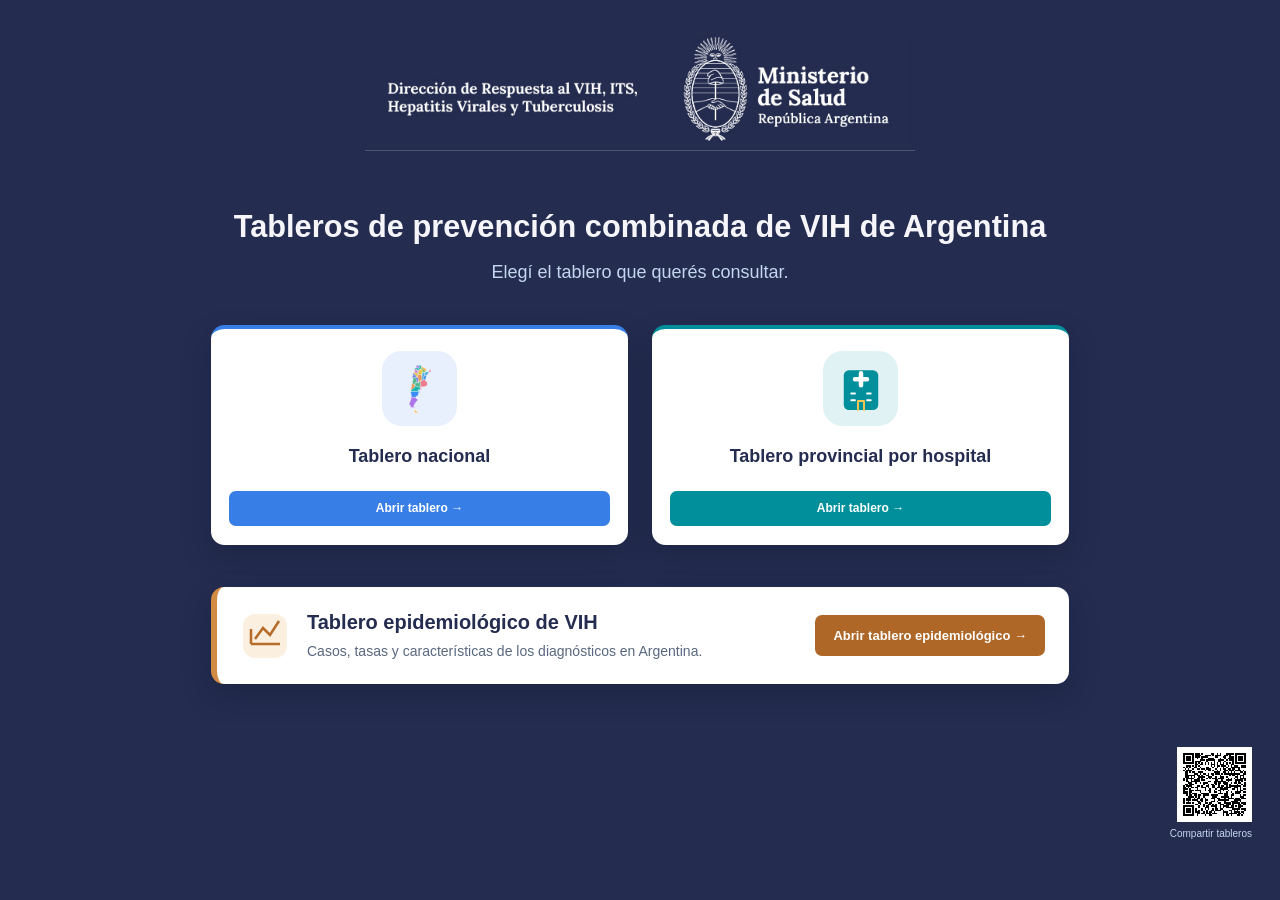
<file: index.html>
<!DOCTYPE html><html lang="es"><head><meta charset="utf-8"><meta name="viewport" content="width=device-width, initial-scale=1"><title>Tableros de prevención combinada de VIH de Argentina</title><link rel="stylesheet" href="recursos/portal.css?v=3171f3c2d4ed"></head><body><main><div class="marca-portal"><img src="recursos/logo-institucional.jpg" width="1167" height="158" alt="Dirección de Respuesta al VIH, ITS, Hepatitis Virales y Tuberculosis. Ministerio de Salud de la República Argentina."></div><h1>Tableros de prevención combinada de VIH de Argentina</h1><p class="introduccion">Elegí el tablero que querés consultar.</p><div class="grilla"><section class="tarjeta"><div class="icono" aria-hidden="true"><svg viewBox="0 0 72 72" fill="none" stroke="white" stroke-width="2.5" stroke-linecap="round" stroke-linejoin="round"><path d="M43.90,21.50L43.90,21.50L43.90,21.50L43.87,21.58L43.87,21.65L43.88,21.87L43.91,21.98L43.93,22.16L43.94,22.20L43.98,22.26L43.99,22.29L43.98,22.32L43.96,22.39L43.96,22.43L43.97,22.50L43.98,22.55L43.96,22.57L43.91,22.61L43.89,22.62L43.86,22.63L43.84,22.63L43.63,22.59L43.58,22.61L43.57,22.62L43.56,22.64L43.56,22.65L43.59,22.67L43.59,22.68L43.58,22.70L43.58,22.72L43.58,22.75L43.56,22.83L43.56,22.86L43.58,22.94L43.59,22.98L43.57,23.00L43.55,23.01L43.52,23.04L43.48,23.10L43.45,23.17L43.43,23.24L43.42,23.32L43.41,23.39L43.42,23.47L43.42,23.49L43.40,23.52L43.39,23.65L43.39,23.69L43.40,23.76L43.43,23.82L43.51,23.93L43.52,23.96L43.53,24.00L43.53,24.08L43.55,24.17L43.55,24.19L43.54,24.21L43.54,24.22L43.46,24.24L43.33,24.30L43.26,24.29L43.20,24.26L43.05,24.13L43.02,24.12L42.95,24.10L42.93,24.08L42.85,24.01L42.74,23.95L42.72,23.93L42.69,23.91L42.65,23.90L42.50,23.91L42.48,23.90L42.47,23.89L42.47,23.88L42.46,23.87L42.46,23.87L42.45,23.85L42.44,23.85L42.43,23.85L42.42,23.85L42.41,23.86L42.41,23.86L42.40,23.85L42.38,23.85L42.38,23.84L42.37,23.84L42.36,23.82L42.36,23.77L42.36,23.75L42.35,23.72L42.34,23.72L42.33,23.72L42.31,23.73L42.30,23.73L42.29,23.75L42.29,23.75L42.16,23.75L42.09,23.71L42.03,23.65L41.97,23.60L41.89,23.63L41.85,23.64L41.80,23.63L41.61,23.53L41.59,23.51L41.53,23.42L41.50,23.39L41.48,23.37L41.41,23.34L41.38,23.33L41.35,23.32L41.10,23.15L40.92,22.95L40.85,22.91L40.80,22.88L40.77,22.85L40.76,22.84L40.74,22.81L40.72,22.78L40.70,22.76L40.69,22.76L40.67,22.75L40.64,22.74L40.55,22.67L40.47,22.57L40.46,22.55L40.42,22.43L40.42,22.42L40.41,22.41L40.40,22.40L40.39,22.40L40.37,22.36L40.29,22.19L40.27,22.13L40.26,22.06L40.25,21.90L40.24,21.87L40.22,21.84L40.17,21.76L40.16,21.73L40.15,21.70L40.16,21.66L40.20,21.56L40.21,21.52L40.21,21.48L40.21,21.38L40.21,21.34L40.22,21.31L40.25,21.21L40.25,21.17L40.25,21.13L40.24,21.03L40.24,21.00L40.25,20.97L40.30,20.88L40.31,20.85L40.30,20.81L40.29,20.78L40.24,20.72L40.23,20.68L40.22,20.64L40.22,20.60L40.24,20.56L40.28,20.50L40.29,20.48L40.30,20.46L40.30,20.41L40.32,20.36L40.33,20.33L40.32,20.31L40.32,20.31L40.33,20.30L40.33,20.30L40.32,20.29L40.32,20.27L40.32,20.26L40.33,20.24L40.34,20.23L40.35,20.23L40.39,20.22L40.42,20.21L40.45,20.22L40.55,20.22L40.58,20.21L40.61,20.20L40.64,20.19L40.67,20.17L40.72,20.13L40.76,20.08L40.83,19.97L40.87,19.93L40.89,19.90L40.90,19.88L40.92,19.86L40.94,19.85L40.95,19.85L40.97,19.82L40.97,19.81L40.99,19.80L41.00,19.80L41.02,19.79L41.03,19.78L41.04,19.78L41.06,19.72L41.12,19.65L41.13,19.63L41.14,19.62L41.18,19.48L41.20,19.46L41.26,19.40L41.27,19.38L41.36,19.22L41.45,19.09L41.51,18.98L41.57,18.89L41.60,18.84L41.68,18.73L41.77,18.57L41.78,18.54L41.78,18.44L41.79,18.41L41.82,18.33L41.82,18.30L41.83,18.20L41.83,18.14L41.84,18.11L41.83,18.08L41.79,18.00L41.78,17.98L41.77,17.90L41.89,17.89L41.90,17.89L42.00,17.85L42.01,17.85L42.01,17.85L42.02,17.85L42.06,17.87L42.07,17.87L42.17,17.84L42.24,17.86L42.38,17.91L42.49,17.84L42.52,17.82L42.53,17.80L42.59,17.75L42.67,17.70L42.70,17.68L42.73,17.67L42.77,17.68L42.85,17.71L42.90,17.71L42.91,17.71L43.03,17.69L43.06,17.68L43.09,17.66L43.27,17.59L43.31,17.58L43.33,17.59L43.35,17.59L43.37,17.60L43.40,17.63L43.41,17.63L43.43,17.64L43.46,17.64L43.53,17.64L43.81,17.72L43.86,17.76L43.87,17.77L43.87,17.78L43.89,17.82L43.91,17.86L43.94,17.90L44.02,17.99L44.09,18.04L44.11,18.07L44.12,18.09L44.13,18.17L44.14,18.21L44.20,18.33L44.21,18.35L44.38,18.53L44.46,18.59L44.47,18.59L44.47,18.59L44.48,18.64L44.48,18.67L44.49,18.71L44.49,18.78L44.49,18.80L44.48,18.84L44.47,18.86L44.45,18.87L44.42,18.87L44.36,18.88L44.33,18.90L44.32,18.93L44.33,18.95L44.39,19.04L44.40,19.12L44.37,19.18L44.34,19.24L44.32,19.31L44.33,19.39L44.33,19.43L44.31,19.45L44.28,19.52L44.27,19.53L44.25,19.55L44.24,19.56L44.23,19.59L44.22,19.67L44.20,19.70L44.18,19.72L44.13,19.76L44.10,19.78L44.08,19.83L44.12,19.88L44.13,19.89L44.17,19.92L44.21,19.97L44.22,20.04L44.21,20.12L44.12,20.38L44.10,20.41L44.07,20.42L44.00,20.44L43.97,20.45L43.94,20.47L43.90,20.51L43.90,20.55L43.91,20.58L43.96,20.64L43.97,20.69L43.98,20.76L43.97,20.84L43.96,20.91L43.93,20.96L43.92,20.99L43.94,21.03L44.03,21.17L44.05,21.22L44.04,21.27L43.95,21.40L43.91,21.48L43.90,21.50L43.90,21.50Z" fill="#3c8cf5" stroke="#fff" stroke-width="0.45" fill-rule="evenodd"/><path d="M30.65,7.24L30.70,7.08L30.70,7.08L30.74,7.12L30.75,7.13L30.76,7.13L30.80,7.14L30.80,7.15L30.81,7.16L30.84,7.20L30.85,7.20L30.86,7.21L30.87,7.22L30.88,7.22L30.91,7.22L30.93,7.23L30.94,7.23L30.95,7.24L30.96,7.25L31.00,7.30L31.07,7.36L31.07,7.37L31.08,7.40L31.08,7.41L31.09,7.42L31.10,7.42L31.12,7.42L31.13,7.42L31.14,7.42L31.14,7.43L31.15,7.44L31.16,7.47L31.16,7.48L31.17,7.48L31.22,7.53L31.24,7.57L31.25,7.58L31.28,7.60L31.39,7.65L31.40,7.66L31.46,7.72L31.51,7.79L31.54,7.82L31.59,7.85L31.64,7.87L31.70,7.89L31.79,7.88L31.84,7.86L31.92,7.75L31.93,7.74L31.95,7.74L31.96,7.73L31.97,7.71L31.98,7.66L31.99,7.63L32.00,7.61L32.01,7.59L32.01,7.57L32.02,7.52L32.01,7.46L32.03,7.30L32.04,7.15L32.03,7.06L32.02,7.02L31.98,6.91L31.97,6.89L31.94,6.80L31.93,6.78L31.93,6.74L31.94,6.70L31.97,6.53L31.98,6.52L31.99,6.51L31.99,6.51L32.00,6.50L32.01,6.50L32.03,6.50L32.04,6.50L32.11,6.53L32.15,6.53L32.19,6.57L32.22,6.58L32.24,6.58L32.25,6.58L32.26,6.58L32.27,6.58L32.28,6.58L32.48,6.71L32.53,6.75L32.54,6.76L32.54,6.78L32.55,6.79L32.55,6.80L32.54,6.86L32.54,6.89L32.54,6.97L32.53,7.00L32.53,7.01L32.53,7.01L32.54,7.05L32.54,7.06L32.54,7.06L32.52,7.09L32.51,7.10L32.50,7.13L32.49,7.14L32.49,7.15L32.49,7.26L32.49,7.27L32.49,7.28L32.50,7.28L32.51,7.29L32.51,7.29L32.52,7.29L32.52,7.32L32.52,7.33L32.53,7.33L32.53,7.34L32.53,7.34L32.54,7.35L32.53,7.36L32.53,7.38L32.52,7.39L32.53,7.41L32.55,7.45L32.57,7.47L32.58,7.49L32.58,7.49L32.59,7.50L32.61,7.50L32.62,7.49L32.62,7.49L32.63,7.48L32.63,7.48L32.64,7.47L32.65,7.47L32.66,7.47L32.67,7.47L32.68,7.48L32.70,7.49L32.75,7.54L32.77,7.56L32.78,7.57L32.85,7.60L32.88,7.63L32.88,7.68L32.88,7.75L32.89,7.78L32.94,7.87L33.08,8.06L33.11,8.12L33.13,8.15L33.14,8.16L33.15,8.17L33.20,8.19L33.21,8.20L33.23,8.19L33.24,8.19L33.25,8.18L33.26,8.18L33.26,8.18L33.27,8.17L33.28,8.17L33.29,8.18L33.30,8.18L33.31,8.19L33.34,8.22L33.36,8.24L33.39,8.25L33.43,8.25L33.44,8.25L33.46,8.26L33.52,8.29L33.58,8.31L33.62,8.30L33.63,8.29L33.67,8.27L33.73,8.23L33.74,8.23L33.74,8.23L33.75,8.24L33.75,8.25L33.76,8.26L33.76,8.27L33.77,8.27L33.89,8.38L33.94,8.41L34.08,8.46L34.10,8.46L34.11,8.46L34.11,8.46L34.12,8.46L34.13,8.45L34.19,8.29L34.21,8.26L34.23,8.23L34.25,8.24L34.53,8.48L34.54,8.49L34.55,8.48L34.55,8.48L34.56,8.47L34.57,8.46L34.58,8.44L34.59,8.40L34.61,8.37L34.63,8.34L34.71,8.27L34.78,8.25L34.79,8.25L34.80,8.24L34.82,8.20L34.83,8.20L34.83,8.19L34.85,8.18L34.86,8.18L34.89,8.18L34.90,8.18L34.90,8.18L34.92,8.17L34.95,8.17L34.96,8.17L34.97,8.17L34.98,8.17L34.99,8.16L35.01,8.15L35.05,8.10L35.13,7.98L35.18,7.89L35.21,7.82L35.21,7.80L35.18,6.77L35.17,6.75L35.17,6.73L35.14,6.72L35.12,6.72L34.94,6.71L34.92,6.72L34.91,6.72L34.90,6.74L34.87,6.77L34.86,6.78L34.85,6.85L34.84,6.87L34.80,6.90L34.76,6.87L34.75,6.86L34.75,6.85L34.74,6.84L34.71,6.80L34.69,6.77L34.68,6.76L34.65,6.74L34.63,6.72L34.58,6.69L34.53,6.68L34.52,6.67L34.51,6.67L34.51,6.66L34.49,6.65L34.48,6.63L34.47,6.63L34.45,6.63L34.43,6.64L34.36,6.65L34.35,6.65L34.34,6.66L34.31,6.69L34.30,6.70L34.30,6.70L34.29,6.71L34.28,6.71L34.25,6.71L34.21,6.70L34.19,6.70L34.17,6.70L34.17,6.70L34.16,6.69L34.16,6.67L34.15,6.62L34.15,6.61L34.14,6.59L34.09,6.50L34.08,6.45L34.05,6.40L34.04,6.39L33.99,6.36L33.98,6.36L33.95,6.35L33.94,6.35L33.93,6.34L33.93,6.33L33.93,6.33L33.92,6.32L33.92,6.31L33.92,6.29L33.93,6.27L33.95,6.17L33.97,6.03L33.97,5.99L33.97,5.98L33.96,5.97L33.96,5.96L33.95,5.94L33.93,5.92L33.91,5.91L33.90,5.90L33.86,5.90L33.74,5.89L33.72,5.89L33.70,5.88L33.67,5.86L33.65,5.83L33.65,5.83L33.64,5.81L33.61,5.71L33.61,5.69L33.60,5.67L33.59,5.67L33.57,5.52L33.57,5.51L33.57,5.49L33.57,5.47L33.57,5.44L33.57,5.41L33.57,5.39L33.60,5.34L33.59,5.33L33.54,5.28L33.53,5.27L33.51,5.28L33.49,5.28L33.49,5.27L33.48,5.26L33.49,5.19L33.49,5.15L33.49,5.14L33.50,5.13L33.53,5.06L33.54,5.04L33.54,5.02L33.58,4.92L33.60,4.89L33.60,4.89L33.63,4.85L33.63,4.84L33.64,4.82L33.64,4.73L33.64,4.69L33.65,4.62L33.66,4.60L33.68,4.57L33.70,4.54L33.70,4.52L33.71,4.49L33.95,4.49L34.23,4.55L34.33,4.61L34.39,4.62L34.40,4.62L34.43,4.61L34.44,4.61L34.45,4.61L34.48,4.62L34.51,4.64L34.54,4.65L34.57,4.66L34.59,4.67L34.62,4.72L34.64,4.74L34.65,4.77L34.65,4.79L34.64,4.82L34.62,4.84L34.61,4.88L34.63,4.90L34.66,4.92L34.68,4.94L34.68,4.96L34.67,4.99L34.67,5.01L34.68,5.02L34.70,5.03L34.71,5.04L34.72,5.08L34.74,5.11L34.82,5.19L34.81,5.21L34.80,5.23L34.79,5.24L34.79,5.26L34.78,5.28L34.78,5.31L34.78,5.32L34.78,5.35L34.79,5.36L34.80,5.36L34.82,5.37L34.86,5.46L34.87,5.47L34.90,5.49L34.92,5.52L34.93,5.56L34.92,5.60L34.93,5.62L34.94,5.70L34.97,5.71L34.97,5.69L35.00,5.57L35.01,5.54L35.01,5.42L35.08,5.19L35.10,5.15L35.17,5.08L35.21,5.03L35.32,4.74L35.33,4.73L35.36,4.71L35.37,4.70L35.41,4.58L35.44,4.49L35.45,4.47L35.46,4.46L35.47,4.46L35.48,4.45L35.49,4.44L35.49,4.43L35.50,4.40L35.51,4.36L35.51,4.35L35.52,4.35L35.54,4.34L35.58,4.33L35.71,4.34L35.74,4.35L35.80,4.41L35.82,4.41L35.89,4.35L35.91,4.34L35.97,4.33L36.43,4.33L36.88,4.34L36.89,4.34L37.10,4.32L37.16,4.34L37.19,4.34L37.19,4.36L37.20,4.42L37.20,4.43L37.19,4.44L37.20,4.46L37.20,4.51L37.22,4.54L37.24,4.56L37.31,4.60L37.37,4.64L37.38,4.66L37.39,4.67L37.39,4.69L37.40,4.70L37.41,4.70L37.42,4.71L37.44,4.71L37.45,4.72L37.45,4.74L37.44,4.74L37.45,4.76L37.45,4.77L37.44,4.79L37.44,4.80L37.45,4.82L37.46,4.83L37.48,4.83L37.50,4.83L37.53,4.84L37.56,4.86L37.59,4.91L37.61,4.92L37.67,4.94L37.68,4.95L37.69,4.97L37.72,5.00L37.82,5.07L37.85,5.08L37.86,5.08L37.86,6.80L37.86,7.70L37.87,8.15L36.77,9.59L36.32,10.17L35.55,10.16L35.50,10.14L35.50,10.14L35.22,10.05L35.16,10.04L35.13,10.08L34.82,10.77L34.81,10.79L34.81,10.81L34.81,10.86L34.81,10.88L34.80,10.91L34.75,11.01L34.74,11.02L34.73,11.08L34.43,11.09L34.40,11.08L34.32,11.06L34.28,11.07L34.20,11.10L34.19,11.11L34.16,11.14L34.13,11.15L34.13,11.16L34.11,11.16L34.09,11.17L34.08,11.17L34.06,11.17L34.03,11.16L33.98,11.13L33.96,11.11L33.93,11.11L33.92,11.11L33.89,11.11L33.61,11.00L33.59,10.99L33.58,10.97L33.57,10.94L33.56,10.90L33.54,10.86L33.54,10.86L33.53,10.85L33.53,10.84L33.51,10.84L33.49,10.85L33.45,10.87L33.38,10.91L33.37,10.91L33.36,10.92L33.34,10.92L33.20,10.88L33.18,10.88L33.14,10.89L33.07,10.87L33.06,10.86L33.03,10.84L33.02,10.84L33.01,10.84L33.00,10.85L33.00,10.85L32.99,10.86L32.99,10.88L32.99,10.90L32.99,10.97L32.98,11.00L32.97,11.03L32.96,11.07L32.96,11.09L32.97,11.14L32.97,11.15L32.97,11.16L32.96,11.17L32.96,11.18L32.95,11.19L32.95,11.20L32.94,11.21L32.93,11.21L32.88,11.21L32.45,11.13L32.39,11.10L32.35,11.06L32.32,11.01L32.30,11.00L32.27,10.99L32.25,10.99L32.22,10.99L32.20,11.00L32.18,11.01L32.17,11.03L32.14,11.08L32.10,11.10L32.10,11.11L32.09,11.12L32.07,11.15L32.00,11.32L32.00,11.33L31.99,11.33L31.97,11.35L31.96,11.35L31.95,11.35L31.94,11.35L31.93,11.35L31.93,11.34L31.91,11.33L31.87,11.29L31.77,11.18L31.75,11.14L31.69,11.01L31.66,10.97L31.64,10.95L31.62,10.88L31.50,10.73L31.39,10.55L31.35,10.49L31.34,10.42L31.33,10.35L31.34,10.31L31.34,10.29L31.34,10.28L31.35,10.28L31.36,10.26L31.37,10.26L31.38,10.25L31.40,10.23L31.43,10.20L31.44,10.20L31.45,10.20L31.45,10.19L31.55,10.19L31.61,10.18L31.67,10.19L31.68,10.18L31.69,10.18L31.71,10.18L31.78,10.12L31.80,10.10L31.80,10.09L31.81,10.08L31.81,10.07L31.80,10.05L31.80,10.04L31.84,9.91L31.84,9.89L31.84,9.88L31.84,9.87L31.83,9.86L31.82,9.83L31.79,9.80L31.77,9.77L31.77,9.76L31.76,9.74L31.76,9.74L31.75,9.61L31.74,9.60L31.73,9.57L31.72,9.56L31.72,9.55L31.71,9.54L31.70,9.54L31.65,9.54L29.89,9.56L28.90,9.37L28.89,9.36L28.89,9.36L28.92,9.34L28.94,9.34L28.96,9.34L29.00,9.35L29.03,9.34L29.06,9.33L29.07,9.30L29.07,9.27L29.04,9.23L29.00,9.19L28.96,9.14L28.97,9.08L28.97,9.06L28.97,9.05L28.96,9.04L28.95,9.03L28.95,9.02L28.93,9.01L28.93,9.00L28.92,9.00L28.93,8.99L28.93,8.98L28.93,8.98L28.92,8.96L28.91,8.94L28.89,8.94L28.87,8.94L28.85,8.93L28.82,8.91L28.81,8.89L28.80,8.88L28.77,8.80L28.77,8.77L28.77,8.74L28.85,8.58L28.87,8.53L28.87,8.51L28.87,8.48L28.89,8.47L28.91,8.46L28.93,8.50L28.95,8.51L28.96,8.48L28.97,8.43L29.03,8.30L29.06,8.29L29.08,8.29L29.11,8.30L29.13,8.30L29.15,8.28L29.21,8.19L29.22,8.15L29.23,8.14L29.25,8.12L29.30,8.10L29.37,8.07L29.45,8.04L29.52,8.01L29.59,7.97L29.78,7.89L29.96,7.81L30.14,7.73L30.32,7.65L30.34,7.64L30.37,7.63L30.39,7.62L30.41,7.61L30.47,7.59L30.54,7.55L30.57,7.50L30.60,7.40L30.65,7.24Z" fill="#19b5ac" stroke="#fff" stroke-width="0.45" fill-rule="evenodd"/><path d="M30.70,7.08L30.71,7.06L30.81,6.72L30.91,6.39L31.01,6.05L31.04,5.96L31.05,5.91L30.78,5.63L30.86,5.51L30.90,5.45L31.01,5.37L31.03,5.34L31.03,5.31L31.02,5.16L31.04,5.16L31.08,5.16L31.10,5.16L31.12,5.15L31.13,5.12L31.16,5.09L31.20,5.07L31.36,5.02L31.38,5.01L31.38,4.99L31.37,4.95L31.38,4.93L31.40,4.91L31.41,4.87L31.42,4.76L31.43,4.72L31.45,4.69L31.49,4.66L31.51,4.65L31.52,4.65L31.54,4.66L31.57,4.66L31.59,4.67L31.60,4.67L31.60,4.66L31.61,4.65L31.61,4.64L31.78,4.59L31.98,4.53L32.01,4.51L32.02,4.49L32.03,4.48L32.04,4.46L32.05,4.46L32.07,4.45L32.07,4.46L32.08,4.46L32.09,4.44L32.09,4.41L32.11,4.27L32.18,4.01L32.20,4.00L32.32,4.04L32.39,4.07L32.43,4.12L32.45,4.20L32.46,4.21L32.59,4.23L32.62,4.25L32.81,4.47L32.85,4.50L32.90,4.51L33.10,4.49L33.11,4.49L33.12,4.48L33.13,4.47L33.14,4.47L33.24,4.49L33.32,4.49L33.71,4.49L33.70,4.52L33.70,4.54L33.68,4.57L33.66,4.60L33.65,4.62L33.64,4.69L33.64,4.73L33.64,4.82L33.63,4.84L33.63,4.85L33.60,4.89L33.60,4.89L33.58,4.92L33.54,5.02L33.54,5.04L33.53,5.06L33.50,5.13L33.49,5.14L33.49,5.15L33.49,5.19L33.48,5.26L33.49,5.27L33.49,5.28L33.51,5.28L33.53,5.27L33.54,5.28L33.59,5.33L33.60,5.34L33.57,5.39L33.57,5.41L33.57,5.44L33.57,5.47L33.57,5.49L33.57,5.51L33.57,5.52L33.59,5.67L33.60,5.67L33.61,5.69L33.61,5.71L33.64,5.81L33.65,5.83L33.65,5.83L33.67,5.86L33.70,5.88L33.72,5.89L33.74,5.89L33.86,5.90L33.90,5.90L33.91,5.91L33.93,5.92L33.95,5.94L33.96,5.96L33.96,5.97L33.97,5.98L33.97,5.99L33.97,6.03L33.95,6.17L33.93,6.27L33.92,6.29L33.92,6.31L33.92,6.32L33.93,6.33L33.93,6.33L33.93,6.34L33.94,6.35L33.95,6.35L33.98,6.36L33.99,6.36L34.04,6.39L34.05,6.40L34.08,6.45L34.09,6.50L34.14,6.59L34.15,6.61L34.15,6.62L34.16,6.67L34.16,6.69L34.17,6.70L34.17,6.70L34.19,6.70L34.21,6.70L34.25,6.71L34.28,6.71L34.29,6.71L34.30,6.70L34.30,6.70L34.31,6.69L34.34,6.66L34.35,6.65L34.36,6.65L34.43,6.64L34.45,6.63L34.47,6.63L34.48,6.63L34.49,6.65L34.51,6.66L34.51,6.67L34.52,6.67L34.53,6.68L34.58,6.69L34.63,6.72L34.65,6.74L34.68,6.76L34.69,6.77L34.71,6.80L34.74,6.84L34.75,6.85L34.75,6.86L34.76,6.87L34.80,6.90L34.84,6.87L34.85,6.85L34.86,6.78L34.87,6.77L34.90,6.74L34.91,6.72L34.92,6.72L34.94,6.71L35.12,6.72L35.14,6.72L35.17,6.73L35.17,6.75L35.18,6.77L35.21,7.80L35.21,7.82L35.18,7.89L35.13,7.98L35.05,8.10L35.01,8.15L34.99,8.16L34.98,8.17L34.97,8.17L34.96,8.17L34.95,8.17L34.92,8.17L34.90,8.18L34.90,8.18L34.89,8.18L34.86,8.18L34.85,8.18L34.83,8.19L34.83,8.20L34.82,8.20L34.80,8.24L34.79,8.25L34.78,8.25L34.71,8.27L34.63,8.34L34.61,8.37L34.59,8.40L34.58,8.44L34.57,8.46L34.56,8.47L34.55,8.48L34.55,8.48L34.54,8.49L34.53,8.48L34.25,8.24L34.23,8.23L34.21,8.26L34.19,8.29L34.13,8.45L34.12,8.46L34.11,8.46L34.11,8.46L34.10,8.46L34.08,8.46L33.94,8.41L33.89,8.38L33.77,8.27L33.76,8.27L33.76,8.26L33.75,8.25L33.75,8.24L33.74,8.23L33.74,8.23L33.73,8.23L33.67,8.27L33.63,8.29L33.62,8.30L33.58,8.31L33.52,8.29L33.46,8.26L33.44,8.25L33.43,8.25L33.39,8.25L33.36,8.24L33.34,8.22L33.31,8.19L33.30,8.18L33.29,8.18L33.28,8.17L33.27,8.17L33.26,8.18L33.26,8.18L33.25,8.18L33.24,8.19L33.23,8.19L33.21,8.20L33.20,8.19L33.15,8.17L33.14,8.16L33.13,8.15L33.11,8.12L33.08,8.06L32.94,7.87L32.89,7.78L32.88,7.75L32.88,7.68L32.88,7.63L32.85,7.60L32.78,7.57L32.77,7.56L32.75,7.54L32.70,7.49L32.68,7.48L32.67,7.47L32.66,7.47L32.65,7.47L32.64,7.47L32.63,7.48L32.63,7.48L32.62,7.49L32.62,7.49L32.61,7.50L32.59,7.50L32.58,7.49L32.58,7.49L32.57,7.47L32.55,7.45L32.53,7.41L32.52,7.39L32.53,7.38L32.53,7.36L32.54,7.35L32.53,7.34L32.53,7.34L32.53,7.33L32.52,7.33L32.52,7.32L32.52,7.29L32.51,7.29L32.51,7.29L32.50,7.28L32.49,7.28L32.49,7.27L32.49,7.26L32.49,7.15L32.49,7.14L32.50,7.13L32.51,7.10L32.52,7.09L32.54,7.06L32.54,7.06L32.54,7.05L32.53,7.01L32.53,7.01L32.53,7.00L32.54,6.97L32.54,6.89L32.54,6.86L32.55,6.80L32.55,6.79L32.54,6.78L32.54,6.76L32.53,6.75L32.48,6.71L32.28,6.58L32.27,6.58L32.26,6.58L32.25,6.58L32.24,6.58L32.22,6.58L32.19,6.57L32.15,6.53L32.11,6.53L32.04,6.50L32.03,6.50L32.01,6.50L32.00,6.50L31.99,6.51L31.99,6.51L31.98,6.52L31.97,6.53L31.94,6.70L31.93,6.74L31.93,6.78L31.94,6.80L31.97,6.89L31.98,6.91L32.02,7.02L32.03,7.06L32.04,7.15L32.03,7.30L32.01,7.46L32.02,7.52L32.01,7.57L32.01,7.59L32.00,7.61L31.99,7.63L31.98,7.66L31.97,7.71L31.96,7.73L31.95,7.74L31.93,7.74L31.92,7.75L31.84,7.86L31.79,7.88L31.70,7.89L31.64,7.87L31.59,7.85L31.54,7.82L31.51,7.79L31.46,7.72L31.40,7.66L31.39,7.65L31.28,7.60L31.25,7.58L31.24,7.57L31.22,7.53L31.17,7.48L31.16,7.48L31.16,7.47L31.15,7.44L31.14,7.43L31.14,7.42L31.13,7.42L31.12,7.42L31.10,7.42L31.09,7.42L31.08,7.41L31.08,7.40L31.07,7.37L31.07,7.36L31.00,7.30L30.96,7.25L30.95,7.24L30.94,7.23L30.93,7.23L30.91,7.22L30.88,7.22L30.87,7.22L30.86,7.21L30.85,7.20L30.84,7.20L30.81,7.16L30.80,7.15L30.80,7.14L30.76,7.13L30.75,7.13L30.74,7.12L30.70,7.08L30.70,7.08Z" fill="#ac74eb" stroke="#fff" stroke-width="0.45" fill-rule="evenodd"/><path d="M37.86,5.08L37.91,5.09L37.93,5.09L37.94,5.10L37.94,5.10L37.94,5.11L37.94,5.13L37.95,5.14L37.96,5.14L37.97,5.14L37.97,5.15L38.01,5.18L38.02,5.21L38.01,5.24L37.99,5.27L37.99,5.29L38.01,5.30L38.04,5.32L38.06,5.32L38.07,5.32L38.08,5.33L38.08,5.34L38.07,5.38L38.07,5.40L38.10,5.41L38.08,5.45L38.09,5.46L38.11,5.47L38.12,5.48L38.13,5.50L38.13,5.51L38.17,5.56L38.18,5.57L38.18,5.58L38.19,5.60L38.20,5.60L38.20,5.61L38.21,5.62L38.23,5.63L38.23,5.63L38.24,5.65L38.25,5.67L38.28,5.70L38.31,5.73L38.33,5.79L38.35,5.81L38.35,5.83L38.34,5.87L38.35,5.87L38.35,5.88L38.37,5.91L38.42,5.97L38.58,6.07L38.60,6.08L38.63,6.13L38.65,6.14L38.68,6.16L38.69,6.18L38.71,6.19L38.72,6.21L38.72,6.23L38.72,6.26L38.73,6.29L38.75,6.30L38.77,6.31L38.79,6.32L38.81,6.35L38.82,6.36L38.84,6.36L38.91,6.36L38.93,6.37L39.01,6.45L39.02,6.46L39.04,6.46L39.06,6.46L39.06,6.47L39.05,6.49L39.05,6.51L39.07,6.52L39.09,6.56L39.10,6.57L39.13,6.57L39.16,6.58L39.18,6.59L39.20,6.60L39.22,6.62L39.23,6.63L39.25,6.63L39.29,6.63L39.38,6.68L39.39,6.70L39.40,6.72L39.42,6.74L39.45,6.75L39.46,6.76L39.49,6.79L39.50,6.80L39.51,6.80L39.54,6.80L39.55,6.80L39.57,6.81L39.59,6.83L39.61,6.85L39.64,6.86L39.66,6.88L39.66,6.91L39.66,6.95L39.64,6.97L39.66,6.99L39.68,7.03L39.72,7.05L39.74,7.08L39.76,7.11L39.76,7.13L39.77,7.14L39.79,7.18L39.81,7.19L39.85,7.22L39.91,7.21L39.96,7.23L40.01,7.27L40.05,7.30L40.08,7.30L40.13,7.30L40.21,7.30L40.22,7.30L40.25,7.33L40.27,7.33L40.34,7.33L40.35,7.33L40.37,7.34L40.39,7.35L40.41,7.35L40.41,7.36L40.43,7.41L40.44,7.42L40.49,7.42L40.52,7.43L40.57,7.47L40.66,7.48L40.71,7.48L40.72,7.48L40.74,7.49L40.77,7.52L40.78,7.53L40.80,7.53L40.84,7.53L40.96,7.55L41.07,7.54L41.10,7.54L41.17,7.51L41.20,7.51L41.23,7.51L41.75,7.86L41.81,7.92L41.83,7.96L41.84,7.97L41.86,7.97L41.89,7.98L41.92,7.99L41.95,8.00L41.96,8.01L41.97,8.02L41.99,8.03L42.02,8.05L42.05,8.07L42.06,8.08L42.07,8.09L42.07,8.10L42.08,8.11L42.11,8.13L42.17,8.18L42.18,8.20L42.21,8.25L42.24,8.28L42.28,8.30L42.30,8.32L42.32,8.33L42.34,8.33L42.35,8.34L42.36,8.35L42.37,8.36L42.43,8.38L42.47,8.41L42.51,8.43L42.56,8.46L42.59,8.47L42.62,8.47L42.63,8.47L42.64,8.48L42.67,8.51L42.68,8.52L42.73,8.53L43.01,8.75L43.04,8.75L43.12,8.76L43.14,8.76L43.15,8.77L43.16,8.78L43.17,8.78L43.17,8.80L43.18,8.80L43.50,8.87L43.53,8.88L43.55,8.90L43.59,8.95L43.68,9.06L43.69,9.07L43.69,9.08L43.70,9.09L43.72,9.10L43.74,9.10L43.75,9.09L43.77,9.07L43.81,9.03L43.84,9.01L43.86,9.01L44.00,9.10L44.01,9.13L44.03,9.13L44.13,9.18L44.14,9.18L44.18,9.17L44.19,9.18L44.20,9.19L44.21,9.21L44.21,9.23L44.23,9.23L44.35,9.23L44.38,9.24L44.40,9.26L44.46,9.34L44.49,9.35L44.53,9.38L44.55,9.40L44.60,9.50L44.62,9.54L44.67,9.57L44.67,9.57L44.71,9.69L44.71,9.71L44.78,9.76L44.80,9.78L44.82,9.80L44.83,9.82L44.84,9.85L44.82,9.99L44.81,10.02L44.79,10.03L44.77,10.04L44.76,10.05L44.75,10.09L44.74,10.10L44.72,10.10L44.67,10.09L44.67,10.10L44.66,10.14L44.66,10.15L44.64,10.16L44.63,10.16L44.62,10.16L44.60,10.16L44.57,10.17L44.55,10.19L44.52,10.24L44.53,10.25L44.54,10.26L44.55,10.27L44.57,10.27L44.55,10.29L44.53,10.32L44.50,10.34L44.47,10.35L44.45,10.36L44.46,10.39L44.48,10.45L44.46,10.47L44.45,10.48L44.43,10.49L44.40,10.51L44.37,10.52L44.37,10.53L44.37,10.54L44.41,10.56L44.41,10.57L44.40,10.59L44.39,10.60L44.34,10.65L44.33,10.67L44.40,10.69L44.40,10.71L44.38,10.74L44.21,10.86L44.16,10.89L44.06,10.93L44.05,10.94L44.04,11.00L44.02,11.03L44.01,11.05L44.00,11.04L44.00,11.03L43.98,11.02L43.97,11.02L43.97,11.04L43.99,11.06L44.01,11.07L44.04,11.09L44.04,11.11L44.01,11.13L43.98,11.14L43.95,11.15L43.94,11.16L43.94,11.19L43.95,11.24L43.95,11.27L43.94,11.29L43.89,11.38L43.88,11.40L43.88,11.42L43.92,11.46L43.92,11.47L43.89,11.49L43.89,11.50L43.89,11.53L43.88,11.55L43.87,11.58L43.88,11.61L43.89,11.62L43.92,11.64L43.93,11.65L43.94,11.68L43.95,11.68L43.94,11.69L43.92,11.71L43.91,11.72L43.91,11.74L43.92,11.75L43.93,11.76L43.93,11.78L43.92,11.79L43.91,11.79L43.86,11.78L43.85,11.78L43.85,11.78L43.84,11.80L43.83,11.83L43.83,11.96L43.82,11.96L43.81,11.97L43.79,11.97L43.77,11.97L43.77,11.99L43.78,12.01L43.79,12.02L43.77,12.04L43.75,12.04L43.72,12.03L43.69,12.04L43.68,12.07L43.69,12.10L43.72,12.12L43.73,12.14L43.71,12.16L43.68,12.16L43.68,12.16L43.65,12.15L43.64,12.14L43.64,12.13L43.64,12.13L43.64,12.12L43.64,12.11L43.64,12.10L43.63,12.10L43.62,12.10L43.61,12.10L43.59,12.10L43.58,12.10L43.57,12.10L43.55,12.10L43.52,12.08L43.52,12.07L43.51,12.06L43.50,12.03L43.50,12.02L43.49,12.01L43.41,11.95L43.39,11.93L43.39,11.92L43.39,11.91L43.38,11.89L43.38,11.88L43.37,11.87L43.37,11.86L43.36,11.85L43.35,11.84L43.24,11.78L43.21,11.74L43.19,11.71L43.18,11.70L43.17,11.70L43.16,11.69L43.15,11.69L43.13,11.69L43.12,11.69L43.11,11.69L43.10,11.68L43.06,11.63L43.04,11.60L43.04,11.60L43.03,11.59L42.97,11.56L42.95,11.55L42.93,11.54L42.89,11.50L42.88,11.47L42.87,11.45L42.83,11.41L42.80,11.38L42.76,11.35L42.69,11.33L42.65,11.31L42.59,11.29L42.58,11.28L42.54,11.24L42.53,11.23L42.52,11.21L42.51,11.20L42.49,11.20L42.48,11.20L42.48,11.21L42.47,11.21L42.46,11.22L42.46,11.22L42.45,11.23L42.44,11.24L42.43,11.25L42.42,11.26L42.39,11.26L42.36,11.28L42.35,11.28L42.34,11.29L42.32,11.29L42.31,11.28L42.27,11.27L42.26,11.27L42.25,11.27L42.24,11.27L42.23,11.27L42.23,11.27L42.21,11.26L42.20,11.25L42.17,11.21L42.17,11.19L42.17,11.18L42.17,11.18L42.17,11.17L42.16,11.15L42.15,11.13L42.14,11.11L42.13,11.10L42.13,11.06L42.13,11.04L42.13,11.03L42.12,11.02L42.11,11.01L42.07,10.99L42.05,10.99L42.04,10.99L42.01,10.99L42.00,10.99L42.00,10.99L41.96,10.97L41.95,10.97L41.94,10.97L41.92,10.98L41.91,10.98L41.90,10.97L41.86,10.95L41.83,10.94L41.82,10.94L41.81,10.94L41.80,10.94L41.79,10.95L41.78,10.94L41.77,10.94L41.77,10.94L41.76,10.92L41.76,10.91L41.76,10.89L41.76,10.85L41.75,10.74L41.72,10.74L41.72,10.74L41.71,10.73L41.61,10.59L41.55,10.54L41.52,10.52L41.50,10.51L41.49,10.50L41.48,10.50L41.48,10.48L41.48,10.47L41.48,10.45L41.48,10.44L41.47,10.43L41.47,10.43L41.46,10.42L41.41,10.39L41.37,10.37L41.36,10.36L41.35,10.35L41.34,10.33L41.33,10.32L41.32,10.31L41.30,10.30L41.26,10.29L41.25,10.29L41.24,10.29L41.24,10.28L41.23,10.26L41.23,10.25L41.23,10.24L41.22,10.23L41.20,10.22L41.18,10.22L41.17,10.22L41.16,10.21L41.14,10.20L41.12,10.19L41.11,10.19L41.10,10.19L41.09,10.19L41.08,10.18L41.07,10.17L41.07,10.17L41.06,10.17L41.05,10.17L41.04,10.18L41.03,10.19L41.02,10.18L41.01,10.18L41.01,10.16L41.00,10.15L41.00,10.14L41.00,10.13L41.00,10.12L41.00,10.11L40.99,10.10L40.96,10.07L40.95,10.05L40.95,10.04L40.95,10.02L40.94,10.01L40.94,10.01L40.93,9.98L40.92,9.98L40.93,9.97L40.93,9.97L40.94,9.96L40.94,9.95L40.94,9.94L40.94,9.94L40.94,9.93L40.93,9.91L40.93,9.91L40.93,9.91L40.93,9.90L40.92,9.90L40.90,9.89L40.86,9.89L40.85,9.89L40.85,9.88L40.84,9.86L40.84,9.85L40.84,9.84L40.84,9.83L40.83,9.82L40.78,9.80L40.77,9.79L40.77,9.78L40.77,9.77L40.78,9.76L40.78,9.75L40.78,9.74L40.76,9.71L40.75,9.69L40.74,9.68L40.73,9.68L40.70,9.66L40.68,9.65L40.65,9.62L40.64,9.60L40.62,9.57L40.60,9.54L40.59,9.52L40.57,9.48L40.55,9.45L40.55,9.44L40.53,9.43L40.51,9.43L40.50,9.42L40.49,9.42L40.47,9.43L40.46,9.43L40.45,9.42L40.42,9.40L40.41,9.40L40.40,9.39L40.34,9.38L40.33,9.37L40.32,9.36L40.31,9.34L40.29,9.33L40.25,9.30L40.24,9.30L40.15,9.24L40.11,9.23L40.10,9.22L40.05,9.17L40.01,9.14L40.00,9.13L39.99,9.13L39.97,9.12L39.77,8.94L39.76,8.94L39.75,8.94L39.75,8.94L39.73,8.95L39.73,8.95L39.72,8.95L39.70,8.94L39.68,8.91L39.67,8.90L39.66,8.89L39.66,8.87L39.66,8.86L39.67,8.85L39.68,8.83L39.68,8.83L39.67,8.81L39.61,8.73L39.60,8.71L39.60,8.69L39.61,8.67L39.60,8.66L39.60,8.66L39.58,8.65L39.57,8.65L39.53,8.58L39.52,8.57L39.51,8.57L39.49,8.56L39.44,8.54L39.41,8.54L39.34,8.53L39.33,8.53L39.30,8.53L39.25,8.51L39.24,8.50L39.23,8.51L39.21,8.51L39.20,8.51L39.17,8.50L39.16,8.49L39.09,8.43L39.07,8.40L39.01,8.35L39.00,8.33L39.00,8.33L38.99,8.31L38.99,8.30L38.99,8.29L38.99,8.29L38.98,8.28L38.97,8.28L38.96,8.27L38.95,8.27L38.93,8.28L38.92,8.28L38.91,8.28L38.89,8.27L38.88,8.27L38.87,8.28L38.87,8.28L38.86,8.28L38.85,8.27L38.80,8.17L38.79,8.15L38.79,8.14L38.78,8.12L38.76,8.11L38.73,8.09L38.69,8.05L38.68,8.05L38.66,8.04L38.64,8.04L38.61,8.04L38.55,8.02L38.52,8.02L38.51,8.02L38.50,8.01L38.45,7.96L38.38,7.93L38.37,7.91L38.36,7.90L38.36,7.89L38.36,7.89L38.35,7.88L38.34,7.87L38.33,7.85L38.32,7.85L38.31,7.84L38.29,7.84L38.18,7.82L37.86,7.70L37.86,6.80L37.86,5.08Z" fill="#ffb74d" stroke="#fff" stroke-width="0.45" fill-rule="evenodd"/><path d="M49.15,10.16L49.17,10.15L49.17,10.11L49.14,10.06L49.15,10.03L49.21,10.03L49.23,10.03L49.24,10.05L49.24,10.08L49.25,10.09L49.28,10.08L49.31,10.10L49.33,10.12L49.35,10.14L49.36,10.18L49.36,10.19L49.36,10.21L49.37,10.22L49.39,10.21L49.39,10.20L49.38,10.16L49.39,10.15L49.39,10.13L49.42,10.12L49.43,10.11L49.44,10.09L49.43,10.07L49.44,10.06L49.45,10.04L49.46,10.04L49.47,10.04L49.50,10.05L49.51,10.04L49.54,10.01L49.55,10.00L49.59,10.00L49.61,10.00L49.62,10.02L49.64,10.06L49.65,10.07L49.66,10.06L49.67,10.04L49.68,10.04L49.69,10.04L49.72,10.04L49.75,10.04L49.74,10.01L49.71,9.96L49.72,9.96L49.74,9.96L49.76,9.97L49.78,9.97L49.80,9.96L49.84,9.91L49.85,9.91L49.85,9.90L49.86,9.91L49.87,9.91L49.86,9.94L49.85,9.97L49.84,10.00L49.84,10.03L49.85,10.04L49.86,10.06L49.88,10.07L49.89,10.07L49.90,10.06L49.90,10.04L49.89,10.02L49.89,10.01L49.90,9.99L49.92,10.00L49.94,10.03L49.96,10.02L49.97,10.02L49.98,10.01L50.00,10.02L50.03,10.03L50.04,10.06L50.05,10.08L50.06,10.12L50.07,10.16L50.10,10.16L50.15,10.12L50.17,10.14L50.19,10.17L50.20,10.23L50.20,10.24L50.19,10.26L50.19,10.27L50.19,10.29L50.20,10.31L50.23,10.34L50.24,10.35L50.26,10.38L50.26,10.41L50.25,10.51L50.27,10.59L50.27,10.61L50.27,10.62L50.26,10.64L50.27,10.66L50.28,10.68L50.33,10.72L50.33,10.72L50.33,10.72L50.37,10.77L50.38,10.82L50.39,10.87L50.41,10.93L50.48,11.03L50.51,11.08L50.52,11.14L50.50,11.20L50.44,11.28L50.42,11.33L50.44,11.48L50.44,11.53L50.44,11.53L50.42,11.55L50.41,11.56L50.41,11.58L50.41,11.59L50.41,11.61L50.42,11.62L50.42,11.61L50.42,11.64L50.40,11.70L50.40,11.73L50.41,11.79L50.40,11.82L50.39,11.85L50.38,11.86L50.37,11.86L50.36,11.87L50.35,11.88L50.36,11.90L50.37,11.91L50.38,11.92L50.39,11.92L50.39,11.94L50.38,11.96L50.38,11.98L50.39,11.98L50.41,11.98L50.41,11.99L50.43,12.05L50.44,12.14L50.44,12.19L50.42,12.25L50.36,12.39L50.35,12.40L50.34,12.41L50.32,12.41L50.31,12.41L50.31,12.44L50.31,12.48L50.31,12.50L50.30,12.52L50.28,12.53L50.27,12.54L50.27,12.55L50.29,12.57L50.29,12.58L50.27,12.61L50.25,12.62L50.24,12.61L50.23,12.58L50.21,12.56L50.19,12.55L50.18,12.56L50.17,12.61L50.16,12.63L50.13,12.62L50.11,12.61L50.09,12.59L50.08,12.60L50.07,12.62L50.08,12.65L50.08,12.66L50.05,12.67L50.04,12.67L50.03,12.66L50.03,12.66L50.02,12.66L50.01,12.67L50.00,12.70L49.89,12.82L49.84,12.82L49.79,12.81L49.80,12.77L49.78,12.76L49.76,12.75L49.75,12.78L49.70,12.89L49.70,12.90L49.69,12.91L49.69,12.93L49.69,12.96L49.69,12.97L49.67,12.98L49.66,12.98L49.64,12.99L49.64,13.00L49.63,13.02L49.62,13.03L49.61,13.05L49.60,13.05L49.58,13.05L49.55,13.04L49.54,13.02L49.52,13.00L49.52,13.05L49.52,13.07L49.51,13.08L49.49,13.09L49.48,13.10L49.48,13.08L49.47,13.04L49.46,13.02L49.43,13.02L49.37,13.02L49.35,13.03L49.35,13.04L49.37,13.08L49.37,13.10L49.34,13.12L49.25,13.15L49.23,13.15L49.22,13.14L49.21,13.13L49.20,13.10L49.19,13.10L49.18,13.10L49.17,13.09L49.16,13.09L49.15,13.10L49.14,13.12L49.13,13.14L49.13,13.17L49.11,13.20L49.09,13.21L49.07,13.21L49.07,13.18L49.06,13.18L49.05,13.18L49.04,13.19L49.04,13.20L49.04,13.23L49.04,13.24L49.03,13.25L49.02,13.25L49.00,13.26L48.97,13.25L48.96,13.25L48.89,13.28L48.89,13.27L48.88,13.27L48.87,13.26L48.87,13.25L48.87,13.25L48.87,13.24L48.87,13.23L48.88,13.23L48.87,13.21L48.85,13.21L48.83,13.23L48.82,13.24L48.81,13.28L48.80,13.32L48.79,13.35L48.76,13.37L48.73,13.37L48.71,13.37L48.72,13.44L48.71,13.51L48.70,13.54L48.69,13.56L48.66,13.57L48.59,13.64L48.55,13.65L48.52,13.64L48.50,13.62L48.47,13.62L48.45,13.63L48.46,13.66L48.51,13.70L48.53,13.73L48.52,13.75L48.50,13.75L48.47,13.73L48.45,13.74L48.42,13.74L48.41,13.74L48.40,13.75L48.39,13.80L48.36,13.79L48.33,13.76L48.31,13.75L48.28,13.76L48.26,13.79L48.24,13.82L48.19,13.86L48.17,13.87L48.16,13.86L48.12,13.85L48.11,13.85L48.08,13.88L48.08,13.91L48.07,13.93L48.04,13.95L48.03,13.95L48.02,13.95L48.01,13.96L48.01,13.97L48.01,14.01L48.01,14.02L48.00,14.03L47.93,14.11L47.92,14.12L47.89,14.13L47.87,14.14L47.86,14.13L47.86,14.12L47.85,14.12L47.83,14.12L47.82,14.13L47.81,14.17L47.80,14.18L47.78,14.19L47.77,14.20L47.77,14.21L47.76,14.23L47.76,14.23L47.74,14.24L47.72,14.23L47.72,14.22L47.72,14.21L47.72,14.19L47.68,14.19L47.67,14.21L47.66,14.23L47.66,14.23L47.65,14.23L47.54,14.15L47.49,14.10L47.47,14.08L47.46,14.06L47.45,14.04L47.45,14.02L47.44,13.99L47.44,13.99L47.44,13.97L47.42,13.95L47.41,13.93L47.36,13.88L47.35,13.86L47.34,13.84L47.33,13.76L47.32,13.64L47.31,13.59L47.29,13.53L47.08,13.09L47.08,13.07L47.08,13.04L47.08,13.02L47.09,13.00L47.11,12.94L47.11,12.94L47.12,12.93L47.16,12.90L47.16,12.89L47.16,12.89L47.20,12.89L47.23,12.89L47.26,12.90L47.28,12.93L47.31,12.99L47.32,13.01L47.34,13.02L47.38,13.03L47.46,13.08L47.52,13.03L47.57,12.97L47.61,12.94L47.65,12.93L47.68,12.92L47.70,12.89L47.72,12.85L47.72,12.83L47.71,12.82L47.71,12.80L47.73,12.77L47.74,12.75L47.73,12.74L47.73,12.72L47.69,12.65L47.69,12.62L47.73,12.62L47.76,12.60L47.76,12.57L47.77,12.54L47.79,12.51L47.82,12.51L47.86,12.51L47.89,12.51L47.91,12.48L47.91,12.41L47.92,12.38L47.94,12.34L47.96,12.32L47.99,12.30L48.02,12.29L48.08,12.28L48.16,12.24L48.19,12.24L48.22,12.26L48.25,12.27L48.27,12.28L48.33,12.28L48.36,12.27L48.39,12.26L48.39,12.22L48.37,12.16L48.38,12.13L48.48,12.03L48.51,12.02L48.58,12.01L48.60,12.00L48.62,11.98L48.64,11.95L48.65,11.93L48.67,11.85L48.68,11.82L48.71,11.79L48.74,11.79L48.81,11.79L48.82,11.79L48.82,11.80L48.83,11.80L48.85,11.80L48.87,11.77L48.88,11.73L48.88,11.69L48.89,11.66L48.88,11.63L48.87,11.60L48.87,11.58L48.89,11.55L48.91,11.52L48.95,11.49L48.99,11.44L49.01,11.42L49.01,11.39L49.03,11.29L49.03,11.28L49.03,11.27L49.06,11.22L49.06,11.15L49.05,11.12L49.05,11.11L49.05,11.10L49.07,11.08L49.08,11.06L49.09,11.04L49.09,11.02L49.06,10.99L49.06,10.96L49.09,10.86L49.09,10.82L49.07,10.77L49.06,10.72L49.06,10.70L49.06,10.69L49.07,10.67L49.08,10.67L49.11,10.66L49.13,10.66L49.14,10.63L49.14,10.60L49.13,10.53L49.13,10.50L49.15,10.48L49.16,10.45L49.17,10.41L49.16,10.39L49.12,10.35L49.12,10.33L49.11,10.30L49.09,10.22L49.09,10.17L49.10,10.16L49.15,10.16Z" fill="#ef7c8e" stroke="#fff" stroke-width="0.45" fill-rule="evenodd"/><path d="M43.68,12.16L43.64,12.17L43.63,12.18L43.62,12.20L43.58,12.22L43.52,12.23L43.50,12.25L43.49,12.27L43.49,12.29L43.51,12.31L43.50,12.33L43.47,12.37L43.46,12.39L43.45,12.40L43.45,12.41L43.45,12.44L43.44,12.45L43.43,12.45L43.43,12.45L43.42,12.44L43.42,12.44L43.42,12.43L43.42,12.42L43.41,12.41L43.41,12.41L43.40,12.42L43.39,12.43L43.38,12.44L43.37,12.45L43.37,12.47L43.37,12.50L43.37,12.52L43.37,12.54L43.29,12.55L43.26,12.57L43.24,12.61L43.23,12.65L43.24,12.67L43.26,12.69L43.30,12.72L43.31,12.75L43.32,12.79L43.31,12.87L43.31,12.87L43.29,12.87L43.25,12.88L43.23,12.89L43.18,12.94L43.08,13.01L43.07,13.02L43.06,13.03L42.91,13.13L42.90,13.14L42.89,13.20L42.90,13.22L42.90,13.25L42.91,13.28L42.95,13.35L42.97,13.41L42.99,13.47L43.00,13.53L43.00,13.59L43.00,13.62L42.97,13.70L42.96,13.73L42.96,13.76L42.96,13.82L42.96,13.86L42.93,13.99L41.86,14.00L41.21,13.99L40.19,14.00L38.78,14.00L38.78,13.68L38.78,12.01L38.78,11.14L38.78,10.96L38.76,10.31L38.72,10.17L36.32,10.17L36.77,9.59L37.87,8.15L37.86,7.70L38.18,7.82L38.29,7.84L38.31,7.84L38.32,7.85L38.33,7.85L38.34,7.87L38.35,7.88L38.36,7.89L38.36,7.89L38.36,7.90L38.37,7.91L38.38,7.93L38.45,7.96L38.50,8.01L38.51,8.02L38.52,8.02L38.55,8.02L38.61,8.04L38.64,8.04L38.66,8.04L38.68,8.05L38.69,8.05L38.73,8.09L38.76,8.11L38.78,8.12L38.79,8.14L38.79,8.15L38.80,8.17L38.85,8.27L38.86,8.28L38.87,8.28L38.87,8.28L38.88,8.27L38.89,8.27L38.91,8.28L38.92,8.28L38.93,8.28L38.95,8.27L38.96,8.27L38.97,8.28L38.98,8.28L38.99,8.29L38.99,8.29L38.99,8.30L38.99,8.31L39.00,8.33L39.00,8.33L39.01,8.35L39.07,8.40L39.09,8.43L39.16,8.49L39.17,8.50L39.20,8.51L39.21,8.51L39.23,8.51L39.24,8.50L39.25,8.51L39.30,8.53L39.33,8.53L39.34,8.53L39.41,8.54L39.44,8.54L39.49,8.56L39.51,8.57L39.52,8.57L39.53,8.58L39.57,8.65L39.58,8.65L39.60,8.66L39.60,8.66L39.61,8.67L39.60,8.69L39.60,8.71L39.61,8.73L39.67,8.81L39.68,8.83L39.68,8.83L39.67,8.85L39.66,8.86L39.66,8.87L39.66,8.89L39.67,8.90L39.68,8.91L39.70,8.94L39.72,8.95L39.73,8.95L39.73,8.95L39.75,8.94L39.75,8.94L39.76,8.94L39.77,8.94L39.97,9.12L39.99,9.13L40.00,9.13L40.01,9.14L40.05,9.17L40.10,9.22L40.11,9.23L40.15,9.24L40.24,9.30L40.25,9.30L40.29,9.33L40.31,9.34L40.32,9.36L40.33,9.37L40.34,9.38L40.40,9.39L40.41,9.40L40.42,9.40L40.45,9.42L40.46,9.43L40.47,9.43L40.49,9.42L40.50,9.42L40.51,9.43L40.53,9.43L40.55,9.44L40.55,9.45L40.57,9.48L40.59,9.52L40.60,9.54L40.62,9.57L40.64,9.60L40.65,9.62L40.68,9.65L40.70,9.66L40.73,9.68L40.74,9.68L40.75,9.69L40.76,9.71L40.78,9.74L40.78,9.75L40.78,9.76L40.77,9.77L40.77,9.78L40.77,9.79L40.78,9.80L40.83,9.82L40.84,9.83L40.84,9.84L40.84,9.85L40.84,9.86L40.85,9.88L40.85,9.89L40.86,9.89L40.90,9.89L40.92,9.90L40.93,9.90L40.93,9.91L40.93,9.91L40.93,9.91L40.94,9.93L40.94,9.94L40.94,9.94L40.94,9.95L40.94,9.96L40.93,9.97L40.93,9.97L40.92,9.98L40.93,9.98L40.94,10.01L40.94,10.01L40.95,10.02L40.95,10.04L40.95,10.05L40.96,10.07L40.99,10.10L41.00,10.11L41.00,10.12L41.00,10.13L41.00,10.14L41.00,10.15L41.01,10.16L41.01,10.18L41.02,10.18L41.03,10.19L41.04,10.18L41.05,10.17L41.06,10.17L41.07,10.17L41.07,10.17L41.08,10.18L41.09,10.19L41.10,10.19L41.11,10.19L41.12,10.19L41.14,10.20L41.16,10.21L41.17,10.22L41.18,10.22L41.20,10.22L41.22,10.23L41.23,10.24L41.23,10.25L41.23,10.26L41.24,10.28L41.24,10.29L41.25,10.29L41.26,10.29L41.30,10.30L41.32,10.31L41.33,10.32L41.34,10.33L41.35,10.35L41.36,10.36L41.37,10.37L41.41,10.39L41.46,10.42L41.47,10.43L41.47,10.43L41.48,10.44L41.48,10.45L41.48,10.47L41.48,10.48L41.48,10.50L41.49,10.50L41.50,10.51L41.52,10.52L41.55,10.54L41.61,10.59L41.71,10.73L41.72,10.74L41.72,10.74L41.75,10.74L41.76,10.85L41.76,10.89L41.76,10.91L41.76,10.92L41.77,10.94L41.77,10.94L41.78,10.94L41.79,10.95L41.80,10.94L41.81,10.94L41.82,10.94L41.83,10.94L41.86,10.95L41.90,10.97L41.91,10.98L41.92,10.98L41.94,10.97L41.95,10.97L41.96,10.97L42.00,10.99L42.00,10.99L42.01,10.99L42.04,10.99L42.05,10.99L42.07,10.99L42.11,11.01L42.12,11.02L42.13,11.03L42.13,11.04L42.13,11.06L42.13,11.10L42.14,11.11L42.15,11.13L42.16,11.15L42.17,11.17L42.17,11.18L42.17,11.18L42.17,11.19L42.17,11.21L42.20,11.25L42.21,11.26L42.23,11.27L42.23,11.27L42.24,11.27L42.25,11.27L42.26,11.27L42.27,11.27L42.31,11.28L42.32,11.29L42.34,11.29L42.35,11.28L42.36,11.28L42.39,11.26L42.42,11.26L42.43,11.25L42.44,11.24L42.45,11.23L42.46,11.22L42.46,11.22L42.47,11.21L42.48,11.21L42.48,11.20L42.49,11.20L42.51,11.20L42.52,11.21L42.53,11.23L42.54,11.24L42.58,11.28L42.59,11.29L42.65,11.31L42.69,11.33L42.76,11.35L42.80,11.38L42.83,11.41L42.87,11.45L42.88,11.47L42.89,11.50L42.93,11.54L42.95,11.55L42.97,11.56L43.03,11.59L43.04,11.60L43.04,11.60L43.06,11.63L43.10,11.68L43.11,11.69L43.12,11.69L43.13,11.69L43.15,11.69L43.16,11.69L43.17,11.70L43.18,11.70L43.19,11.71L43.21,11.74L43.24,11.78L43.35,11.84L43.36,11.85L43.37,11.86L43.37,11.87L43.38,11.88L43.38,11.89L43.39,11.91L43.39,11.92L43.39,11.93L43.41,11.95L43.49,12.01L43.50,12.02L43.50,12.03L43.51,12.06L43.52,12.07L43.52,12.08L43.55,12.10L43.57,12.10L43.58,12.10L43.59,12.10L43.61,12.10L43.62,12.10L43.63,12.10L43.64,12.10L43.64,12.11L43.64,12.12L43.64,12.13L43.64,12.13L43.64,12.14L43.65,12.15L43.68,12.16L43.68,12.16Z" fill="#86bd53" stroke="#fff" stroke-width="0.45" fill-rule="evenodd"/><path d="M43.84,12.77L44.00,12.79L44.02,12.79L44.11,12.77L44.16,12.78L44.16,12.78L44.19,12.78L44.27,12.80L44.27,12.80L44.32,12.82L44.34,12.82L44.40,12.84L44.40,12.84L44.46,12.86L44.47,12.86L44.61,12.89L44.63,12.90L44.63,12.90L44.87,13.02L44.89,13.03L44.90,13.03L44.94,13.03L45.08,13.01L45.12,13.01L45.13,13.01L45.16,13.02L45.17,13.03L45.20,13.05L45.21,13.06L45.22,13.07L45.24,13.08L45.30,13.10L45.30,13.10L45.32,13.10L45.36,13.14L45.37,13.14L45.39,13.15L45.39,13.15L45.42,13.15L45.43,13.15L45.49,13.16L45.54,13.14L45.68,13.06L45.73,13.04L45.79,13.04L45.79,13.04L45.84,13.06L45.93,13.15L45.98,13.18L45.98,13.18L46.04,13.17L46.11,13.11L46.18,13.09L46.21,13.08L46.31,13.10L46.31,13.10L46.37,13.17L46.40,13.22L46.43,13.26L46.48,13.29L46.52,13.31L46.52,13.31L46.57,13.30L46.60,13.26L46.62,13.21L46.65,13.17L46.67,13.14L46.69,13.11L46.70,13.07L46.69,13.02L46.70,12.99L46.73,12.97L46.77,12.96L46.81,12.94L46.86,12.88L46.89,12.86L46.93,12.84L46.96,12.84L47.00,12.85L47.00,12.85L47.10,12.89L47.13,12.90L47.16,12.89L47.16,12.90L47.12,12.93L47.11,12.94L47.11,12.94L47.09,13.00L47.08,13.02L47.08,13.04L47.08,13.07L47.08,13.09L47.29,13.53L47.31,13.59L47.32,13.64L47.33,13.76L47.34,13.84L47.35,13.86L47.36,13.88L47.41,13.93L47.42,13.95L47.44,13.97L47.44,13.99L47.44,13.99L47.45,14.02L47.45,14.04L47.46,14.06L47.47,14.08L47.49,14.10L47.54,14.15L47.65,14.23L47.66,14.23L47.66,14.23L47.66,14.24L47.64,14.25L47.63,14.26L47.57,14.32L47.47,14.35L47.44,14.38L47.45,14.42L47.46,14.43L47.52,14.46L47.54,14.47L47.56,14.47L47.58,14.49L47.60,14.53L47.58,14.61L47.57,14.64L47.55,14.66L47.54,14.67L47.52,14.66L47.52,14.63L47.49,14.60L47.44,14.59L47.38,14.58L47.34,14.57L47.27,14.60L47.24,14.62L47.25,14.65L47.26,14.67L47.26,14.74L47.26,14.76L47.25,14.76L47.24,14.77L47.22,14.78L47.18,14.78L47.14,14.80L47.09,14.82L47.08,14.84L47.07,14.87L47.08,14.90L47.07,14.96L47.05,15.00L46.96,15.07L46.84,15.23L46.79,15.26L46.72,15.27L46.69,15.29L46.68,15.31L46.67,15.46L46.64,15.51L46.54,15.57L46.51,15.64L46.51,15.71L46.50,15.74L46.48,15.77L46.46,15.78L46.36,15.81L46.31,15.84L46.25,15.87L46.21,15.92L46.17,15.98L46.16,16.00L46.15,16.03L46.15,16.05L46.16,16.07L46.14,16.11L46.12,16.18L46.10,16.20L46.08,16.23L46.06,16.24L46.01,16.27L45.99,16.28L45.98,16.29L45.98,16.30L45.97,16.31L45.97,16.33L45.97,16.35L45.96,16.36L45.94,16.38L45.93,16.40L45.92,16.42L45.92,16.43L45.91,16.45L45.80,16.55L45.79,16.57L45.78,16.59L45.72,16.63L45.70,16.66L45.68,16.72L45.64,16.76L45.63,16.78L45.62,16.80L45.51,16.91L45.48,16.94L45.45,16.95L45.39,16.95L45.33,16.96L45.27,16.98L45.22,17.02L45.20,17.07L45.18,17.27L45.17,17.30L45.05,17.40L44.91,17.57L44.85,17.62L44.82,17.63L44.76,17.64L44.72,17.64L44.71,17.65L44.72,17.69L44.74,17.76L44.73,17.83L44.70,17.88L44.41,18.15L44.37,18.20L44.35,18.26L44.36,18.33L44.39,18.39L44.41,18.42L44.44,18.49L44.46,18.53L44.47,18.59L44.47,18.59L44.46,18.59L44.38,18.53L44.21,18.35L44.20,18.33L44.14,18.21L44.13,18.17L44.12,18.09L44.11,18.07L44.09,18.04L44.02,17.99L43.94,17.90L43.91,17.86L43.89,17.82L43.87,17.78L43.87,17.77L43.86,17.76L43.81,17.72L43.53,17.64L43.46,17.64L43.43,17.64L43.41,17.63L43.40,17.63L43.37,17.60L43.35,17.59L43.33,17.59L43.31,17.58L43.27,17.59L43.09,17.66L43.06,17.68L43.03,17.69L42.91,17.71L42.90,17.71L42.85,17.71L42.77,17.68L42.73,17.67L42.70,17.68L42.67,17.70L42.59,17.75L42.53,17.80L42.52,17.82L42.49,17.84L42.38,17.91L42.24,17.86L42.17,17.84L42.07,17.87L42.06,17.87L42.02,17.85L42.01,17.85L42.01,17.85L42.00,17.85L41.90,17.89L41.89,17.89L41.77,17.90L41.76,17.82L41.76,17.79L41.79,17.71L41.79,17.68L41.80,17.61L41.80,17.58L41.81,17.55L41.85,17.47L41.86,17.44L41.86,17.41L41.86,17.35L41.81,17.21L41.76,17.12L41.75,17.07L41.76,17.02L41.81,16.93L41.82,16.91L41.87,16.68L41.87,16.34L41.88,16.28L41.93,16.09L41.96,16.04L41.99,16.00L42.03,15.97L42.07,15.95L42.21,15.89L42.25,15.86L42.29,15.82L42.33,15.79L42.40,15.75L42.42,15.73L42.44,15.69L42.45,15.63L42.45,15.52L42.45,15.52L42.47,15.49L42.50,15.43L42.51,15.40L42.51,15.36L42.53,15.30L42.53,15.29L42.53,15.27L42.52,15.26L42.52,15.23L42.53,15.20L42.59,15.09L42.60,15.06L42.61,15.03L42.61,15.00L42.60,14.87L42.64,14.66L42.63,14.63L42.60,14.56L42.60,14.53L42.61,14.43L42.61,14.40L42.60,14.34L42.60,14.31L42.60,14.28L42.61,14.25L42.63,14.23L42.65,14.21L42.67,14.20L42.70,14.19L42.76,14.19L42.80,14.18L42.85,14.15L42.89,14.11L42.91,14.07L42.93,13.99L42.96,13.86L42.96,13.82L42.96,13.76L42.96,13.73L42.97,13.70L43.00,13.62L43.00,13.59L43.00,13.53L42.99,13.47L42.97,13.41L42.95,13.35L42.91,13.28L42.90,13.25L42.90,13.22L42.89,13.20L42.90,13.14L42.91,13.13L43.06,13.03L43.07,13.02L43.08,13.01L43.18,12.94L43.23,12.89L43.25,12.88L43.29,12.87L43.31,12.87L43.32,12.86L43.45,12.81L43.84,12.77Z" fill="#59b4de" stroke="#fff" stroke-width="0.45" fill-rule="evenodd"/><path d="M29.12,12.43L29.13,12.42L29.13,12.41L29.13,12.37L29.13,12.35L29.14,12.32L29.16,12.26L29.17,12.23L29.16,12.18L29.14,12.14L28.87,11.74L28.82,11.68L28.78,11.62L28.75,11.55L28.74,11.46L28.74,11.34L28.75,11.27L28.77,11.21L28.81,11.16L29.00,11.01L29.01,10.96L29.00,10.87L28.90,10.46L28.88,10.32L28.87,10.28L28.85,10.24L28.82,10.21L28.79,10.18L28.79,10.13L28.79,10.09L28.78,10.05L28.80,10.03L28.78,10.00L28.73,9.93L28.72,9.90L28.72,9.87L28.73,9.81L28.80,9.57L28.86,9.40L28.89,9.36L28.90,9.37L29.89,9.56L31.65,9.54L31.70,9.54L31.71,9.54L31.72,9.55L31.72,9.56L31.73,9.57L31.74,9.60L31.75,9.61L31.76,9.74L31.76,9.74L31.77,9.76L31.77,9.77L31.79,9.80L31.82,9.83L31.83,9.86L31.84,9.87L31.84,9.88L31.84,9.89L31.84,9.91L31.80,10.04L31.80,10.05L31.81,10.07L31.81,10.08L31.80,10.09L31.80,10.10L31.78,10.12L31.71,10.18L31.69,10.18L31.68,10.18L31.67,10.19L31.61,10.18L31.55,10.19L31.45,10.19L31.45,10.20L31.44,10.20L31.43,10.20L31.40,10.23L31.38,10.25L31.37,10.26L31.36,10.26L31.35,10.28L31.34,10.28L31.34,10.29L31.34,10.31L31.33,10.35L31.34,10.42L31.35,10.49L31.39,10.55L31.50,10.73L31.62,10.88L31.64,10.95L31.66,10.97L31.69,11.01L31.75,11.14L31.77,11.18L31.87,11.29L31.91,11.33L31.93,11.34L31.93,11.35L31.94,11.35L31.95,11.35L31.96,11.35L31.97,11.35L31.99,11.33L32.00,11.33L32.00,11.32L32.07,11.15L32.09,11.12L32.10,11.11L32.10,11.10L32.14,11.08L32.17,11.03L32.18,11.01L32.20,11.00L32.22,10.99L32.25,10.99L32.27,10.99L32.30,11.00L32.32,11.01L32.35,11.06L32.39,11.10L32.45,11.13L32.44,11.17L32.43,11.18L32.41,11.20L32.39,11.22L32.38,11.24L32.38,11.28L32.38,11.30L32.37,11.34L32.36,11.38L32.32,11.45L32.30,11.53L32.30,11.56L32.30,11.57L32.30,11.60L32.33,11.63L32.35,11.65L32.38,11.65L32.41,11.66L32.45,11.67L32.48,11.68L32.50,11.70L32.55,11.75L32.65,11.83L32.71,11.86L32.72,11.86L32.72,11.87L32.73,11.88L32.74,11.89L32.74,11.90L32.74,11.91L32.74,11.93L32.74,11.95L32.74,11.96L32.72,12.05L32.72,12.08L32.72,12.17L32.72,12.19L32.71,12.21L32.69,12.25L32.66,12.32L32.55,12.42L32.50,12.48L32.47,12.52L32.44,12.57L32.44,12.59L32.43,12.61L32.43,12.62L32.42,12.63L32.39,12.66L32.36,12.69L32.31,12.74L32.28,12.80L32.25,12.86L32.24,12.87L32.24,12.87L32.25,12.88L32.26,12.89L32.29,12.90L32.32,12.91L32.37,12.92L32.39,12.92L32.49,12.99L32.53,12.99L32.54,12.99L32.55,13.00L32.56,13.01L32.56,13.02L32.54,13.06L32.60,13.30L32.61,13.34L32.62,13.41L32.63,13.42L32.63,13.43L32.64,13.45L32.66,13.47L32.68,13.47L32.69,13.48L32.70,13.50L32.71,13.51L32.73,13.58L32.74,13.61L32.74,13.63L32.75,13.65L32.76,13.66L32.79,13.67L32.82,13.66L32.84,13.65L32.85,13.65L32.88,13.65L32.94,13.68L32.96,13.69L32.96,13.70L32.98,13.75L32.99,13.84L33.01,13.90L33.03,13.92L33.15,14.08L33.17,14.08L33.18,14.07L33.21,13.99L33.21,13.99L33.25,13.94L33.26,13.93L33.31,13.89L33.35,13.84L33.47,13.77L33.48,13.77L33.50,13.77L33.52,13.78L33.54,13.80L33.57,13.83L33.60,13.85L33.63,13.86L33.65,13.87L33.67,13.87L33.70,13.86L33.74,13.85L33.87,14.45L33.88,14.70L33.87,14.79L33.85,14.83L33.83,14.86L33.80,14.90L33.78,14.93L33.76,14.97L33.75,14.97L33.73,14.99L33.72,14.99L33.72,15.00L33.72,15.06L33.72,15.07L33.73,15.08L33.73,15.08L33.74,15.08L33.80,15.12L33.83,15.15L33.84,15.16L33.84,15.16L33.85,15.19L33.87,15.52L33.87,15.65L33.93,16.14L34.00,16.30L34.09,16.47L34.10,16.50L34.11,16.51L34.12,16.54L34.15,16.58L34.05,16.62L34.04,16.67L34.08,17.06L34.08,17.10L34.07,17.12L33.91,17.30L33.78,17.44L33.71,17.48L33.40,17.57L33.15,17.06L33.10,16.91L33.01,16.72L32.92,16.49L32.90,16.43L32.89,16.33L32.88,16.31L32.89,16.28L32.89,16.20L32.88,16.18L32.87,16.15L32.83,16.07L32.57,15.81L32.56,15.80L32.52,15.79L32.35,15.60L32.28,15.56L32.04,15.44L32.01,15.42L32.00,15.41L31.98,15.38L31.97,15.37L31.97,15.36L31.97,15.35L31.99,15.33L31.99,15.32L32.01,15.30L32.03,15.26L32.04,15.25L32.04,15.24L32.04,15.22L32.03,15.21L32.01,15.20L31.98,15.18L31.97,15.18L31.95,15.16L31.90,15.11L31.85,15.04L31.83,15.01L31.82,14.88L31.80,14.82L31.80,14.81L31.79,14.80L31.78,14.79L31.77,14.77L31.72,14.73L31.67,14.66L31.39,14.54L31.10,14.44L31.06,14.44L31.02,14.46L31.01,14.46L31.00,14.47L30.99,14.48L30.99,14.48L30.98,14.49L30.98,14.50L30.97,14.51L30.95,14.54L30.94,14.55L30.92,14.56L30.90,14.57L30.79,14.58L30.69,14.59L30.04,14.56L29.95,14.58L29.93,14.59L29.89,14.62L29.87,14.63L29.85,14.61L29.85,14.59L29.84,14.57L29.84,14.56L29.84,14.55L29.83,14.54L29.81,14.51L29.74,14.41L29.73,14.41L29.72,14.35L29.71,14.28L29.71,14.26L29.71,14.25L29.71,14.22L29.71,14.21L29.71,14.20L29.70,14.19L29.68,14.19L29.66,14.19L29.65,14.19L29.63,14.21L29.61,14.21L29.59,14.21L29.58,14.21L29.56,14.22L29.53,14.23L29.50,14.25L29.49,14.25L29.47,14.25L29.46,14.24L29.44,14.23L29.43,14.21L29.42,14.20L29.41,14.18L29.40,14.17L29.39,14.17L29.37,14.16L29.31,14.14L29.27,14.14L29.23,14.14L29.22,14.14L29.20,14.14L29.19,14.13L29.18,14.12L29.16,14.10L29.15,14.07L29.13,14.05L29.12,14.04L29.10,14.03L29.09,14.02L29.08,14.02L29.05,14.01L29.03,14.01L29.01,14.02L29.00,14.01L28.99,14.01L28.97,14.00L28.96,13.99L28.96,13.99L28.96,13.98L28.96,13.97L28.96,13.96L28.96,13.94L28.98,13.85L28.98,13.84L28.98,13.83L28.98,13.83L28.98,13.82L28.96,13.79L28.96,13.78L28.96,13.77L28.96,13.75L28.96,13.73L28.96,13.72L28.98,13.64L28.99,13.62L28.99,13.61L28.98,13.60L28.98,13.59L28.98,13.58L28.97,13.58L28.96,13.57L28.95,13.57L28.88,13.56L28.87,13.56L28.85,13.57L28.83,13.58L28.82,13.59L28.81,13.60L28.80,13.61L28.78,13.62L28.77,13.62L28.75,13.62L28.73,13.61L28.72,13.61L28.69,13.59L28.68,13.59L28.67,13.58L28.65,13.59L28.61,13.59L28.51,13.61L28.50,13.61L28.47,13.63L28.37,13.65L27.98,13.62L27.96,13.62L27.97,13.56L27.98,13.54L27.99,13.53L28.03,13.51L28.04,13.49L28.03,13.47L28.02,13.45L28.02,13.43L28.02,13.40L28.03,13.38L28.06,13.35L28.07,13.33L28.11,13.25L28.12,13.21L28.13,13.17L28.12,13.15L28.12,13.13L28.13,13.11L28.14,13.09L28.16,13.07L28.21,13.04L28.23,13.02L28.25,13.00L28.32,12.83L28.33,12.81L28.32,12.74L28.33,12.71L28.34,12.68L28.40,12.57L28.42,12.55L28.44,12.54L28.49,12.52L28.56,12.53L28.61,12.56L28.66,12.60L28.72,12.62L28.75,12.62L28.77,12.60L28.78,12.56L28.80,12.53L28.82,12.50L28.85,12.48L28.89,12.46L28.96,12.46L28.99,12.45L29.06,12.42L29.07,12.42L29.12,12.43Z" fill="#cf80c8" stroke="#fff" stroke-width="0.45" fill-rule="evenodd"/><path d="M27.54,14.35L27.55,14.33L27.58,14.26L27.62,14.21L27.67,14.08L27.70,14.05L27.70,14.04L27.69,14.03L27.69,14.02L27.71,13.99L27.73,13.98L27.75,13.97L27.84,13.94L27.87,13.91L27.90,13.87L27.96,13.62L27.98,13.62L28.37,13.65L28.47,13.63L28.50,13.61L28.51,13.61L28.61,13.59L28.65,13.59L28.67,13.58L28.68,13.59L28.69,13.59L28.72,13.61L28.73,13.61L28.75,13.62L28.77,13.62L28.78,13.62L28.80,13.61L28.81,13.60L28.82,13.59L28.83,13.58L28.85,13.57L28.87,13.56L28.88,13.56L28.95,13.57L28.96,13.57L28.97,13.58L28.98,13.58L28.98,13.59L28.98,13.60L28.99,13.61L28.99,13.62L28.98,13.64L28.96,13.72L28.96,13.73L28.96,13.75L28.96,13.77L28.96,13.78L28.96,13.79L28.98,13.82L28.98,13.83L28.98,13.83L28.98,13.84L28.98,13.85L28.96,13.94L28.96,13.96L28.96,13.97L28.96,13.98L28.96,13.99L28.96,13.99L28.97,14.00L28.99,14.01L29.00,14.01L29.01,14.02L29.03,14.01L29.05,14.01L29.08,14.02L29.09,14.02L29.10,14.03L29.12,14.04L29.13,14.05L29.15,14.07L29.16,14.10L29.18,14.12L29.19,14.13L29.20,14.14L29.22,14.14L29.23,14.14L29.27,14.14L29.31,14.14L29.37,14.16L29.39,14.17L29.40,14.17L29.41,14.18L29.42,14.20L29.43,14.21L29.44,14.23L29.46,14.24L29.47,14.25L29.49,14.25L29.50,14.25L29.53,14.23L29.56,14.22L29.58,14.21L29.59,14.21L29.61,14.21L29.63,14.21L29.65,14.19L29.66,14.19L29.68,14.19L29.70,14.19L29.71,14.20L29.71,14.21L29.71,14.22L29.71,14.25L29.71,14.26L29.71,14.28L29.72,14.35L29.73,14.41L29.74,14.41L29.81,14.51L29.83,14.54L29.84,14.55L29.84,14.56L29.84,14.57L29.85,14.59L29.85,14.61L29.87,14.63L29.89,14.62L29.93,14.59L29.95,14.58L30.04,14.56L30.69,14.59L30.79,14.58L30.90,14.57L30.92,14.56L30.94,14.55L30.95,14.54L30.97,14.51L30.98,14.50L30.98,14.49L30.99,14.48L30.99,14.48L31.00,14.47L31.01,14.46L31.02,14.46L31.06,14.44L31.10,14.44L31.39,14.54L31.67,14.66L31.72,14.73L31.77,14.77L31.78,14.79L31.79,14.80L31.80,14.81L31.80,14.82L31.82,14.88L31.83,15.01L31.85,15.04L31.90,15.11L31.95,15.16L31.97,15.18L31.98,15.18L32.01,15.20L32.03,15.21L32.04,15.22L32.04,15.24L32.04,15.25L32.03,15.26L32.01,15.30L31.99,15.32L31.99,15.33L31.97,15.35L31.97,15.36L31.97,15.37L31.98,15.38L32.00,15.41L32.01,15.42L32.04,15.44L32.28,15.56L32.35,15.60L32.52,15.79L32.56,15.80L32.57,15.81L32.83,16.07L32.87,16.15L32.88,16.18L32.89,16.20L32.89,16.28L32.88,16.31L32.89,16.33L32.90,16.43L32.92,16.49L33.01,16.72L33.10,16.91L33.15,17.06L33.40,17.57L33.28,17.92L33.25,17.97L33.22,18.01L33.22,18.03L33.20,18.10L33.16,18.22L33.15,18.27L33.15,18.29L33.03,18.65L33.00,18.74L32.98,18.79L32.88,19.08L32.86,19.19L32.87,19.48L32.87,20.08L32.88,20.53L32.73,20.56L32.66,20.56L32.64,20.56L32.63,20.55L32.62,20.55L32.59,20.53L32.59,20.53L32.57,20.52L32.50,20.51L32.45,20.51L32.37,20.53L32.34,20.54L32.28,20.58L32.21,20.60L32.13,20.61L32.06,20.60L32.04,20.61L32.00,20.62L31.98,20.62L31.97,20.62L31.93,20.59L31.91,20.59L31.89,20.59L31.88,20.59L31.81,20.60L31.80,20.59L31.79,20.59L31.77,20.57L31.75,20.57L31.74,20.56L31.73,20.57L31.70,20.58L31.67,20.59L31.66,20.59L31.65,20.58L31.63,20.58L31.59,20.55L31.56,20.54L31.46,20.52L31.42,20.41L31.39,20.34L31.37,20.33L31.36,20.33L31.35,20.33L31.34,20.33L31.33,20.32L31.31,20.31L31.31,20.30L31.30,20.29L31.30,20.24L31.28,20.17L31.28,20.16L31.28,20.13L31.28,20.11L31.27,20.10L31.26,20.09L31.18,20.08L31.16,20.08L31.15,20.07L31.13,20.06L31.01,19.94L31.00,19.93L31.00,19.91L30.99,19.90L30.99,19.80L30.98,19.77L30.93,19.67L30.92,19.63L30.98,19.16L30.90,19.09L30.89,19.04L30.95,18.86L30.95,18.85L30.95,18.84L30.92,18.80L30.89,18.75L30.88,18.73L30.86,18.70L30.80,18.56L30.79,18.54L30.77,18.52L30.77,18.52L30.70,18.49L30.69,18.48L30.68,18.47L30.65,18.41L30.64,18.40L30.57,18.29L30.54,18.26L30.53,18.25L30.50,18.23L30.44,18.18L30.42,18.16L30.41,18.14L30.37,18.07L30.36,18.06L30.36,18.05L30.26,17.99L30.25,17.98L30.24,17.97L30.24,17.96L30.23,17.94L30.22,17.87L30.20,17.83L30.15,17.76L30.14,17.75L29.94,17.59L29.92,17.57L29.89,17.51L29.88,17.50L29.87,17.49L29.79,17.46L29.77,17.45L29.74,17.41L29.71,17.39L29.68,17.33L29.67,17.32L29.66,17.31L29.60,17.28L29.59,17.27L29.59,17.26L29.57,17.23L29.57,17.21L29.50,17.13L29.47,17.11L29.40,17.09L29.39,17.08L29.38,17.08L29.38,17.07L29.37,17.06L29.37,17.04L29.36,17.02L29.35,17.00L29.33,16.99L29.25,16.93L29.19,16.89L29.17,16.87L29.13,16.81L29.12,16.80L29.11,16.80L29.07,16.79L28.88,16.73L28.84,16.73L28.82,16.73L28.79,16.74L28.77,16.74L28.75,16.74L28.73,16.73L28.71,16.73L28.70,16.72L28.62,16.67L28.60,16.66L28.59,16.66L28.55,16.66L28.51,16.68L28.43,16.71L28.42,16.71L28.41,16.71L28.39,16.71L28.37,16.71L28.33,16.69L28.31,16.69L28.30,16.69L28.22,16.71L28.18,16.72L28.13,16.69L28.13,16.69L28.12,16.68L28.12,16.66L28.11,16.61L28.12,16.53L28.13,16.51L28.13,16.50L28.15,16.46L28.17,16.44L28.18,16.43L28.18,16.41L28.18,16.40L28.17,16.35L28.18,16.25L28.19,16.23L28.19,16.21L28.20,16.21L28.21,16.21L28.22,16.20L28.23,16.20L28.23,16.18L28.24,16.17L28.23,16.16L28.23,16.16L28.22,16.15L28.21,16.12L28.20,16.09L28.17,16.07L28.15,16.04L28.14,15.98L28.15,15.90L28.15,15.85L28.19,15.79L28.20,15.77L28.22,15.76L28.23,15.75L28.25,15.75L28.27,15.74L28.28,15.71L28.28,15.69L28.28,15.68L28.28,15.66L28.27,15.65L28.27,15.64L28.26,15.62L28.24,15.61L28.20,15.58L28.19,15.56L28.18,15.55L28.15,15.48L28.14,15.43L28.12,15.40L28.10,15.37L28.00,15.28L27.99,15.24L27.97,15.17L27.96,15.12L27.94,15.08L27.92,15.02L27.87,14.98L27.66,14.80L27.65,14.79L27.64,14.79L27.56,14.79L27.55,14.79L27.54,14.78L27.52,14.77L27.51,14.76L27.50,14.76L27.48,14.72L27.47,14.71L27.46,14.70L27.45,14.70L27.44,14.70L27.42,14.71L27.40,14.72L27.38,14.72L27.36,14.72L27.35,14.71L27.34,14.71L27.31,14.69L27.30,14.68L27.20,14.66L27.20,14.65L27.27,14.58L27.34,14.52L27.41,14.44L27.42,14.41L27.44,14.32L27.46,14.31L27.49,14.32L27.52,14.34L27.54,14.35Z" fill="#e4c841" stroke="#fff" stroke-width="0.45" fill-rule="evenodd"/><path d="M26.75,17.49L26.73,17.48L26.72,17.45L26.73,17.43L26.78,17.35L26.80,17.29L26.81,17.23L26.82,17.00L26.80,16.86L26.80,16.85L26.78,16.83L26.75,16.80L26.73,16.77L26.73,16.73L26.74,16.68L26.74,16.63L26.71,16.47L26.70,16.45L26.69,16.43L26.68,16.42L26.66,16.33L26.65,16.30L26.64,16.28L26.63,16.26L26.63,16.23L26.63,16.15L26.65,16.12L26.68,16.10L26.69,16.09L26.71,16.08L26.72,16.07L26.73,16.06L26.73,16.04L26.71,16.02L26.71,16.01L26.71,16.00L26.72,16.00L26.73,15.99L26.75,15.97L26.79,15.95L26.81,15.93L26.82,15.91L26.82,15.90L26.82,15.89L26.85,15.88L26.92,15.87L26.95,15.85L26.98,15.82L26.99,15.78L26.99,15.74L26.98,15.65L26.98,15.62L26.97,15.59L26.98,15.55L26.99,15.52L27.01,15.50L27.02,15.47L27.03,15.46L27.03,15.45L27.03,15.43L27.04,15.42L27.08,15.34L27.08,15.31L27.08,15.27L27.06,15.20L27.05,15.17L27.05,15.11L27.07,15.06L27.10,15.01L27.13,14.96L27.14,14.95L27.15,14.95L27.16,14.94L27.17,14.93L27.17,14.75L27.20,14.66L27.30,14.68L27.31,14.69L27.34,14.71L27.35,14.71L27.36,14.72L27.38,14.72L27.40,14.72L27.42,14.71L27.44,14.70L27.45,14.70L27.46,14.70L27.47,14.71L27.48,14.72L27.50,14.76L27.51,14.76L27.52,14.77L27.54,14.78L27.55,14.79L27.56,14.79L27.64,14.79L27.65,14.79L27.66,14.80L27.87,14.98L27.92,15.02L27.94,15.08L27.96,15.12L27.97,15.17L27.99,15.24L28.00,15.28L28.10,15.37L28.12,15.40L28.14,15.43L28.15,15.48L28.18,15.55L28.19,15.56L28.20,15.58L28.24,15.61L28.26,15.62L28.27,15.64L28.27,15.65L28.28,15.66L28.28,15.68L28.28,15.69L28.28,15.71L28.27,15.74L28.25,15.75L28.23,15.75L28.22,15.76L28.20,15.77L28.19,15.79L28.15,15.85L28.15,15.90L28.14,15.98L28.15,16.04L28.17,16.07L28.20,16.09L28.21,16.12L28.22,16.15L28.23,16.16L28.23,16.16L28.24,16.17L28.23,16.18L28.23,16.20L28.22,16.20L28.21,16.21L28.20,16.21L28.19,16.21L28.19,16.23L28.18,16.25L28.17,16.35L28.18,16.40L28.18,16.41L28.18,16.43L28.17,16.44L28.15,16.46L28.13,16.50L28.13,16.51L28.12,16.53L28.11,16.61L28.12,16.66L28.12,16.68L28.13,16.69L28.13,16.69L28.18,16.72L28.22,16.71L28.30,16.69L28.31,16.69L28.33,16.69L28.37,16.71L28.39,16.71L28.41,16.71L28.42,16.71L28.43,16.71L28.51,16.68L28.55,16.66L28.59,16.66L28.60,16.66L28.62,16.67L28.70,16.72L28.71,16.73L28.73,16.73L28.75,16.74L28.77,16.74L28.79,16.74L28.82,16.73L28.84,16.73L28.88,16.73L29.07,16.79L29.11,16.80L29.12,16.80L29.13,16.81L29.17,16.87L29.19,16.89L29.25,16.93L29.33,16.99L29.35,17.00L29.36,17.02L29.37,17.04L29.37,17.06L29.38,17.07L29.38,17.08L29.39,17.08L29.40,17.09L29.47,17.11L29.50,17.13L29.57,17.21L29.57,17.23L29.59,17.26L29.59,17.27L29.60,17.28L29.66,17.31L29.67,17.32L29.68,17.33L29.71,17.39L29.74,17.41L29.77,17.45L29.79,17.46L29.87,17.49L29.88,17.50L29.89,17.51L29.92,17.57L29.94,17.59L30.14,17.75L30.15,17.76L30.20,17.83L30.22,17.87L30.23,17.94L30.24,17.96L30.24,17.97L30.25,17.98L30.26,17.99L30.36,18.05L30.36,18.06L30.37,18.07L30.41,18.14L30.42,18.16L30.44,18.18L30.50,18.23L30.53,18.25L30.54,18.26L30.57,18.29L30.64,18.40L30.65,18.41L30.68,18.47L30.69,18.48L30.70,18.49L30.77,18.52L30.77,18.52L30.79,18.54L30.80,18.56L30.86,18.70L30.88,18.73L30.89,18.75L30.92,18.80L30.95,18.84L30.95,18.85L30.95,18.86L30.89,19.04L30.90,19.09L30.98,19.16L30.92,19.63L30.93,19.67L30.98,19.77L30.99,19.80L30.99,19.90L31.00,19.91L31.00,19.93L31.01,19.94L31.13,20.06L31.15,20.07L31.16,20.08L31.18,20.08L31.26,20.09L31.27,20.10L31.28,20.11L31.28,20.13L31.28,20.16L31.28,20.17L31.30,20.24L31.30,20.29L31.31,20.30L31.31,20.31L31.33,20.32L31.34,20.33L31.35,20.33L31.36,20.33L31.37,20.33L31.39,20.34L31.42,20.41L31.46,20.52L31.09,20.54L31.03,20.53L31.03,20.53L31.02,20.52L31.01,20.52L30.99,20.50L30.98,20.49L30.96,20.49L30.93,20.48L30.91,20.48L30.90,20.48L30.85,20.49L30.73,20.50L30.69,20.50L30.67,20.50L30.63,20.48L30.57,20.47L30.53,20.49L30.52,20.50L30.51,20.52L30.50,20.53L30.50,20.55L30.50,20.56L30.50,20.57L30.51,20.61L30.51,20.63L30.51,20.66L30.51,20.66L30.51,20.67L30.51,20.67L30.51,20.67L30.52,20.69L30.52,20.71L30.52,20.72L30.52,20.73L30.52,20.73L30.50,20.81L30.49,20.83L30.49,20.84L30.49,20.88L30.50,20.91L30.49,21.01L30.50,21.07L30.49,21.18L30.39,21.11L30.35,21.10L30.33,21.11L30.32,21.12L30.30,21.12L30.20,21.12L30.12,21.14L30.07,21.15L30.06,21.15L30.04,21.16L30.02,21.15L30.01,21.16L30.00,21.17L29.99,21.17L29.85,21.14L29.84,21.14L29.81,21.08L29.79,21.07L29.77,21.05L29.72,21.02L29.70,21.00L29.68,20.95L29.67,20.92L29.63,20.88L29.58,20.85L29.53,20.85L29.37,20.89L29.35,20.90L29.29,20.95L29.24,20.97L29.21,20.98L29.04,20.99L29.02,21.00L29.00,21.02L28.98,21.05L28.94,21.09L28.68,21.27L28.60,21.31L28.32,21.31L28.30,21.30L28.29,21.29L28.26,20.86L28.26,20.86L28.25,20.85L28.23,20.85L28.16,20.87L28.11,20.86L28.09,20.85L28.07,20.83L28.05,20.81L28.05,20.80L28.03,20.77L27.97,20.69L27.95,20.68L27.94,20.67L27.92,20.66L27.90,20.66L27.88,20.66L27.87,20.66L27.87,20.67L27.86,20.67L27.84,20.71L27.83,20.71L27.82,20.72L27.81,20.72L27.79,20.73L27.78,20.73L27.78,20.74L27.77,20.75L27.75,20.80L27.75,20.81L27.74,20.81L27.74,20.82L27.73,20.82L27.71,20.83L27.69,20.83L27.62,20.82L27.54,20.82L27.50,20.82L27.49,20.83L27.46,20.84L27.42,20.87L27.41,20.88L27.38,20.90L27.29,20.93L27.28,20.93L27.26,20.94L27.26,20.94L27.25,20.96L27.24,20.97L27.24,20.97L27.23,20.98L27.23,20.99L27.24,21.09L27.24,21.11L27.23,21.12L27.23,21.13L27.23,21.14L27.22,21.15L27.21,21.16L27.20,21.17L27.19,21.18L27.17,21.18L27.01,21.19L26.72,21.26L26.65,21.24L26.62,21.23L26.56,21.23L26.34,21.26L26.32,21.27L26.30,21.25L26.27,21.23L26.24,21.23L26.22,21.21L26.21,21.17L26.21,21.16L26.22,21.13L26.22,21.11L26.21,21.09L26.21,21.09L26.19,21.05L26.19,21.03L26.19,21.02L26.20,20.99L26.20,20.97L26.20,20.96L26.17,20.94L26.17,20.93L26.17,20.89L26.17,20.88L26.16,20.86L26.13,20.84L26.13,20.82L26.13,20.80L26.15,20.78L26.18,20.79L26.24,20.81L26.28,20.81L26.29,20.80L26.30,20.73L26.32,20.71L26.33,20.69L26.34,20.67L26.34,20.63L26.32,20.60L26.29,20.57L26.26,20.54L26.24,20.53L26.17,20.52L26.12,20.52L26.07,20.51L26.02,20.45L26.00,20.42L25.99,20.38L25.98,20.34L25.98,20.27L25.97,20.24L25.92,20.19L25.85,20.03L25.83,19.99L25.83,19.96L25.85,19.88L25.85,19.82L25.85,19.76L25.85,19.73L25.88,19.67L25.88,19.64L25.88,19.60L25.87,19.57L25.86,19.54L25.90,19.47L25.90,19.44L25.90,19.38L25.90,19.34L25.91,19.32L25.99,19.19L26.01,19.17L26.04,19.19L26.05,19.22L26.06,19.26L26.08,19.28L26.10,19.28L26.12,19.26L26.14,19.23L26.15,19.18L26.16,19.15L26.20,19.09L26.22,19.08L26.29,19.09L26.30,19.08L26.30,19.06L26.28,19.04L26.24,19.00L26.22,18.97L26.20,18.95L26.20,18.92L26.23,18.68L26.25,18.62L26.26,18.61L26.28,18.58L26.29,18.56L26.29,18.54L26.29,18.52L26.28,18.50L26.29,18.47L26.30,18.44L26.33,18.39L26.35,18.33L26.38,18.20L26.41,18.15L26.43,18.13L26.45,18.12L26.47,18.10L26.48,18.07L26.48,18.04L26.44,17.97L26.44,17.94L26.48,17.93L26.60,17.99L26.65,18.00L26.70,17.98L26.74,17.96L26.78,17.93L26.82,17.88L26.83,17.86L26.84,17.83L26.84,17.76L26.85,17.73L26.85,17.71L26.86,17.70L26.87,17.69L26.90,17.68L26.91,17.66L26.93,17.60L26.91,17.54L26.87,17.50L26.81,17.48L26.75,17.49Z" fill="#6e83e3" stroke="#fff" stroke-width="0.45" fill-rule="evenodd"/><path d="M26.68,22.98L26.63,22.88L26.62,22.85L26.57,22.81L26.55,22.79L26.53,22.76L26.53,22.72L26.56,22.62L26.55,22.58L26.54,22.56L26.54,22.55L26.53,22.53L26.54,22.49L26.56,22.47L26.61,22.46L26.63,22.45L26.64,22.42L26.66,22.35L26.67,22.32L26.69,22.27L26.69,22.25L26.67,22.23L26.64,22.22L26.61,22.20L26.57,22.15L26.49,22.06L26.47,22.01L26.43,21.82L26.43,21.78L26.43,21.75L26.44,21.73L26.44,21.72L26.48,21.72L26.49,21.71L26.46,21.67L26.46,21.64L26.46,21.60L26.46,21.57L26.44,21.53L26.42,21.51L26.36,21.48L26.34,21.43L26.34,21.30L26.32,21.27L26.34,21.26L26.56,21.23L26.62,21.23L26.65,21.24L26.72,21.26L27.01,21.19L27.17,21.18L27.19,21.18L27.20,21.17L27.21,21.16L27.22,21.15L27.23,21.14L27.23,21.13L27.23,21.12L27.24,21.11L27.24,21.09L27.23,20.99L27.23,20.98L27.24,20.97L27.24,20.97L27.25,20.96L27.26,20.94L27.26,20.94L27.28,20.93L27.29,20.93L27.38,20.90L27.41,20.88L27.42,20.87L27.46,20.84L27.49,20.83L27.50,20.82L27.54,20.82L27.62,20.82L27.69,20.83L27.71,20.83L27.73,20.82L27.74,20.82L27.74,20.81L27.75,20.81L27.75,20.80L27.77,20.75L27.78,20.74L27.78,20.73L27.79,20.73L27.81,20.72L27.82,20.72L27.83,20.71L27.84,20.71L27.86,20.67L27.87,20.67L27.87,20.66L27.88,20.66L27.90,20.66L27.92,20.66L27.94,20.67L27.95,20.68L27.97,20.69L28.03,20.77L28.05,20.80L28.05,20.81L28.07,20.83L28.09,20.85L28.11,20.86L28.16,20.87L28.23,20.85L28.25,20.85L28.26,20.86L28.26,20.86L28.29,21.29L28.30,21.30L28.32,21.31L28.60,21.31L28.68,21.27L28.94,21.09L28.98,21.05L29.00,21.02L29.02,21.00L29.04,20.99L29.21,20.98L29.24,20.97L29.29,20.95L29.35,20.90L29.37,20.89L29.53,20.85L29.58,20.85L29.63,20.88L29.67,20.92L29.68,20.95L29.70,21.00L29.72,21.02L29.77,21.05L29.79,21.07L29.81,21.08L29.84,21.14L29.85,21.14L29.99,21.17L30.00,21.17L30.01,21.16L30.02,21.15L30.04,21.16L30.06,21.15L30.07,21.15L30.12,21.14L30.20,21.12L30.30,21.12L30.32,21.12L30.33,21.11L30.35,21.10L30.39,21.11L30.49,21.18L30.50,21.26L30.54,21.42L30.57,21.44L30.59,21.45L30.60,21.47L30.60,21.49L30.60,21.52L30.60,21.53L30.61,21.54L30.62,21.55L30.63,21.57L30.63,21.62L30.65,21.67L30.66,21.69L30.66,21.72L30.69,21.86L30.70,21.88L30.71,21.90L30.73,21.92L30.74,21.93L30.76,21.95L30.76,21.98L30.77,22.01L30.78,22.03L30.79,22.05L30.76,22.10L30.75,22.15L30.75,22.16L30.77,22.23L30.77,22.28L30.74,22.29L30.74,22.31L30.75,22.36L30.78,22.44L30.78,22.46L30.77,22.49L30.77,22.51L30.77,22.53L30.79,22.56L30.80,22.72L30.79,22.86L30.80,22.90L30.81,22.92L30.81,22.98L30.84,23.07L30.85,23.10L30.84,23.17L30.85,23.21L30.86,23.25L31.00,23.49L31.03,23.52L31.04,23.54L31.06,23.60L31.06,23.61L31.08,23.69L31.12,23.75L31.15,23.87L31.16,23.90L31.17,23.92L31.20,23.95L31.25,23.98L31.27,24.00L31.29,24.03L31.31,24.06L31.33,24.14L31.35,24.16L31.37,24.18L31.39,24.20L31.40,24.22L31.41,24.28L31.44,24.32L31.44,24.35L31.43,24.40L31.42,24.50L31.42,24.53L31.40,24.56L31.39,24.56L31.37,24.55L31.36,24.55L31.35,24.55L31.35,24.58L31.33,24.61L31.33,24.64L31.34,24.68L31.34,24.82L31.36,24.85L31.34,24.89L31.35,24.91L31.38,24.93L31.39,24.96L31.40,25.11L31.43,25.23L31.44,25.27L31.45,25.30L31.52,25.37L31.69,25.72L31.73,25.84L31.73,25.88L31.72,25.97L31.72,26.00L31.74,26.06L31.75,26.10L31.75,26.12L31.78,26.17L31.79,26.20L31.79,26.23L31.76,26.33L31.78,26.35L31.78,26.37L31.79,26.38L31.79,26.41L31.78,26.43L31.77,26.44L31.77,26.45L31.79,26.56L31.79,26.59L31.77,26.70L31.77,26.86L31.76,26.90L31.72,27.00L31.70,27.18L31.64,27.46L31.63,27.59L31.61,27.68L31.61,27.71L31.62,27.77L31.63,27.77L30.98,27.77L30.87,27.77L29.25,27.77L29.22,27.78L29.20,27.81L29.18,27.93L29.18,28.00L29.18,28.03L29.19,28.05L29.23,28.27L29.25,29.28L29.25,30.60L28.99,30.57L28.96,30.55L28.94,30.52L28.89,30.43L28.87,30.40L28.84,30.39L28.75,30.39L28.73,30.39L28.70,30.37L28.68,30.36L28.64,30.37L28.62,30.36L28.59,30.34L28.54,30.28L28.51,30.26L28.32,30.28L28.24,30.27L28.17,30.25L28.12,30.21L28.09,30.16L28.06,30.02L28.02,29.96L28.00,29.95L27.93,29.92L27.87,29.91L27.77,29.86L27.71,29.86L27.45,29.91L27.38,29.90L27.30,29.89L27.24,29.86L27.13,29.79L27.07,29.74L26.97,29.60L26.96,29.58L26.97,29.56L26.99,29.53L27.00,29.51L27.01,29.49L27.01,29.45L27.01,29.44L27.00,29.41L27.00,29.33L26.98,29.30L26.95,29.30L26.93,29.28L26.89,29.26L26.89,29.26L26.83,29.21L26.81,29.19L26.81,29.18L26.79,29.11L26.77,29.07L26.76,29.05L26.71,29.00L26.68,28.99L26.67,28.98L26.67,28.98L26.66,28.96L26.65,28.93L26.62,28.90L26.61,28.89L26.59,28.88L26.59,28.87L26.48,28.84L26.46,28.83L26.46,28.82L26.44,28.80L26.41,28.73L26.36,28.62L26.36,28.59L26.33,28.46L26.32,28.45L26.31,28.44L26.30,28.43L26.29,28.42L26.27,28.42L26.26,28.42L26.25,28.42L26.25,28.42L26.24,28.43L26.23,28.45L26.22,28.45L26.21,28.46L26.20,28.45L26.20,28.45L26.19,28.45L26.18,28.44L26.17,28.43L26.16,28.40L26.14,28.36L26.14,28.34L26.14,28.32L26.13,28.29L26.14,28.28L26.14,28.26L26.15,28.26L26.16,28.25L26.16,28.25L26.17,28.24L26.17,28.23L26.17,28.20L26.17,28.15L26.17,28.13L26.17,28.12L26.16,28.09L26.15,28.08L26.13,28.06L26.07,28.01L26.06,28.00L26.08,27.98L26.09,27.92L26.10,27.90L26.13,27.88L26.14,27.85L26.13,27.82L26.09,27.71L26.09,27.69L26.10,27.66L26.11,27.65L26.12,27.64L26.13,27.63L26.13,27.61L26.12,27.60L26.09,27.60L26.08,27.60L26.08,27.53L26.17,27.44L26.17,27.38L26.14,27.34L26.08,27.16L26.08,27.13L26.09,27.06L26.09,27.03L26.08,26.96L26.10,26.88L26.09,26.86L26.06,26.83L26.04,26.80L26.01,26.68L26.01,26.66L26.02,26.64L26.05,26.63L26.07,26.62L26.05,26.57L26.00,26.54L25.93,26.53L25.88,26.51L25.85,26.44L25.90,26.35L26.13,26.28L26.16,26.15L26.15,26.03L26.15,26.02L26.18,25.90L26.29,25.62L26.28,25.60L26.27,25.58L26.24,25.56L26.23,25.53L26.24,25.52L26.27,25.51L26.29,25.49L26.33,25.44L26.34,25.30L26.36,25.24L26.39,25.21L26.45,25.16L26.47,25.12L26.51,25.04L26.53,25.00L26.59,24.94L26.61,24.91L26.61,24.87L26.60,24.81L26.60,24.76L26.61,24.72L26.62,24.71L26.63,24.70L26.71,24.68L26.74,24.68L26.77,24.69L26.82,24.71L26.83,24.70L26.83,24.69L26.84,24.68L26.94,24.64L26.94,24.62L26.93,24.58L26.89,24.51L26.88,24.48L26.88,24.46L26.88,24.44L26.88,24.42L26.89,24.40L26.90,24.26L26.90,24.18L26.89,24.13L26.86,24.13L26.84,24.14L26.82,24.13L26.83,24.08L26.84,24.01L26.84,23.98L26.82,23.85L26.82,23.81L26.83,23.79L26.88,23.75L26.90,23.73L26.90,23.70L26.86,23.65L26.85,23.62L26.85,23.58L26.88,23.48L26.88,23.46L26.87,23.45L26.87,23.43L26.87,23.42L26.88,23.41L26.91,23.40L26.92,23.39L26.93,23.37L26.93,23.29L26.94,23.26L26.95,23.23L26.99,23.18L27.00,23.16L27.00,23.12L26.98,23.06L26.96,22.96L26.93,22.92L26.88,22.90L26.83,22.88L26.78,22.88L26.72,22.97L26.68,22.98Z" fill="#4eb68a" stroke="#fff" stroke-width="0.45" fill-rule="evenodd"/><path d="M25.97,28.06L26.01,28.06L26.03,28.04L26.06,28.02L26.06,28.00L26.07,28.01L26.13,28.06L26.15,28.08L26.16,28.09L26.17,28.12L26.17,28.13L26.17,28.15L26.17,28.20L26.17,28.23L26.17,28.24L26.16,28.25L26.16,28.25L26.15,28.26L26.14,28.26L26.14,28.28L26.13,28.29L26.14,28.32L26.14,28.34L26.14,28.36L26.16,28.40L26.17,28.43L26.18,28.44L26.19,28.45L26.20,28.45L26.20,28.45L26.21,28.46L26.22,28.45L26.23,28.45L26.24,28.43L26.25,28.42L26.25,28.42L26.26,28.42L26.27,28.42L26.29,28.42L26.30,28.43L26.31,28.44L26.32,28.45L26.33,28.46L26.36,28.59L26.36,28.62L26.41,28.73L26.44,28.80L26.46,28.82L26.46,28.83L26.48,28.84L26.59,28.87L26.59,28.88L26.61,28.89L26.62,28.90L26.65,28.93L26.66,28.96L26.67,28.98L26.67,28.98L26.68,28.99L26.71,29.00L26.76,29.05L26.77,29.07L26.79,29.11L26.81,29.18L26.81,29.19L26.83,29.21L26.89,29.26L26.89,29.26L26.93,29.28L26.95,29.30L26.98,29.30L27.00,29.33L27.00,29.41L27.01,29.44L27.01,29.45L27.01,29.49L27.00,29.51L26.99,29.53L26.97,29.56L26.96,29.58L26.97,29.60L27.07,29.74L27.13,29.79L27.24,29.86L27.30,29.89L27.38,29.90L27.45,29.91L27.71,29.86L27.77,29.86L27.87,29.91L27.93,29.92L28.00,29.95L28.02,29.96L28.06,30.02L28.09,30.16L28.12,30.21L28.17,30.25L28.24,30.27L28.32,30.28L28.51,30.26L28.54,30.28L28.59,30.34L28.62,30.36L28.64,30.37L28.68,30.36L28.70,30.37L28.73,30.39L28.75,30.39L28.84,30.39L28.87,30.40L28.89,30.43L28.94,30.52L28.96,30.55L28.99,30.57L29.25,30.60L29.25,30.62L29.24,30.91L29.24,32.65L29.25,32.69L29.28,32.72L29.35,32.80L29.54,33.10L29.55,33.15L29.56,33.18L29.56,33.21L29.56,33.23L29.59,33.24L29.59,33.24L29.44,33.28L29.39,33.28L29.32,33.26L29.29,33.25L29.27,33.26L29.25,33.27L29.23,33.28L29.19,33.25L29.16,33.22L29.14,33.21L29.08,33.27L29.06,33.28L29.01,33.30L28.91,33.42L28.87,33.45L28.82,33.46L28.77,33.49L28.73,33.53L28.69,33.58L28.65,33.66L28.63,33.69L28.61,33.71L28.58,33.73L28.52,33.75L28.50,33.79L28.49,33.80L28.45,33.84L28.43,33.86L28.41,33.96L28.40,33.98L28.39,33.99L28.32,34.04L28.30,34.05L28.29,34.06L28.23,34.17L28.22,34.19L28.21,34.20L28.19,34.21L28.12,34.24L28.08,34.27L28.08,34.27L28.03,34.28L27.99,34.28L27.97,34.28L27.95,34.29L27.88,34.34L27.87,34.35L27.84,34.36L27.79,34.39L27.76,34.41L27.74,34.44L27.71,34.49L27.70,34.50L27.70,34.52L27.62,34.64L27.59,34.66L27.54,34.71L27.44,34.81L27.40,34.84L27.36,34.84L27.23,34.83L27.18,34.83L27.16,34.84L26.81,35.05L26.77,35.07L26.75,35.11L26.74,35.12L26.74,35.14L26.74,35.17L26.74,35.19L26.71,35.24L26.71,35.28L26.70,35.39L26.69,35.41L26.68,35.45L26.68,35.47L26.68,35.53L26.68,35.55L26.67,35.58L26.63,35.64L26.58,35.79L26.57,35.83L26.57,35.93L26.57,35.98L26.55,36.02L26.54,36.03L26.52,36.05L26.50,36.06L26.49,36.06L26.47,36.06L26.44,36.06L26.43,36.06L26.41,36.09L26.40,36.17L26.38,36.20L26.34,36.23L26.22,36.22L26.10,36.26L26.04,36.26L26.00,36.22L25.97,36.19L25.94,36.17L25.91,36.15L25.88,36.16L25.85,36.17L25.79,36.24L25.75,36.28L25.70,36.30L25.65,36.32L25.60,36.31L25.58,36.30L25.53,36.29L25.51,36.29L25.48,36.30L25.45,36.33L25.43,36.34L25.43,36.35L25.39,36.35L25.35,36.36L25.28,36.40L25.26,36.41L25.25,36.43L25.24,36.44L25.23,36.46L25.22,36.48L25.22,36.51L25.21,36.52L25.19,36.54L25.14,36.55L25.12,36.56L25.11,36.57L25.10,36.60L25.10,36.61L25.09,36.62L25.06,36.64L25.05,36.65L25.04,36.67L25.04,36.68L25.04,36.70L25.05,36.72L25.06,36.75L25.09,36.77L25.12,36.79L25.14,36.81L25.17,36.84L25.19,36.87L25.20,36.91L25.19,36.95L25.17,36.99L25.15,37.02L25.06,37.13L25.04,37.17L25.03,37.18L25.02,37.19L24.98,37.21L24.96,37.23L24.92,37.25L24.84,37.27L24.80,37.28L24.71,37.27L24.43,37.15L24.38,37.15L24.27,37.15L24.17,37.13L23.98,37.11L23.97,37.11L23.97,37.09L23.99,37.01L23.99,36.97L23.98,36.92L23.96,36.89L23.91,36.80L23.89,36.76L23.84,36.55L23.85,36.53L23.96,36.41L23.99,36.35L24.00,36.28L23.99,36.26L23.98,36.24L23.98,36.23L23.98,36.21L24.01,36.16L24.06,35.99L24.07,35.97L24.09,35.96L24.15,35.98L24.17,35.98L24.19,35.96L24.25,35.82L24.25,35.79L24.25,35.77L24.25,35.75L24.24,35.74L24.23,35.72L24.22,35.71L24.21,35.71L24.19,35.72L24.18,35.73L24.18,35.74L24.17,35.74L24.15,35.74L24.14,35.73L24.11,35.68L24.07,35.64L24.04,35.61L24.03,35.58L24.04,35.56L24.05,35.53L24.05,35.53L24.04,35.51L24.04,35.49L24.06,35.43L24.06,35.41L24.06,35.40L24.06,35.38L24.05,35.36L24.05,35.35L24.07,35.33L24.12,35.32L24.18,35.35L24.24,35.36L24.26,35.29L24.25,35.27L24.24,35.23L24.24,35.21L24.24,35.19L24.25,35.18L24.26,35.18L24.27,35.17L24.32,35.04L24.34,35.00L24.33,34.97L24.31,34.95L24.26,34.91L24.24,34.89L24.24,34.86L24.23,34.82L24.23,34.78L24.20,34.69L24.19,34.65L24.20,34.62L24.22,34.59L24.22,34.55L24.19,34.50L24.19,34.46L24.19,34.42L24.21,34.38L24.23,34.36L24.25,34.36L24.30,34.42L24.31,34.43L24.33,34.45L24.36,34.45L24.39,34.44L24.43,34.44L24.45,34.45L24.48,34.44L24.50,34.42L24.51,34.35L24.44,34.29L24.48,34.23L24.50,34.20L24.53,34.15L24.55,34.13L24.56,34.10L24.54,34.04L24.54,34.01L24.56,33.98L24.59,33.95L24.62,33.93L24.63,33.88L24.65,33.73L24.63,33.47L24.61,33.33L24.61,33.28L24.63,33.16L24.65,33.12L24.69,33.07L24.83,33.00L24.86,32.97L24.88,32.94L24.89,32.93L24.90,32.93L25.01,32.91L25.04,32.90L25.12,32.83L25.16,32.81L25.22,32.81L25.28,32.82L25.31,32.81L25.34,32.79L25.36,32.75L25.37,32.74L25.41,32.71L25.42,32.71L25.42,32.69L25.41,32.68L25.41,32.66L25.40,32.65L25.40,32.63L25.40,32.62L25.42,32.59L25.46,32.54L25.47,32.51L25.48,32.47L25.46,32.40L25.41,32.36L25.36,32.32L25.31,32.27L25.27,32.21L25.21,31.91L25.21,31.86L25.21,31.80L25.22,31.74L25.22,31.73L25.22,31.73L25.22,31.72L25.21,31.69L25.20,31.65L25.20,31.62L25.22,31.58L25.22,31.57L25.23,31.56L25.22,31.55L25.22,31.54L25.18,31.49L25.17,31.46L25.16,31.42L25.15,31.38L25.11,31.31L25.10,31.23L25.04,31.12L24.97,30.88L24.95,30.80L24.96,30.76L24.97,30.73L24.98,30.71L25.01,30.69L25.04,30.67L25.05,30.65L25.05,30.63L25.03,30.60L25.03,30.58L25.04,30.54L25.06,30.47L25.06,30.44L25.06,30.40L25.04,30.36L24.99,30.30L24.95,30.21L24.94,30.16L24.94,30.12L24.95,30.09L25.01,30.01L25.02,29.98L25.02,29.94L25.02,29.90L25.02,29.87L25.03,29.83L25.05,29.80L25.10,29.77L25.05,29.73L25.03,29.70L25.02,29.61L25.01,29.59L24.96,29.56L24.93,29.53L24.94,29.53L24.97,29.54L25.00,29.54L25.03,29.52L25.04,29.49L25.03,29.47L24.99,29.44L24.99,29.43L25.00,29.41L25.00,29.40L25.00,29.38L25.00,29.38L25.00,29.37L24.99,29.35L24.98,29.34L24.97,29.33L24.96,29.33L24.95,29.31L24.95,29.29L24.96,29.27L24.97,29.26L24.98,29.25L25.01,29.15L25.02,29.11L25.02,29.04L25.02,29.02L25.05,28.99L25.07,29.00L25.10,29.02L25.13,29.03L25.15,29.01L25.15,28.98L25.13,28.86L25.13,28.79L25.15,28.71L25.17,28.65L25.19,28.64L25.22,28.63L25.25,28.64L25.28,28.65L25.30,28.64L25.33,28.62L25.35,28.60L25.36,28.53L25.37,28.50L25.39,28.49L25.43,28.50L25.48,28.53L25.50,28.54L25.51,28.55L25.52,28.55L25.65,28.52L25.66,28.50L25.66,28.46L25.65,28.43L25.63,28.40L25.63,28.37L25.63,28.36L25.65,28.31L25.66,28.30L25.65,28.28L25.65,28.27L25.66,28.25L25.67,28.24L25.68,28.23L25.71,28.23L25.73,28.21L25.78,28.14L25.79,28.13L25.81,28.13L25.81,28.12L25.82,28.11L25.82,28.09L25.82,28.08L25.83,28.04L25.85,28.03L25.86,28.02L25.90,28.03L25.97,28.06Z" fill="#e99557" stroke="#fff" stroke-width="0.45" fill-rule="evenodd"/><path d="M23.89,39.39L23.91,39.38L23.92,39.36L23.93,39.34L23.95,39.32L23.96,39.31L24.07,39.29L24.11,39.27L24.14,39.24L24.16,39.20L24.16,39.10L24.15,39.09L24.12,39.05L24.11,39.04L24.13,39.04L24.90,39.04L27.57,39.04L27.73,39.04L28.98,39.04L29.49,39.04L31.24,39.04L32.48,39.04L32.91,39.04L33.80,39.04L33.89,39.06L33.90,39.06L33.98,39.22L34.02,39.29L34.08,39.34L34.19,39.42L34.21,39.42L34.24,39.42L34.26,39.42L34.27,39.43L34.29,39.45L34.33,39.47L34.37,39.48L34.40,39.49L34.47,39.49L34.50,39.50L34.53,39.53L34.56,39.55L34.60,39.54L34.63,39.53L34.67,39.52L34.71,39.52L34.73,39.53L34.74,39.54L34.76,39.57L34.76,39.58L34.73,39.60L34.70,39.63L34.59,39.79L34.58,39.81L34.56,39.87L34.57,39.89L34.62,39.90L34.73,39.89L34.79,39.92L34.84,39.92L34.89,39.91L34.93,39.90L34.96,39.88L34.98,39.87L35.26,39.89L35.29,39.88L35.31,39.85L35.31,39.84L35.35,39.80L35.36,39.78L35.37,39.77L35.37,39.74L35.36,39.73L35.36,39.71L35.35,39.70L35.36,39.70L35.37,39.69L35.37,39.69L35.38,39.67L35.37,39.65L35.36,39.61L35.35,39.59L35.34,39.57L35.31,39.56L35.25,39.55L35.09,39.55L35.01,39.55L34.95,39.51L34.99,39.48L35.21,39.45L35.38,39.35L35.50,39.26L35.63,39.20L35.72,39.18L35.78,39.19L35.83,39.25L35.87,39.30L35.91,39.42L35.92,39.46L35.93,39.49L35.95,39.51L36.00,39.56L36.03,39.63L36.04,39.71L36.03,39.91L36.06,40.21L36.04,40.29L36.00,40.37L35.98,40.45L36.00,40.52L35.92,40.62L35.83,40.67L35.53,40.74L35.43,40.74L35.40,40.74L35.34,40.78L35.28,40.79L35.24,40.75L35.21,40.71L35.16,40.64L35.13,40.60L35.10,40.59L35.08,40.57L35.08,40.52L35.09,40.48L35.10,40.45L35.12,40.33L35.14,40.32L35.16,40.31L35.15,40.29L35.11,40.26L35.11,40.26L35.09,40.25L35.08,40.24L35.07,40.23L35.07,40.22L35.01,40.19L34.99,40.17L34.99,40.13L34.97,40.11L34.94,40.09L34.88,40.06L34.80,40.04L34.65,40.04L34.55,40.05L34.51,40.07L34.48,40.08L34.44,40.12L34.39,40.13L34.37,40.14L34.36,40.15L34.30,40.24L34.27,40.26L34.24,40.28L34.17,40.28L34.10,40.30L34.06,40.33L34.04,40.36L34.03,40.39L34.01,40.43L33.97,40.48L33.96,40.51L33.97,40.56L33.99,40.59L34.05,40.60L34.09,40.64L34.19,40.67L34.37,40.76L34.42,40.79L34.47,40.85L34.50,40.87L34.55,40.88L34.58,40.90L34.60,40.90L34.62,40.90L34.66,40.89L34.69,40.89L34.71,40.89L34.72,40.90L34.74,40.92L34.77,40.94L34.78,40.95L34.81,40.97L34.85,40.97L34.96,40.92L34.98,40.92L34.98,40.93L35.00,40.98L34.99,41.00L34.96,41.04L34.79,41.15L34.62,41.22L34.33,41.31L34.07,41.50L34.02,41.56L33.99,41.58L33.96,41.60L33.94,41.62L33.92,41.66L33.92,41.70L33.93,41.73L33.94,41.77L33.93,41.81L33.90,41.83L33.88,41.85L33.76,41.97L33.70,42.08L33.68,42.11L33.60,42.18L33.58,42.19L33.53,42.30L33.52,42.32L33.50,42.35L33.50,42.37L33.50,42.48L33.51,42.51L33.54,42.58L33.53,42.61L33.52,42.65L33.52,42.69L33.53,42.70L33.55,42.72L33.56,42.75L33.57,42.79L33.58,42.82L33.59,42.85L33.58,42.93L33.59,42.95L33.61,42.96L33.63,42.95L33.65,42.98L33.62,43.00L33.63,43.05L33.63,43.08L33.66,43.10L33.71,43.10L33.68,43.13L33.65,43.16L33.64,43.20L33.64,43.23L33.64,43.26L33.66,43.27L33.67,43.31L33.65,43.32L33.60,43.33L33.57,43.34L33.55,43.37L33.53,43.43L33.54,43.48L33.54,43.51L33.56,43.54L33.57,43.56L33.58,43.57L33.59,43.58L33.59,43.60L33.59,43.62L33.60,43.64L33.62,43.65L33.61,43.67L33.61,43.68L33.62,43.71L33.65,43.71L33.66,43.72L33.66,43.75L33.67,43.77L33.65,43.78L33.64,43.80L33.64,43.81L33.62,43.82L33.60,43.82L33.60,43.83L33.59,43.85L33.58,43.85L33.57,43.87L33.58,43.87L33.58,43.89L33.56,43.89L33.56,43.89L33.57,43.90L33.57,43.91L33.55,43.90L33.54,43.89L33.53,43.90L33.53,43.91L33.54,43.92L33.53,43.93L33.52,43.94L33.52,43.95L33.50,43.95L33.50,43.96L33.51,43.97L33.52,43.97L33.53,43.99L33.53,44.00L33.52,44.01L33.51,44.02L33.53,44.03L33.54,44.03L33.54,44.03L33.55,44.02L33.57,44.03L33.57,44.04L33.56,44.05L33.56,44.06L33.58,44.07L33.58,44.08L33.56,44.08L33.54,44.08L33.53,44.08L33.53,44.09L33.52,44.11L33.52,44.11L33.51,44.10L33.52,44.08L33.51,44.06L33.49,44.06L33.48,44.06L33.47,44.08L33.46,44.08L33.45,44.07L33.44,44.08L33.44,44.09L33.44,44.11L33.46,44.11L33.46,44.13L33.44,44.13L33.43,44.13L33.42,44.14L33.41,44.15L33.41,44.17L33.43,44.18L33.44,44.18L33.45,44.19L33.46,44.20L33.46,44.21L33.45,44.22L33.44,44.22L33.44,44.20L33.43,44.20L33.42,44.21L33.41,44.22L33.41,44.24L33.40,44.23L33.39,44.22L33.39,44.20L33.38,44.19L33.37,44.20L33.37,44.20L33.36,44.19L33.34,44.19L33.33,44.20L33.31,44.20L33.31,44.21L33.30,44.23L33.31,44.25L33.29,44.25L33.28,44.26L33.25,44.26L33.19,44.29L33.14,44.35L33.11,44.34L33.05,44.39L33.02,44.42L33.01,44.45L32.99,44.47L32.98,44.48L32.97,44.53L32.97,44.58L32.97,44.61L32.96,44.64L32.96,44.66L32.94,44.67L32.92,44.68L32.92,44.72L32.94,44.73L32.93,44.74L32.92,44.76L32.94,44.80L32.97,44.81L32.98,44.81L32.99,44.82L33.00,44.82L33.01,44.83L33.01,44.84L33.04,44.84L33.04,44.84L33.06,44.83L33.08,44.84L33.11,44.86L33.15,44.86L33.18,44.89L33.20,44.90L33.22,44.93L33.20,44.94L33.18,44.96L33.17,44.97L33.16,44.98L33.15,44.99L33.13,44.99L33.12,45.00L33.10,45.02L33.11,45.04L33.13,45.06L33.13,45.09L33.11,45.08L33.09,45.07L33.08,45.09L33.08,45.10L33.10,45.13L33.05,45.17L33.01,45.16L32.98,45.16L32.98,45.20L32.91,45.14L32.89,45.12L32.84,45.13L32.81,45.13L32.79,45.15L32.77,45.14L32.78,45.11L32.76,45.08L32.73,45.08L32.71,45.08L32.69,45.09L32.68,45.13L32.69,45.15L32.66,45.15L32.62,45.17L32.58,45.16L32.55,45.12L32.50,45.08L32.46,45.08L32.36,45.05L32.28,45.06L32.23,45.06L32.20,45.10L32.15,45.15L32.11,45.19L32.09,45.17L32.07,45.16L32.04,45.16L32.02,45.16L31.99,45.17L31.98,45.18L31.95,45.18L31.94,45.20L31.84,45.23L31.80,45.25L31.76,45.30L31.76,45.34L31.83,45.37L31.86,45.38L31.84,45.42L31.69,45.36L31.67,45.36L31.67,45.42L31.73,45.43L31.76,45.47L31.76,45.52L31.71,45.52L31.55,45.51L31.38,45.55L31.26,45.56L31.17,45.60L31.12,45.64L31.05,45.70L30.97,45.80L30.93,45.88L30.87,45.95L30.82,46.03L30.77,46.11L30.74,46.17L30.67,46.23L30.64,46.29L30.62,46.32L30.58,46.34L30.56,46.38L30.55,46.44L30.55,46.50L30.55,46.54L30.58,46.56L30.57,46.58L30.56,46.59L30.54,46.60L30.54,46.63L30.53,46.65L30.53,46.67L30.54,46.68L30.54,46.70L30.52,46.72L30.49,46.71L30.44,46.75L30.42,46.77L30.40,46.79L30.38,46.86L30.33,46.90L30.32,46.94L30.29,46.98L30.27,47.01L30.29,47.06L30.25,47.08L30.22,47.14L30.22,47.15L30.22,47.15L29.07,47.15L27.23,47.15L24.29,47.15L24.29,47.15L24.34,47.09L24.32,47.01L24.30,46.95L24.26,46.91L24.21,46.88L24.15,46.85L24.13,46.83L24.12,46.80L24.13,46.77L24.14,46.74L24.14,46.71L24.12,46.67L24.08,46.63L24.07,46.61L24.07,46.57L24.07,46.56L24.09,46.52L24.10,46.50L24.09,46.49L24.09,46.48L24.09,46.46L24.09,46.43L24.09,46.40L24.12,46.35L24.13,46.34L24.14,46.33L24.15,46.32L24.15,46.30L24.15,46.29L24.12,46.27L24.12,46.26L24.14,46.21L24.19,46.18L24.25,46.16L24.30,46.15L24.42,46.16L24.47,46.15L24.52,46.10L24.54,46.07L24.53,46.04L24.50,45.98L24.49,45.94L24.49,45.92L24.64,45.86L24.67,45.84L24.69,45.81L24.72,45.76L24.75,45.74L24.78,45.69L24.77,45.62L24.74,45.56L24.71,45.50L24.66,45.46L24.58,45.40L24.52,45.33L24.51,45.30L24.48,45.21L24.43,45.08L24.38,45.03L24.32,45.02L24.27,45.03L24.21,45.02L24.19,45.00L24.15,44.95L24.13,44.93L24.09,44.92L24.06,44.93L24.03,44.94L24.00,44.95L23.94,44.96L23.88,44.94L23.82,44.90L23.76,44.87L23.70,44.88L23.67,44.87L23.66,44.84L23.67,44.77L23.67,44.74L23.65,44.62L23.67,44.58L23.71,44.57L23.76,44.59L23.79,44.60L23.99,44.64L24.02,44.64L24.05,44.62L24.07,44.59L24.09,44.57L24.12,44.57L24.16,44.57L24.25,44.62L24.31,44.62L24.45,44.56L24.51,44.54L24.57,44.56L24.68,44.64L24.74,44.66L24.80,44.65L24.85,44.61L24.89,44.55L24.90,44.47L24.89,44.40L24.88,44.37L24.89,44.33L24.92,44.26L24.94,44.23L24.96,44.22L24.99,44.22L25.02,44.21L25.04,44.19L25.06,44.15L25.06,44.11L25.04,44.09L25.03,44.07L25.01,44.04L25.00,44.01L24.99,43.98L24.98,43.95L24.96,43.92L24.93,43.90L24.89,43.89L24.82,43.89L24.60,43.84L24.30,43.85L24.22,43.83L24.16,43.83L24.10,43.85L24.04,43.85L23.98,43.79L23.97,43.76L24.00,43.73L24.03,43.72L24.05,43.71L24.06,43.67L24.05,43.64L24.03,43.61L24.02,43.58L24.03,43.54L24.06,43.48L24.06,43.44L24.05,43.41L24.00,43.32L23.98,43.25L24.02,43.22L24.07,43.20L24.12,43.16L24.15,43.12L24.26,42.95L24.27,42.91L24.27,42.88L24.19,42.74L24.17,42.72L24.16,42.71L24.13,42.69L24.12,42.68L24.12,42.66L24.13,42.64L24.13,42.63L24.14,42.61L24.13,42.56L24.12,42.56L24.10,42.57L24.07,42.58L24.05,42.57L24.04,42.54L24.05,42.50L24.06,42.47L24.09,42.46L24.15,42.43L24.18,42.42L24.20,42.39L24.21,42.36L24.20,42.25L24.19,42.22L24.18,42.21L24.12,42.16L24.11,42.15L24.10,42.14L24.09,42.13L24.08,42.12L24.07,42.11L24.03,42.10L23.99,42.10L23.96,42.10L23.95,42.07L23.95,42.06L23.98,42.02L23.98,42.02L23.98,41.97L23.97,41.94L23.94,41.92L23.91,41.92L23.90,41.92L23.88,41.93L23.87,41.93L23.85,41.92L23.84,41.90L23.85,41.89L23.86,41.89L23.87,41.87L23.86,41.81L23.86,41.80L23.87,41.78L23.88,41.77L23.89,41.77L23.90,41.75L23.91,41.74L23.91,41.68L23.92,41.66L23.94,41.65L23.97,41.65L24.03,41.62L24.06,41.62L24.13,41.63L24.14,41.61L24.14,41.57L24.14,41.53L24.14,41.52L24.13,41.49L24.13,41.47L24.13,41.45L24.15,41.41L24.15,41.40L24.14,41.36L24.11,41.34L23.98,41.28L23.76,41.26L23.70,41.23L23.64,41.17L23.59,41.10L23.56,41.01L23.57,40.94L23.60,40.81L23.61,40.75L23.60,40.46L23.59,40.43L23.57,40.36L23.57,40.33L23.58,40.28L23.58,40.27L23.58,40.25L23.56,40.22L23.56,40.21L23.57,40.14L23.60,40.08L23.64,40.05L23.72,40.01L23.72,39.99L23.71,39.96L23.67,39.89L23.66,39.87L23.69,39.76L23.67,39.73L23.60,39.65L23.58,39.60L23.59,39.56L23.63,39.51L23.66,39.47L23.69,39.43L23.70,39.37L23.72,39.32L23.76,39.28L23.81,39.29L23.83,39.32L23.85,39.37L23.89,39.39Z" fill="#3c8cf5" stroke="#fff" stroke-width="0.45" fill-rule="evenodd"/><path d="M24.11,39.04L24.10,39.01L24.10,38.98L24.10,38.95L24.11,38.92L24.08,38.78L24.05,38.72L24.01,38.67L23.99,38.62L23.98,38.55L23.97,38.48L23.88,38.36L23.88,38.30L23.91,38.28L23.96,38.25L23.98,38.23L23.99,38.19L23.99,38.17L23.97,38.15L23.95,38.12L23.94,38.09L23.94,38.06L23.95,38.00L23.95,37.97L23.95,37.94L23.95,37.91L23.93,37.88L23.92,37.80L23.92,37.74L23.96,37.61L23.96,37.57L23.96,37.54L23.94,37.48L23.94,37.44L23.95,37.43L23.96,37.41L23.97,37.38L23.98,37.31L23.99,37.24L23.99,37.20L23.97,37.13L23.97,37.11L23.98,37.11L24.17,37.13L24.27,37.15L24.38,37.15L24.43,37.15L24.71,37.27L24.80,37.28L24.84,37.27L24.92,37.25L24.96,37.23L24.98,37.21L25.02,37.19L25.03,37.18L25.04,37.17L25.06,37.13L25.15,37.02L25.17,36.99L25.19,36.95L25.20,36.91L25.19,36.87L25.17,36.84L25.14,36.81L25.12,36.79L25.09,36.77L25.06,36.75L25.05,36.72L25.04,36.70L25.04,36.68L25.04,36.67L25.05,36.65L25.06,36.64L25.09,36.62L25.10,36.61L25.10,36.60L25.11,36.57L25.12,36.56L25.14,36.55L25.19,36.54L25.21,36.52L25.22,36.51L25.22,36.48L25.23,36.46L25.24,36.44L25.25,36.43L25.26,36.41L25.28,36.40L25.35,36.36L25.39,36.35L25.43,36.35L25.43,36.34L25.45,36.33L25.48,36.30L25.51,36.29L25.53,36.29L25.58,36.30L25.60,36.31L25.65,36.32L25.70,36.30L25.75,36.28L25.79,36.24L25.85,36.17L25.88,36.16L25.91,36.15L25.94,36.17L25.97,36.19L26.00,36.22L26.04,36.26L26.10,36.26L26.22,36.22L26.34,36.23L26.38,36.20L26.40,36.17L26.41,36.09L26.43,36.06L26.44,36.06L26.47,36.06L26.49,36.06L26.50,36.06L26.52,36.05L26.54,36.03L26.55,36.02L26.57,35.98L26.57,35.93L26.57,35.83L26.58,35.79L26.63,35.64L26.67,35.58L26.68,35.55L26.68,35.53L26.68,35.47L26.68,35.45L26.69,35.41L26.70,35.39L26.71,35.28L26.71,35.24L26.74,35.19L26.74,35.17L26.74,35.14L26.74,35.12L26.75,35.11L26.77,35.07L26.81,35.05L27.16,34.84L27.18,34.83L27.23,34.83L27.36,34.84L27.40,34.84L27.44,34.81L27.54,34.71L27.59,34.66L27.62,34.64L27.70,34.52L27.70,34.50L27.71,34.49L27.74,34.44L27.76,34.41L27.79,34.39L27.84,34.36L27.87,34.35L27.88,34.34L27.95,34.29L27.97,34.28L27.99,34.28L28.03,34.28L28.08,34.27L28.08,34.27L28.12,34.24L28.19,34.21L28.21,34.20L28.22,34.19L28.23,34.17L28.29,34.06L28.30,34.05L28.32,34.04L28.39,33.99L28.40,33.98L28.41,33.96L28.43,33.86L28.45,33.84L28.49,33.80L28.50,33.79L28.52,33.75L28.58,33.73L28.61,33.71L28.63,33.69L28.65,33.66L28.69,33.58L28.73,33.53L28.77,33.49L28.82,33.46L28.87,33.45L28.91,33.42L29.01,33.30L29.06,33.28L29.08,33.27L29.14,33.21L29.16,33.22L29.19,33.25L29.23,33.28L29.25,33.27L29.27,33.26L29.29,33.25L29.32,33.26L29.39,33.28L29.44,33.28L29.59,33.24L29.59,33.24L29.56,33.23L29.56,33.21L29.56,33.18L29.55,33.15L29.54,33.10L29.35,32.80L29.28,32.72L29.25,32.69L29.24,32.65L29.24,30.91L29.25,30.62L29.25,30.60L29.83,30.68L29.89,30.72L29.93,30.76L29.98,30.81L30.01,30.87L30.03,30.93L30.03,31.02L30.01,31.08L29.98,31.14L29.88,31.21L29.83,31.25L29.80,31.31L29.79,31.40L29.80,31.43L29.81,31.48L29.82,31.51L29.84,31.53L29.84,31.53L29.87,31.55L29.89,31.55L29.92,31.54L29.94,31.54L30.00,31.56L30.04,31.61L30.12,31.78L30.16,31.83L30.20,31.88L30.26,31.91L30.37,31.90L30.41,31.88L30.52,31.90L30.56,31.89L30.62,31.84L30.75,31.82L30.78,31.82L30.81,31.83L30.82,31.86L30.83,31.89L30.83,31.93L30.83,31.95L30.87,32.05L30.92,32.13L30.94,32.15L30.97,32.18L30.97,32.19L30.99,32.19L31.14,32.27L31.20,32.28L31.25,32.32L31.28,32.33L31.35,32.34L31.40,32.37L31.41,32.38L31.42,32.39L31.45,32.41L31.46,32.42L31.53,32.43L31.58,32.46L31.63,32.50L31.66,32.55L31.68,32.61L31.69,32.70L31.71,32.73L31.74,32.74L31.78,32.74L31.95,32.79L32.02,32.79L32.21,32.75L32.58,32.80L32.60,32.81L32.63,32.82L32.67,32.83L32.72,32.85L32.78,32.86L32.80,32.87L32.81,32.88L32.84,32.90L32.85,32.90L32.91,32.90L32.94,32.91L32.95,32.92L32.97,32.94L32.98,32.94L33.01,32.94L33.04,32.93L33.07,32.91L33.09,32.89L33.12,32.87L33.16,32.86L33.24,32.88L33.37,32.93L33.42,32.97L33.45,32.98L33.46,32.98L33.53,32.96L33.60,32.96L33.82,32.92L34.02,32.92L34.03,32.92L34.07,32.94L34.17,32.93L34.22,32.94L34.24,32.93L34.65,33.01L34.75,33.01L35.23,33.19L35.33,33.26L35.36,33.27L35.43,33.28L35.45,33.30L35.58,33.46L35.60,33.47L35.71,33.50L35.76,33.53L35.78,33.54L35.80,33.57L35.84,33.63L35.86,33.66L35.91,33.69L36.11,33.82L36.15,33.86L36.20,33.88L36.33,33.90L36.34,34.93L36.33,35.97L36.33,36.46L36.33,36.53L36.63,36.57L36.73,36.60L36.75,36.62L36.86,36.72L36.93,36.81L36.94,36.83L37.01,36.88L37.10,36.97L37.12,37.00L37.18,37.12L37.19,37.17L37.19,37.17L37.18,37.18L37.16,37.20L37.12,37.23L37.10,37.26L36.99,37.28L36.82,37.38L36.75,37.39L36.44,37.38L36.37,37.40L36.34,37.40L36.20,37.39L35.99,37.40L35.76,37.40L35.70,37.38L35.64,37.35L35.49,37.21L35.43,37.18L35.36,37.18L35.35,37.17L35.35,37.15L35.35,37.13L35.37,37.11L35.35,37.09L35.32,37.10L35.28,37.12L35.25,37.13L35.19,37.11L34.83,36.92L34.64,36.87L34.50,36.80L34.37,36.76L34.30,36.76L34.20,36.77L34.15,36.77L34.11,36.75L34.11,36.72L34.14,36.70L34.18,36.69L34.20,36.70L34.20,36.73L34.21,36.73L34.22,36.72L34.23,36.72L34.23,36.72L34.31,36.72L34.34,36.71L34.36,36.70L34.34,36.66L34.30,36.64L34.27,36.63L34.32,36.58L34.28,36.56L34.14,36.53L34.06,36.54L34.01,36.56L34.00,36.57L34.02,36.57L34.07,36.56L34.10,36.57L34.08,36.60L34.08,36.62L34.10,36.63L34.12,36.65L33.97,36.64L33.94,36.66L33.92,36.68L33.81,36.77L33.79,36.79L33.79,36.81L33.79,36.85L33.78,36.87L33.76,36.90L33.74,36.94L33.73,36.99L33.73,37.03L33.73,37.11L33.77,37.44L33.83,37.67L33.83,37.73L33.87,37.84L33.88,37.90L33.89,37.96L33.97,38.05L34.00,38.11L33.99,38.17L33.98,38.23L33.96,38.29L33.94,38.33L33.93,38.38L33.94,38.45L33.99,38.56L33.98,38.63L33.96,38.72L33.90,38.86L33.87,38.94L33.88,39.01L33.90,39.06L33.89,39.06L33.80,39.04L32.91,39.04L32.48,39.04L31.24,39.04L29.49,39.04L28.98,39.04L27.73,39.04L27.57,39.04L24.90,39.04L24.13,39.04L24.11,39.04Z" fill="#19b5ac" stroke="#fff" stroke-width="0.45" fill-rule="evenodd"/><path d="M23.90,49.77L23.95,49.75L23.98,49.69L23.98,49.63L23.96,49.58L23.93,49.53L23.89,49.50L23.80,49.44L23.77,49.40L23.78,49.36L23.87,49.30L23.90,49.27L23.88,49.24L23.83,49.19L23.82,49.16L23.82,49.13L23.84,49.00L23.85,48.99L23.86,48.97L23.87,48.96L23.87,48.94L23.86,48.93L23.86,48.91L23.85,48.89L23.85,48.87L23.87,48.84L23.91,48.83L23.99,48.83L24.02,48.82L24.04,48.80L24.08,48.74L24.10,48.71L24.18,48.66L24.23,48.61L24.24,48.54L24.22,48.39L24.22,48.35L24.23,48.32L24.24,48.29L24.24,48.25L24.14,47.98L24.12,47.91L24.12,47.82L24.13,47.73L24.12,47.67L24.09,47.62L24.01,47.56L23.94,47.49L23.92,47.49L23.91,47.48L23.90,47.47L23.90,47.45L23.92,47.44L23.94,47.43L24.04,47.42L24.08,47.41L24.11,47.39L24.13,47.36L24.16,47.30L24.18,47.27L24.29,47.15L24.29,47.15L27.23,47.15L29.07,47.15L30.22,47.15L30.22,47.15L30.17,47.30L30.16,47.36L30.16,47.43L30.16,47.50L30.23,47.83L30.28,48.00L30.31,48.08L30.45,48.35L30.54,48.43L30.58,48.47L30.65,48.50L30.69,48.51L30.71,48.53L30.73,48.57L30.78,48.61L30.85,48.62L30.88,48.64L30.90,48.71L30.95,48.75L31.00,48.83L31.02,48.88L31.03,48.89L31.05,48.89L31.07,48.90L31.08,48.93L31.09,48.93L31.11,48.95L31.24,49.10L31.32,49.23L31.38,49.28L31.51,49.35L31.56,49.35L31.61,49.38L31.67,49.36L31.70,49.37L31.73,49.37L31.76,49.36L31.79,49.36L31.81,49.37L31.86,49.40L31.88,49.40L31.96,49.39L31.99,49.40L32.00,49.41L32.08,49.43L32.23,49.46L32.40,49.45L32.48,49.41L32.52,49.41L32.56,49.41L32.64,49.47L32.70,49.48L32.73,49.51L32.75,49.57L32.78,49.60L32.81,49.63L32.82,49.64L32.90,49.71L32.88,49.75L32.91,49.87L32.93,49.93L32.94,50.00L32.92,50.15L32.91,50.36L32.87,50.49L32.83,50.63L32.75,50.87L32.72,50.89L32.68,50.89L32.64,50.88L32.57,50.87L32.48,50.86L32.44,50.90L32.39,50.97L32.35,50.99L32.31,51.01L32.22,51.06L32.13,51.12L32.09,51.13L31.98,51.13L31.96,51.13L32.03,51.16L32.09,51.15L32.20,51.09L32.23,51.08L32.31,51.05L32.45,50.98L32.49,50.93L32.56,50.92L32.63,50.92L32.67,50.93L32.69,50.96L32.72,51.07L32.74,51.17L32.78,51.21L32.83,51.22L32.87,51.24L32.83,51.27L32.82,51.29L32.85,51.31L32.87,51.32L32.84,51.33L32.80,51.34L32.76,51.35L32.75,51.31L32.67,51.28L32.63,51.30L32.60,51.35L32.60,51.39L32.63,51.41L32.62,51.46L32.61,51.47L32.60,51.49L32.60,51.51L32.57,51.53L32.58,51.55L32.62,51.59L32.67,51.60L32.67,51.63L32.65,51.68L32.61,51.69L32.59,51.66L32.57,51.65L32.54,51.66L32.50,51.66L32.44,51.67L32.39,51.68L32.37,51.70L32.33,51.73L32.32,51.78L32.30,51.81L32.29,51.83L32.23,51.86L32.18,51.88L32.14,51.96L32.09,51.98L32.06,52.01L32.03,52.05L32.01,52.13L32.03,52.20L32.01,52.21L31.96,52.20L31.91,52.19L31.87,52.19L31.87,52.21L31.84,52.23L31.85,52.26L31.84,52.30L31.79,52.33L31.73,52.36L31.69,52.36L31.58,52.37L31.51,52.42L31.43,52.47L31.40,52.51L31.35,52.55L31.30,52.61L31.27,52.63L31.27,52.68L31.26,52.72L31.23,52.73L31.19,52.75L31.09,52.77L31.00,52.84L30.90,52.91L30.87,52.95L30.85,53.06L30.80,53.12L30.79,53.18L30.78,53.23L30.71,53.29L30.60,53.33L30.48,53.42L30.26,53.66L30.23,53.74L30.21,53.82L30.20,53.87L30.17,53.89L30.14,53.92L30.14,53.98L30.17,53.99L30.18,54.03L30.16,54.04L30.15,54.05L30.12,54.07L30.11,54.08L30.10,54.11L30.09,54.13L30.08,54.18L30.04,54.23L30.00,54.24L30.01,54.26L30.03,54.28L30.04,54.31L30.03,54.33L30.01,54.34L29.99,54.36L29.96,54.38L29.98,54.39L29.98,54.42L29.94,54.46L29.86,54.48L29.85,54.49L29.88,54.50L29.91,54.50L30.01,54.50L30.05,54.46L30.07,54.38L30.07,54.32L30.09,54.29L30.10,54.22L30.13,54.19L30.14,54.18L30.16,54.19L30.18,54.22L30.18,54.26L30.18,54.35L30.11,54.47L30.11,54.51L30.08,54.66L30.05,54.82L30.04,54.89L30.04,54.98L30.03,55.04L30.02,55.13L30.03,55.16L30.00,55.38L29.95,55.53L29.94,55.58L29.92,55.63L29.91,55.66L29.90,55.67L29.85,55.77L29.76,55.87L29.64,55.97L29.50,56.07L29.36,56.13L29.23,56.16L29.13,56.15L29.11,56.14L29.10,56.13L29.06,56.06L29.03,56.05L28.99,55.99L28.97,55.95L28.96,55.89L28.93,55.83L28.90,55.78L28.85,55.74L28.82,55.68L28.81,55.63L28.78,55.55L28.74,55.50L28.67,55.36L28.66,55.33L28.63,55.30L28.59,55.28L28.56,55.26L28.53,55.26L28.62,55.32L28.64,55.35L28.65,55.38L28.69,55.46L28.74,55.55L28.77,55.65L28.77,55.71L28.74,55.73L28.70,55.77L28.66,55.78L28.63,55.80L28.59,55.81L28.53,55.79L28.44,55.80L28.33,55.79L28.28,55.83L28.23,55.85L28.19,55.86L28.13,55.89L28.13,55.91L28.14,55.91L28.15,55.91L28.16,55.91L28.19,55.91L28.28,55.90L28.32,55.86L28.36,55.84L28.38,55.83L28.40,55.83L28.44,55.84L28.49,55.83L28.56,55.85L28.63,55.86L28.68,55.84L28.73,55.81L28.76,55.81L28.78,55.82L28.79,55.83L28.80,55.87L28.83,55.89L28.85,55.91L28.85,55.93L28.85,55.96L28.86,56.01L28.89,56.06L28.93,56.10L28.96,56.12L29.00,56.13L29.02,56.14L29.04,56.17L29.08,56.18L29.10,56.21L29.08,56.26L29.03,56.28L29.00,56.31L28.97,56.33L28.71,56.45L28.54,56.54L28.49,56.53L28.45,56.57L28.45,56.60L28.41,56.61L28.38,56.62L28.36,56.61L28.33,56.63L28.32,56.68L28.30,56.70L28.23,56.80L28.19,56.85L28.17,56.90L28.14,56.96L28.09,57.05L28.06,57.11L28.04,57.15L28.03,57.25L27.97,57.43L27.94,57.52L27.93,57.57L27.94,57.61L27.96,57.67L27.97,57.81L27.96,57.89L27.95,57.94L27.92,57.97L27.85,58.02L27.77,58.11L27.64,58.21L27.58,58.28L27.55,58.36L27.60,58.32L27.68,58.24L27.73,58.20L27.82,58.15L27.86,58.12L27.91,58.12L27.92,58.16L27.92,58.20L27.94,58.30L27.97,58.48L27.99,58.60L28.00,58.67L28.02,58.71L28.04,58.81L28.06,58.91L28.20,59.33L28.21,59.38L28.22,59.43L28.21,59.47L28.18,59.50L28.15,59.49L28.12,59.48L28.08,59.48L28.05,59.50L28.00,59.56L27.98,59.58L27.94,59.57L27.90,59.57L27.74,59.47L27.63,59.46L27.60,59.47L27.58,59.47L27.54,59.50L27.46,59.51L27.42,59.52L27.36,59.58L27.28,59.61L27.25,59.63L27.57,59.55L27.64,59.54L27.71,59.55L27.86,59.61L27.92,59.65L27.91,59.69L27.83,59.76L27.83,59.77L27.86,59.77L27.89,59.76L28.01,59.69L28.07,59.64L28.11,59.60L28.15,59.59L28.19,59.61L28.24,59.67L28.34,59.94L28.40,60.05L28.51,60.31L28.61,60.52L28.85,60.90L29.03,61.16L29.08,61.24L29.09,61.28L29.08,61.32L29.04,61.36L29.02,61.39L29.00,61.43L28.98,61.44L28.96,61.41L28.97,61.38L28.96,61.33L28.96,61.25L28.95,61.22L28.91,61.21L28.80,61.18L28.77,61.18L28.73,61.15L28.70,61.14L28.41,61.09L28.36,61.06L28.14,60.93L27.84,60.84L27.44,60.82L27.18,60.71L26.94,60.60L26.76,60.53L26.64,60.53L26.31,60.52L25.99,60.52L25.66,60.51L25.33,60.51L25.00,60.50L24.67,60.50L24.34,60.49L24.01,60.49L23.90,60.49L23.83,60.44L23.83,60.34L23.85,60.26L23.84,60.20L23.80,60.14L23.76,60.10L23.67,59.99L23.57,59.89L23.50,59.85L23.37,59.81L23.34,59.78L23.32,59.73L23.31,59.60L23.29,59.57L23.26,59.53L23.23,59.52L23.19,59.52L23.15,59.51L23.12,59.46L23.16,59.38L23.26,59.28L23.27,59.26L23.27,59.24L23.26,59.21L23.26,59.19L23.27,59.17L23.28,59.15L23.29,59.14L23.30,59.12L23.30,59.08L23.31,58.95L23.31,58.89L23.32,58.86L23.38,58.77L23.40,58.74L23.40,58.70L23.38,58.67L23.27,58.59L23.22,58.54L23.19,58.46L23.19,58.41L23.20,58.38L23.24,58.32L23.27,58.28L23.28,58.25L23.31,58.24L23.35,58.23L23.37,58.18L23.39,58.08L23.40,57.88L23.39,57.79L23.36,57.73L23.32,57.68L23.28,57.61L23.27,57.57L23.27,57.54L23.28,57.51L23.33,57.39L23.34,57.36L23.31,57.34L23.27,57.33L23.22,57.29L23.04,57.25L22.98,57.28L22.88,57.40L22.81,57.40L22.78,57.38L22.71,57.30L22.67,57.28L22.64,57.29L22.46,57.40L22.41,57.44L22.30,57.56L22.24,57.61L22.18,57.64L22.12,57.64L22.06,57.59L22.05,57.51L22.05,57.42L22.04,57.34L22.02,57.31L21.96,57.22L21.94,57.18L21.94,57.14L21.94,57.01L21.92,56.89L21.92,56.84L21.92,56.75L21.92,56.70L21.90,56.63L21.88,56.56L21.85,56.49L21.81,56.43L21.79,56.40L21.73,56.37L21.54,56.19L21.53,56.13L21.54,56.06L21.62,55.93L21.62,55.90L21.61,55.85L21.59,55.83L21.51,55.75L21.48,55.72L21.49,55.69L21.51,55.67L21.53,55.64L21.53,55.60L21.53,55.56L21.54,55.53L21.62,55.45L21.64,55.39L21.64,55.33L22.03,55.16L22.12,55.02L22.23,54.87L22.23,54.69L22.20,54.57L22.15,54.51L22.16,54.32L22.18,54.24L22.18,54.22L22.08,54.20L22.07,54.19L22.05,54.16L22.05,54.11L22.07,54.05L22.16,53.93L22.18,53.90L22.18,53.87L22.18,53.84L22.18,53.81L22.20,53.76L22.29,53.63L22.29,53.63L22.30,53.61L22.36,53.55L22.43,53.52L22.57,53.51L22.64,53.48L22.69,53.44L22.80,53.33L22.87,53.23L22.91,53.17L22.93,53.10L22.93,53.01L22.92,52.78L22.89,52.66L22.88,52.55L22.94,52.42L22.99,52.37L23.05,52.34L23.15,52.30L23.17,52.28L23.21,52.23L23.23,52.19L23.24,52.19L23.25,52.18L23.27,52.18L23.32,52.19L23.34,52.19L23.35,52.16L23.33,52.12L23.31,52.08L23.30,52.05L23.30,52.02L23.32,51.93L23.33,51.89L23.29,51.63L23.28,51.58L23.23,51.56L23.21,51.55L23.20,51.54L23.20,51.52L23.20,51.50L23.19,51.48L23.17,51.45L23.14,51.44L23.11,51.43L23.08,51.42L23.03,51.37L23.00,51.31L22.98,51.24L23.01,51.17L23.05,51.11L23.08,50.96L23.11,50.88L23.25,50.64L23.26,50.60L23.27,50.57L23.28,50.53L23.28,50.49L23.31,50.37L23.31,50.34L23.28,50.32L23.25,50.31L23.24,50.29L23.25,50.24L23.27,50.21L23.30,50.19L23.36,50.16L23.39,50.16L23.47,50.17L23.50,50.17L23.53,50.15L23.56,50.09L23.69,49.94L23.72,49.89L23.73,49.85L23.73,49.83L23.72,49.81L23.71,49.77L23.71,49.73L23.72,49.71L23.73,49.69L23.76,49.69L23.86,49.76L23.90,49.77Z" fill="#ac74eb" stroke="#fff" stroke-width="0.45" fill-rule="evenodd"/><path d="M28.66,67.58L28.67,67.50L28.67,67.36L28.69,67.37L28.72,67.44L28.74,67.47L28.76,67.50L28.78,67.52L28.78,67.56L28.75,67.58L28.66,67.58ZM28.67,67.32L28.68,66.64L28.68,65.97L28.68,65.30L28.68,64.64L28.69,63.98L28.69,63.33L28.69,62.68L28.69,62.04L28.74,62.07L28.76,62.09L28.78,62.17L28.80,62.19L28.89,62.33L28.98,62.51L29.01,62.54L29.11,62.63L29.16,62.69L29.19,62.77L29.22,62.86L29.27,63.12L29.28,63.15L29.27,63.19L29.26,63.17L29.24,63.12L29.20,62.94L29.16,62.92L29.14,62.92L29.10,62.94L29.05,62.98L29.01,63.02L28.94,63.11L28.85,63.20L28.80,63.31L28.79,63.40L28.81,63.48L28.87,63.56L28.95,63.63L29.01,63.63L29.08,63.66L29.18,63.68L29.33,63.67L29.45,63.74L29.48,63.82L29.50,63.87L29.49,63.95L29.49,63.97L29.51,64.02L29.53,64.13L29.54,64.18L29.62,64.34L29.63,64.37L29.91,64.68L30.01,64.76L30.04,64.80L30.05,64.84L30.03,64.87L30.07,64.87L30.10,64.86L30.15,64.89L30.25,64.95L30.27,64.98L30.23,64.99L30.21,65.03L30.22,65.09L30.23,65.13L30.63,65.49L30.86,65.66L31.03,65.74L31.12,65.81L31.15,65.85L31.20,65.89L31.41,65.98L31.50,66.07L31.57,66.22L31.72,66.36L31.76,66.43L31.81,66.46L31.82,66.52L31.87,66.54L31.92,66.55L31.98,66.57L32.11,66.65L32.61,66.91L32.63,66.91L32.67,66.92L32.69,66.92L32.74,66.97L32.75,66.98L32.86,66.98L32.97,67.01L33.32,66.96L33.39,66.97L33.43,66.97L33.53,66.92L33.76,66.96L33.78,66.97L33.76,67.01L33.74,67.05L33.71,67.06L33.70,67.08L33.66,67.22L33.66,67.23L33.67,67.26L33.68,67.27L33.63,67.32L33.62,67.34L33.62,67.36L33.63,67.39L33.63,67.41L33.60,67.43L33.55,67.48L33.54,67.49L33.50,67.65L33.48,67.67L33.46,67.68L33.44,67.69L33.41,67.68L33.41,67.66L33.41,67.63L33.40,67.60L33.36,67.57L33.31,67.57L33.28,67.60L33.29,67.65L33.26,67.70L33.14,67.69L33.09,67.70L33.07,67.72L33.07,67.75L33.06,67.77L33.04,67.79L33.01,67.80L32.98,67.79L32.96,67.77L32.95,67.74L32.95,67.72L32.95,67.69L32.95,67.67L32.94,67.65L32.94,67.64L32.92,67.63L32.89,67.63L32.86,67.63L32.80,67.65L32.70,67.61L32.67,67.64L32.57,67.62L32.54,67.64L32.57,67.68L32.60,67.72L32.57,67.76L32.54,67.80L32.44,67.83L32.35,67.86L32.24,67.85L32.06,67.85L31.98,67.88L31.99,67.93L31.98,67.96L31.91,67.99L31.87,68.00L31.74,68.00L31.61,67.95L31.56,67.92L31.53,67.89L31.51,67.85L31.48,67.82L31.35,67.72L31.31,67.71L31.15,67.69L31.02,67.63L30.58,67.59L30.28,67.55L30.09,67.56L29.71,67.52L29.50,67.48L29.43,67.42L29.29,67.41L29.21,67.36L29.17,67.34L29.15,67.36L29.15,67.42L29.15,67.44L29.13,67.47L28.85,67.49L28.81,67.48L28.79,67.46L28.74,67.39L28.68,67.32L28.67,67.32ZM35.60,67.18L35.63,67.19L35.67,67.16L35.70,67.15L35.72,67.18L35.68,67.21L35.67,67.22L35.66,67.24L35.64,67.30L35.63,67.31L35.61,67.32L35.58,67.32L35.56,67.33L35.49,67.40L35.47,67.40L35.46,67.39L35.46,67.37L35.49,67.31L35.50,67.29L35.49,67.26L35.47,67.25L35.45,67.27L35.43,67.29L35.41,67.31L35.39,67.32L35.34,67.32L35.33,67.31L35.32,67.31L35.31,67.32L35.30,67.33L35.29,67.35L35.29,67.36L35.29,67.37L35.25,67.39L35.11,67.42L35.11,67.44L35.09,67.45L35.06,67.45L35.05,67.42L35.05,67.40L35.06,67.36L35.07,67.30L35.05,67.30L35.04,67.31L35.03,67.32L35.01,67.30L34.99,67.30L34.96,67.34L34.88,67.39L34.86,67.41L34.83,67.44L34.82,67.46L34.79,67.47L34.77,67.48L34.72,67.48L34.72,67.47L34.72,67.46L34.73,67.45L34.74,67.44L34.74,67.42L34.72,67.42L34.70,67.43L34.69,67.44L34.68,67.46L34.68,67.46L34.69,67.48L34.68,67.49L34.61,67.53L34.59,67.55L34.57,67.60L34.56,67.62L34.53,67.62L34.46,67.62L34.44,67.62L34.43,67.59L34.44,67.57L34.45,67.55L34.47,67.53L34.34,67.44L34.34,67.39L34.37,67.36L34.41,67.34L34.43,67.31L34.45,67.29L34.49,67.30L34.56,67.36L34.59,67.35L34.68,67.31L34.71,67.29L34.62,67.20L34.61,67.16L34.65,67.15L34.66,67.16L34.70,67.21L34.72,67.24L34.77,67.25L34.78,67.25L34.81,67.22L34.82,67.22L34.83,67.22L34.85,67.22L34.86,67.23L34.87,67.26L34.87,67.30L34.87,67.31L34.88,67.32L34.90,67.32L34.90,67.30L34.90,67.29L34.90,67.27L34.90,67.23L34.89,67.19L34.89,67.16L34.91,67.12L34.92,67.13L34.95,67.15L34.97,67.16L35.00,67.15L35.00,67.16L35.01,67.16L35.02,67.16L35.03,67.17L35.05,67.18L35.09,67.16L35.11,67.17L35.13,67.18L35.15,67.21L35.17,67.23L35.19,67.23L35.20,67.20L35.19,67.18L35.19,67.16L35.21,67.15L35.22,67.15L35.24,67.18L35.26,67.18L35.27,67.18L35.28,67.16L35.29,67.15L35.31,67.15L35.31,67.16L35.33,67.22L35.35,67.24L35.36,67.23L35.41,67.19L35.57,67.15L35.62,67.17L35.60,67.18Z" fill="#ffb74d" stroke="#fff" stroke-width="0.45" fill-rule="evenodd"/><path d="M46.13,29.10L46.14,29.31L46.13,29.39L46.11,29.45L45.95,29.65L45.81,29.88L45.62,30.22L45.57,30.34L45.41,30.56L45.36,30.62L45.20,30.77L45.14,30.86L45.12,30.88L45.10,30.89L44.98,31.04L44.94,31.11L44.90,31.19L44.88,31.26L44.86,31.34L44.86,31.42L44.86,31.43L44.87,31.45L44.88,31.47L44.88,31.48L44.87,31.49L44.87,31.50L44.87,31.56L44.87,31.58L44.83,31.65L44.78,31.70L44.65,31.80L44.50,31.89L44.39,31.97L44.16,32.10L44.11,32.11L44.09,32.12L44.02,32.19L43.96,32.22L43.79,32.29L43.73,32.32L43.71,32.34L43.58,32.36L43.47,32.40L43.36,32.46L43.13,32.51L42.82,32.62L42.74,32.68L42.69,32.69L42.64,32.71L42.23,32.80L41.81,32.88L41.57,32.98L41.54,32.99L41.44,32.98L40.77,33.11L40.54,33.15L40.31,33.18L40.01,33.24L39.85,33.24L39.81,33.23L39.79,33.23L39.77,33.23L39.76,33.24L39.74,33.25L39.61,33.29L39.32,33.25L39.19,33.25L39.10,33.28L39.08,33.30L39.06,33.31L38.83,33.27L38.81,33.26L38.79,33.25L38.77,33.23L38.76,33.23L38.75,33.23L38.74,33.23L38.73,33.24L38.72,33.24L38.66,33.25L38.59,33.25L38.32,33.17L38.26,33.14L38.22,33.10L38.19,33.05L38.17,32.98L38.15,32.94L38.13,32.93L37.89,32.91L37.87,32.90L37.84,32.89L37.80,32.91L37.79,32.94L37.80,32.96L37.79,32.99L37.82,33.06L37.81,33.10L37.83,33.08L37.85,33.08L37.87,33.09L37.87,33.12L37.87,33.19L37.87,33.20L37.89,33.21L37.91,33.21L37.96,33.20L37.96,33.21L37.95,33.23L37.94,33.26L37.94,33.29L37.91,33.31L37.89,33.33L37.87,33.39L37.86,33.43L37.85,33.45L37.84,33.46L37.84,33.48L37.84,33.49L37.86,33.51L37.86,33.52L37.86,33.56L37.85,33.59L37.85,33.61L37.86,33.65L37.89,33.68L37.95,33.73L37.98,33.77L37.96,33.76L37.94,33.76L37.90,33.74L37.88,33.76L37.90,33.78L37.93,33.80L37.96,33.80L38.08,33.81L38.11,33.82L38.23,33.88L38.29,33.92L38.32,33.97L38.32,33.99L38.32,34.02L38.31,34.04L38.29,34.05L38.27,34.06L38.26,34.06L38.25,34.05L38.24,34.04L38.21,34.02L38.13,33.95L38.10,33.91L38.10,33.90L38.09,33.88L38.08,33.87L38.07,33.86L38.07,33.86L38.06,33.87L38.05,33.87L38.03,33.86L37.94,33.87L37.95,33.89L37.95,33.90L37.96,33.92L37.97,33.93L37.99,33.94L38.01,33.93L38.03,33.94L38.03,33.95L38.04,33.99L38.07,34.03L38.13,34.09L38.16,34.10L38.23,34.12L38.27,34.13L38.28,34.14L38.28,34.15L38.28,34.18L38.28,34.20L38.26,34.22L38.25,34.23L38.25,34.37L38.24,34.39L38.23,34.41L38.20,34.67L38.19,34.84L38.18,34.87L38.18,34.87L38.12,34.90L38.12,34.91L38.01,34.89L37.98,34.87L37.91,34.82L37.91,34.84L37.91,34.86L37.94,34.89L37.91,34.91L37.90,34.93L37.90,34.95L37.90,35.00L37.90,35.03L37.88,35.10L37.87,35.16L37.84,35.24L37.83,35.26L37.82,35.28L37.86,35.39L37.86,35.43L37.84,35.51L37.83,35.54L37.82,35.58L37.79,35.60L37.75,35.61L37.72,35.62L37.70,35.65L37.67,35.68L37.65,35.72L37.64,35.76L37.65,35.79L37.69,35.87L37.72,35.99L37.73,36.00L37.73,36.01L37.75,36.06L37.77,36.07L37.81,36.08L37.86,36.12L37.88,36.12L37.88,36.13L37.88,36.18L37.89,36.19L37.91,36.20L37.93,36.24L37.94,36.25L37.97,36.23L37.99,36.32L37.99,36.36L37.97,36.39L37.90,36.37L37.89,36.37L37.87,36.33L37.85,36.32L37.85,36.34L37.85,36.35L37.86,36.37L37.87,36.38L37.88,36.40L37.88,36.42L37.87,36.42L37.86,36.43L37.88,36.45L37.89,36.46L38.00,36.39L38.05,36.38L38.09,36.37L38.08,36.39L38.02,36.43L38.01,36.46L38.01,36.49L38.00,36.55L37.99,36.58L37.99,36.60L37.94,36.69L37.90,36.79L37.87,36.85L37.65,36.96L37.47,37.07L37.37,37.11L37.35,37.13L37.32,37.16L37.29,37.17L37.26,37.18L37.22,37.18L37.19,37.17L37.19,37.17L37.18,37.12L37.12,37.00L37.10,36.97L37.01,36.88L36.94,36.83L36.93,36.81L36.86,36.72L36.75,36.62L36.73,36.60L36.63,36.57L36.33,36.53L36.33,36.46L36.33,35.97L36.34,34.93L36.33,33.90L36.34,32.96L36.34,31.93L36.33,31.01L36.33,30.93L36.33,30.11L36.33,29.31L36.33,28.90L36.33,28.50L36.33,27.74L36.33,27.68L36.34,26.87L36.34,26.47L36.34,25.98L36.34,25.23L36.36,24.94L36.40,24.88L37.11,24.88L37.94,24.88L38.70,24.87L38.78,24.87L39.26,24.33L39.61,23.94L39.87,23.64L39.92,23.57L39.91,23.51L39.92,23.47L39.93,23.46L39.95,23.44L39.96,23.44L39.97,23.43L40.00,23.42L40.02,23.42L40.05,23.42L40.07,23.43L40.08,23.43L40.13,23.46L40.15,23.46L40.29,23.46L40.30,23.47L40.30,23.47L40.36,23.51L40.40,23.56L40.41,23.56L40.42,23.57L40.45,23.58L40.48,23.58L40.50,23.58L40.51,23.57L40.55,23.57L40.58,23.55L40.59,23.53L40.65,23.42L40.65,23.40L40.66,23.35L40.67,23.27L40.68,23.26L40.68,23.25L40.74,23.21L40.76,23.19L40.77,23.18L40.77,23.16L40.77,23.15L40.77,23.14L40.77,23.13L40.77,23.11L40.77,23.10L40.77,23.07L40.78,23.06L40.78,23.06L40.79,23.05L40.80,23.05L40.82,23.04L40.83,23.04L40.84,23.03L40.86,23.02L40.87,23.00L40.87,22.99L40.87,22.97L40.87,22.95L40.87,22.94L40.85,22.91L40.92,22.95L41.10,23.15L41.35,23.32L41.38,23.33L41.41,23.34L41.48,23.37L41.50,23.39L41.53,23.42L41.59,23.51L41.61,23.53L41.80,23.63L41.85,23.64L41.89,23.63L41.97,23.60L42.03,23.65L42.09,23.71L42.16,23.75L42.29,23.75L42.29,23.75L42.30,23.73L42.31,23.73L42.33,23.72L42.34,23.72L42.35,23.72L42.36,23.75L42.36,23.77L42.36,23.82L42.37,23.84L42.38,23.84L42.38,23.85L42.40,23.85L42.41,23.86L42.41,23.86L42.42,23.85L42.43,23.85L42.44,23.85L42.45,23.85L42.46,23.87L42.46,23.87L42.47,23.88L42.47,23.89L42.48,23.90L42.50,23.91L42.65,23.90L42.69,23.91L42.72,23.93L42.74,23.95L42.85,24.01L42.93,24.08L42.95,24.10L43.02,24.12L43.05,24.13L43.20,24.26L43.26,24.29L43.33,24.30L43.46,24.24L43.54,24.22L43.54,24.23L43.55,24.23L43.57,24.24L43.60,24.25L43.61,24.26L43.63,24.29L43.63,24.33L43.63,24.40L43.62,24.46L43.62,24.48L43.62,24.49L43.64,24.52L43.64,24.54L43.59,24.59L43.58,24.61L43.58,24.63L43.57,24.64L43.55,24.67L43.52,24.69L43.49,24.70L43.46,24.69L43.45,24.68L43.40,24.68L43.39,24.69L43.38,24.70L43.38,24.71L43.36,24.72L43.44,24.77L43.47,24.79L43.51,24.82L43.53,24.85L43.50,24.91L43.48,24.93L43.47,24.95L43.44,24.98L43.45,25.00L43.46,25.03L43.49,25.06L43.50,25.08L43.50,25.11L43.50,25.13L43.41,25.21L43.37,25.36L43.40,25.46L43.54,25.58L43.60,25.47L43.64,25.44L43.69,25.43L43.72,25.39L43.73,25.37L43.85,25.45L43.91,25.51L43.96,25.53L44.02,25.54L44.05,25.55L44.10,25.57L44.15,25.59L44.19,25.60L44.24,25.67L44.28,25.68L44.36,25.67L44.38,25.68L44.41,25.71L44.47,25.75L44.54,25.82L44.65,25.86L44.77,25.96L44.89,26.00L44.94,26.06L45.00,26.10L45.14,26.25L45.19,26.32L45.25,26.39L45.29,26.42L45.35,26.53L45.41,26.64L45.45,26.72L45.46,26.77L45.44,26.84L45.39,26.91L45.32,27.00L45.18,27.22L45.13,27.28L45.12,27.34L45.11,27.39L45.09,27.47L45.08,27.52L45.09,27.59L45.10,27.66L45.11,27.71L45.11,27.73L45.11,27.75L45.14,27.77L45.15,27.79L45.15,27.79L45.19,27.89L45.19,27.93L45.20,27.95L45.22,27.96L45.25,27.99L45.26,28.00L45.27,28.04L45.29,28.08L45.49,28.28L45.64,28.37L45.71,28.39L45.74,28.40L45.75,28.43L45.73,28.45L45.74,28.46L45.76,28.44L45.79,28.42L45.86,28.39L45.89,28.39L45.99,28.39L45.97,28.35L45.98,28.32L46.00,28.32L46.03,28.34L46.04,28.36L46.05,28.44L46.06,28.45L46.09,28.49L46.09,28.71L46.12,28.81L46.13,28.86L46.13,29.10ZM38.49,33.54L38.50,33.53L38.51,33.55L38.53,33.59L38.56,33.68L38.56,33.71L38.55,33.73L38.52,33.74L38.49,33.72L38.47,33.71L38.44,33.68L38.35,33.65L38.32,33.63L38.29,33.60L38.23,33.52L38.22,33.48L38.22,33.45L38.24,33.45L38.30,33.47L38.44,33.51L38.47,33.55L38.48,33.57L38.48,33.57L38.49,33.56L38.49,33.54ZM38.23,33.33L38.21,33.35L38.18,33.35L38.17,33.32L38.18,33.29L38.30,33.29L38.35,33.31L38.40,33.35L38.41,33.37L38.39,33.39L38.37,33.40L38.34,33.41L38.31,33.39L38.23,33.33ZM38.13,35.89L38.17,35.89L38.22,35.89L38.26,35.94L38.29,35.99L38.32,36.04L38.30,36.10L38.26,36.15L38.23,36.21L38.20,36.25L38.16,36.25L38.12,36.24L38.13,36.18L38.12,36.15L38.08,36.17L38.04,36.17L38.01,36.15L38.04,36.11L38.07,36.06L38.08,35.98L38.11,35.89L38.13,35.89ZM38.18,35.42L38.21,35.42L38.26,35.44L38.30,35.45L38.34,35.51L38.33,35.59L38.33,35.70L38.34,35.80L38.33,35.83L38.31,35.79L38.30,35.74L38.26,35.69L38.20,35.59L38.16,35.52L38.18,35.42Z" fill="#ef7c8e" stroke="#fff" stroke-width="0.45" fill-rule="evenodd"/><path d="M43.50,25.13L43.53,25.15L43.56,25.17L43.59,25.19L43.64,25.22L43.66,25.24L43.69,25.28L43.71,25.32L43.73,25.37L43.72,25.39L43.69,25.43L43.64,25.44L43.60,25.47L43.54,25.58L43.40,25.46L43.37,25.36L43.41,25.21L43.50,25.13Z" fill="#86bd53" stroke="#fff" stroke-width="0.45" fill-rule="evenodd"/><path d="M41.86,14.00L42.93,13.99L42.91,14.07L42.89,14.11L42.85,14.15L42.80,14.18L42.76,14.19L42.70,14.19L42.67,14.20L42.65,14.21L42.63,14.23L42.61,14.25L42.60,14.28L42.60,14.31L42.60,14.34L42.61,14.40L42.61,14.43L42.60,14.53L42.60,14.56L42.63,14.63L42.64,14.66L42.60,14.87L42.61,15.00L42.61,15.03L42.60,15.06L42.59,15.09L42.53,15.20L42.52,15.23L42.52,15.26L42.53,15.27L42.53,15.29L42.53,15.30L42.51,15.36L42.51,15.40L42.50,15.43L42.47,15.49L42.45,15.52L42.45,15.52L42.45,15.63L42.44,15.69L42.42,15.73L42.40,15.75L42.33,15.79L42.29,15.82L42.25,15.86L42.21,15.89L42.07,15.95L42.03,15.97L41.99,16.00L41.96,16.04L41.93,16.09L41.88,16.28L41.87,16.34L41.87,16.68L41.82,16.91L41.81,16.93L41.76,17.02L41.75,17.07L41.76,17.12L41.81,17.21L41.86,17.35L41.86,17.41L41.86,17.44L41.85,17.47L41.81,17.55L41.80,17.58L41.80,17.61L41.79,17.68L41.79,17.71L41.76,17.79L41.76,17.82L41.77,17.90L41.78,17.98L41.79,18.00L41.83,18.08L41.84,18.11L41.83,18.14L41.83,18.20L41.82,18.30L41.82,18.33L41.79,18.41L41.78,18.44L41.78,18.54L41.77,18.57L41.68,18.73L41.60,18.84L41.57,18.89L41.51,18.98L41.45,19.09L41.36,19.22L41.27,19.38L41.26,19.40L41.20,19.46L41.18,19.48L41.14,19.62L41.13,19.63L41.12,19.65L41.06,19.72L41.04,19.78L41.03,19.78L41.02,19.79L41.00,19.80L40.99,19.80L40.97,19.81L40.97,19.82L40.95,19.85L40.94,19.85L40.92,19.86L40.90,19.88L40.89,19.90L40.87,19.93L40.83,19.97L40.76,20.08L40.72,20.13L40.67,20.17L40.64,20.19L40.61,20.20L40.58,20.21L40.55,20.22L40.45,20.22L40.42,20.21L40.39,20.22L40.35,20.23L40.34,20.23L40.33,20.24L40.32,20.26L40.32,20.27L40.32,20.29L40.33,20.30L40.33,20.30L40.32,20.31L40.32,20.31L40.33,20.33L40.32,20.36L40.30,20.41L40.30,20.46L40.29,20.48L40.28,20.50L40.24,20.56L40.22,20.60L40.22,20.64L40.23,20.68L40.24,20.72L40.29,20.78L40.30,20.81L40.31,20.85L40.30,20.88L40.25,20.97L40.24,21.00L40.24,21.03L40.25,21.13L40.25,21.17L40.25,21.21L40.22,21.31L40.21,21.34L40.21,21.38L40.21,21.48L40.21,21.52L40.20,21.56L40.16,21.66L40.15,21.70L40.16,21.73L40.17,21.76L40.22,21.84L40.24,21.87L40.25,21.90L40.26,22.06L40.27,22.13L40.29,22.19L40.37,22.36L40.39,22.40L40.40,22.40L40.41,22.41L40.42,22.42L40.42,22.43L40.46,22.55L40.47,22.57L40.55,22.67L40.64,22.74L40.67,22.75L40.69,22.76L40.70,22.76L40.72,22.78L40.74,22.81L40.76,22.84L40.77,22.85L40.80,22.88L40.85,22.91L40.87,22.94L40.87,22.95L40.87,22.97L40.87,22.99L40.87,23.00L40.86,23.02L40.84,23.03L40.83,23.04L40.82,23.04L40.80,23.05L40.79,23.05L40.78,23.06L40.78,23.06L40.77,23.07L40.77,23.10L40.77,23.11L40.77,23.13L40.77,23.14L40.77,23.15L40.77,23.16L40.77,23.18L40.76,23.19L40.74,23.21L40.68,23.25L40.68,23.26L40.67,23.27L40.66,23.35L40.65,23.40L40.65,23.42L40.59,23.53L40.58,23.55L40.55,23.57L40.51,23.57L40.50,23.58L40.48,23.58L40.45,23.58L40.42,23.57L40.41,23.56L40.40,23.56L40.36,23.51L40.30,23.47L40.30,23.47L40.29,23.46L40.15,23.46L40.13,23.46L40.08,23.43L40.07,23.43L40.05,23.42L40.02,23.42L40.00,23.42L39.97,23.43L39.96,23.44L39.95,23.44L39.93,23.46L39.92,23.47L39.91,23.51L39.92,23.57L39.87,23.64L39.61,23.94L39.26,24.33L38.78,24.87L38.70,24.87L37.94,24.88L37.11,24.88L37.70,23.92L38.15,23.19L38.47,22.66L38.52,22.61L38.54,22.61L38.55,22.61L38.57,22.61L38.57,22.60L38.58,22.60L38.60,22.59L38.63,22.57L38.68,22.51L38.70,22.47L38.70,22.46L38.71,22.43L38.71,22.39L38.71,22.28L38.72,22.24L38.74,22.20L38.74,22.18L38.75,22.16L38.75,22.15L38.74,22.13L38.73,22.11L38.73,22.10L38.72,22.09L38.68,22.06L38.68,22.05L38.67,22.04L38.65,21.98L38.61,21.91L38.60,21.90L38.59,21.89L38.59,21.89L38.58,21.89L38.53,21.88L38.52,21.88L38.51,21.87L38.51,21.86L38.51,21.85L38.53,21.82L38.54,21.82L38.55,21.80L38.55,21.79L38.55,21.78L38.55,21.76L38.55,21.74L38.55,21.73L38.54,21.72L38.53,21.71L38.52,21.70L38.51,21.69L38.51,21.68L38.50,21.62L38.49,21.57L38.48,21.53L38.48,21.52L38.46,21.50L38.44,21.48L38.34,21.40L38.30,21.34L38.29,21.31L38.25,21.17L38.24,21.15L38.24,21.15L38.21,21.12L38.17,21.10L38.16,21.10L38.11,21.04L38.08,21.01L38.04,20.97L38.04,20.83L38.05,20.79L38.06,20.76L38.07,20.73L38.09,20.68L38.09,20.67L38.09,20.66L38.08,20.65L38.07,20.63L38.05,20.60L38.05,20.59L38.05,20.58L38.04,20.57L38.03,20.47L38.03,20.45L38.04,20.37L38.04,20.35L38.04,20.34L38.04,20.33L38.04,20.32L38.01,20.28L38.01,20.27L38.01,20.25L38.03,20.23L38.09,20.18L38.16,20.12L38.18,20.06L38.55,18.66L38.57,18.57L38.50,18.47L38.18,18.10L38.17,18.07L38.16,18.03L38.23,17.59L38.36,16.77L38.43,16.32L38.55,15.52L38.69,14.59L38.78,14.00L40.19,14.00L41.21,13.99L41.86,14.00Z" fill="#59b4de" stroke="#fff" stroke-width="0.45" fill-rule="evenodd"/><path d="M33.02,10.84L33.03,10.84L33.06,10.86L33.07,10.87L33.14,10.89L33.18,10.88L33.20,10.88L33.34,10.92L33.36,10.92L33.37,10.91L33.38,10.91L33.45,10.87L33.49,10.85L33.51,10.84L33.53,10.84L33.53,10.85L33.54,10.86L33.54,10.86L33.56,10.90L33.57,10.94L33.58,10.97L33.59,10.99L33.61,11.00L33.89,11.11L33.92,11.11L33.93,11.11L33.96,11.11L33.98,11.13L34.03,11.16L34.06,11.17L34.08,11.17L34.09,11.17L34.11,11.16L34.13,11.16L34.13,11.15L34.16,11.14L34.19,11.11L34.20,11.10L34.28,11.07L34.32,11.06L34.40,11.08L34.43,11.09L34.73,11.08L34.74,11.19L34.73,11.24L34.68,11.41L34.68,11.43L34.68,11.45L34.70,11.61L34.71,11.73L34.71,11.79L34.71,11.82L34.70,11.83L34.61,11.82L34.59,11.82L34.58,11.84L34.54,11.99L34.53,12.01L34.53,12.02L34.52,12.02L34.50,12.03L34.48,12.02L34.47,12.03L34.46,12.03L34.45,12.05L34.43,12.13L34.38,12.33L34.36,12.38L34.35,12.38L34.34,12.38L34.33,12.39L34.32,12.41L34.31,12.43L34.31,12.44L34.29,12.53L34.27,12.60L34.22,12.72L34.20,12.75L34.19,12.76L34.16,12.86L34.15,12.87L34.14,12.88L34.10,12.89L34.09,12.90L34.07,12.92L34.00,13.00L33.98,13.02L33.89,13.13L33.90,13.13L33.92,13.15L33.94,13.15L33.97,13.16L34.00,13.17L34.02,13.19L34.03,13.19L34.03,13.20L34.03,13.21L34.02,13.22L34.01,13.25L34.00,13.26L33.99,13.26L33.98,13.28L33.97,13.28L33.96,13.28L33.96,13.28L33.95,13.28L33.92,13.28L33.91,13.29L33.90,13.29L33.88,13.34L33.88,13.37L33.94,13.52L33.98,13.61L33.98,13.63L33.98,13.63L33.98,13.63L33.96,13.63L33.95,13.63L33.94,13.65L33.90,13.78L33.88,13.81L33.88,13.81L33.87,13.82L33.85,13.83L33.83,13.83L33.82,13.83L33.79,13.83L33.78,13.83L33.77,13.83L33.76,13.83L33.74,13.85L33.70,13.86L33.67,13.87L33.65,13.87L33.63,13.86L33.60,13.85L33.57,13.83L33.54,13.80L33.52,13.78L33.50,13.77L33.48,13.77L33.47,13.77L33.35,13.84L33.31,13.89L33.26,13.93L33.25,13.94L33.21,13.99L33.21,13.99L33.18,14.07L33.17,14.08L33.15,14.08L33.03,13.92L33.01,13.90L32.99,13.84L32.98,13.75L32.96,13.70L32.96,13.69L32.94,13.68L32.88,13.65L32.85,13.65L32.84,13.65L32.82,13.66L32.79,13.67L32.76,13.66L32.75,13.65L32.74,13.63L32.74,13.61L32.73,13.58L32.71,13.51L32.70,13.50L32.69,13.48L32.68,13.47L32.66,13.47L32.64,13.45L32.63,13.43L32.63,13.42L32.62,13.41L32.61,13.34L32.60,13.30L32.54,13.06L32.56,13.02L32.56,13.01L32.55,13.00L32.54,12.99L32.53,12.99L32.49,12.99L32.39,12.92L32.37,12.92L32.32,12.91L32.29,12.90L32.26,12.89L32.25,12.88L32.24,12.87L32.24,12.87L32.25,12.86L32.28,12.80L32.31,12.74L32.36,12.69L32.39,12.66L32.42,12.63L32.43,12.62L32.43,12.61L32.44,12.59L32.44,12.57L32.47,12.52L32.50,12.48L32.55,12.42L32.66,12.32L32.69,12.25L32.71,12.21L32.72,12.19L32.72,12.17L32.72,12.08L32.72,12.05L32.74,11.96L32.74,11.95L32.74,11.93L32.74,11.91L32.74,11.90L32.74,11.89L32.73,11.88L32.72,11.87L32.72,11.86L32.71,11.86L32.65,11.83L32.55,11.75L32.50,11.70L32.48,11.68L32.45,11.67L32.41,11.66L32.38,11.65L32.35,11.65L32.33,11.63L32.30,11.60L32.30,11.57L32.30,11.56L32.30,11.53L32.32,11.45L32.36,11.38L32.37,11.34L32.38,11.30L32.38,11.28L32.38,11.24L32.39,11.22L32.41,11.20L32.43,11.18L32.44,11.17L32.45,11.13L32.88,11.21L32.93,11.21L32.94,11.21L32.95,11.20L32.95,11.19L32.96,11.18L32.96,11.17L32.97,11.16L32.97,11.15L32.97,11.14L32.96,11.09L32.96,11.07L32.97,11.03L32.98,11.00L32.99,10.97L32.99,10.90L32.99,10.88L32.99,10.86L33.00,10.85L33.00,10.85L33.01,10.84L33.02,10.84Z" fill="#cf80c8" stroke="#fff" stroke-width="0.45" fill-rule="evenodd"/><path d="M36.32,10.17L38.72,10.17L38.76,10.31L38.78,10.96L38.78,11.14L38.78,12.01L38.78,13.68L38.78,14.00L38.69,14.59L38.55,15.52L38.43,16.32L38.36,16.77L38.23,17.59L38.00,17.00L37.94,16.95L37.70,16.95L37.20,16.95L36.37,16.95L36.34,16.94L36.33,16.94L36.33,16.93L36.33,16.92L36.33,16.89L36.32,16.88L36.32,16.87L36.31,16.87L36.30,16.86L36.25,16.85L36.23,16.85L36.23,16.84L36.23,16.83L36.23,16.78L36.23,16.77L36.23,16.76L36.23,16.76L36.23,16.75L36.22,16.75L36.20,16.74L36.15,16.76L36.14,16.76L36.03,16.72L36.01,16.72L35.84,16.75L35.81,16.75L35.72,16.74L35.71,16.74L35.70,16.73L35.68,16.72L35.66,16.70L35.66,16.70L35.64,16.69L35.55,16.67L35.54,16.67L35.53,16.66L35.52,16.63L35.51,16.62L35.40,16.56L35.38,16.55L35.37,16.53L35.38,16.51L35.38,16.47L35.38,16.45L35.37,16.44L35.36,16.44L35.07,16.36L35.01,16.36L34.85,16.40L34.58,16.48L34.15,16.58L34.12,16.54L34.11,16.51L34.10,16.50L34.09,16.47L34.00,16.30L33.93,16.14L33.87,15.65L33.87,15.52L33.85,15.19L33.84,15.16L33.84,15.16L33.83,15.15L33.80,15.12L33.74,15.08L33.73,15.08L33.73,15.08L33.72,15.07L33.72,15.06L33.72,15.00L33.72,14.99L33.73,14.99L33.75,14.97L33.76,14.97L33.78,14.93L33.80,14.90L33.83,14.86L33.85,14.83L33.87,14.79L33.88,14.70L33.87,14.45L33.74,13.85L33.76,13.83L33.77,13.83L33.78,13.83L33.79,13.83L33.82,13.83L33.83,13.83L33.85,13.83L33.87,13.82L33.88,13.81L33.88,13.81L33.90,13.78L33.94,13.65L33.95,13.63L33.96,13.63L33.98,13.63L33.98,13.63L33.98,13.63L33.98,13.61L33.94,13.52L33.88,13.37L33.88,13.34L33.90,13.29L33.91,13.29L33.92,13.28L33.95,13.28L33.96,13.28L33.96,13.28L33.97,13.28L33.98,13.28L33.99,13.26L34.00,13.26L34.01,13.25L34.02,13.22L34.03,13.21L34.03,13.20L34.03,13.19L34.02,13.19L34.00,13.17L33.97,13.16L33.94,13.15L33.92,13.15L33.90,13.13L33.89,13.13L33.98,13.02L34.00,13.00L34.07,12.92L34.09,12.90L34.10,12.89L34.14,12.88L34.15,12.87L34.16,12.86L34.19,12.76L34.20,12.75L34.22,12.72L34.27,12.60L34.29,12.53L34.31,12.44L34.31,12.43L34.32,12.41L34.33,12.39L34.34,12.38L34.35,12.38L34.36,12.38L34.38,12.33L34.43,12.13L34.45,12.05L34.46,12.03L34.47,12.03L34.48,12.02L34.50,12.03L34.52,12.02L34.53,12.02L34.53,12.01L34.54,11.99L34.58,11.84L34.59,11.82L34.61,11.82L34.70,11.83L34.71,11.82L34.71,11.79L34.71,11.73L34.70,11.61L34.68,11.45L34.68,11.43L34.68,11.41L34.73,11.24L34.74,11.19L34.73,11.08L34.74,11.02L34.75,11.01L34.80,10.91L34.81,10.88L34.81,10.86L34.81,10.81L34.81,10.79L34.82,10.77L35.13,10.08L35.16,10.04L35.22,10.05L35.50,10.14L35.50,10.14L35.55,10.16L36.32,10.17Z" fill="#e4c841" stroke="#fff" stroke-width="0.45" fill-rule="evenodd"/><path d="M33.86,25.98L33.86,27.49L33.86,27.77L33.85,27.77L33.84,27.77L33.79,27.77L32.49,27.77L32.43,27.77L31.63,27.77L31.62,27.77L31.61,27.71L31.61,27.68L31.63,27.59L31.64,27.46L31.70,27.18L31.72,27.00L31.76,26.90L31.77,26.86L31.77,26.70L31.79,26.59L31.79,26.56L31.77,26.45L31.77,26.44L31.78,26.43L31.79,26.41L31.79,26.38L31.78,26.37L31.78,26.35L31.76,26.33L31.79,26.23L31.79,26.20L31.78,26.17L31.75,26.12L31.75,26.10L31.74,26.06L31.72,26.00L31.72,25.97L31.73,25.88L31.73,25.84L31.69,25.72L31.52,25.37L31.45,25.30L31.44,25.27L31.43,25.23L31.40,25.11L31.39,24.96L31.38,24.93L31.35,24.91L31.34,24.89L31.36,24.85L31.34,24.82L31.34,24.68L31.33,24.64L31.33,24.61L31.35,24.58L31.35,24.55L31.36,24.55L31.37,24.55L31.39,24.56L31.40,24.56L31.42,24.53L31.42,24.50L31.43,24.40L31.44,24.35L31.44,24.32L31.41,24.28L31.40,24.22L31.39,24.20L31.37,24.18L31.35,24.16L31.33,24.14L31.31,24.06L31.29,24.03L31.27,24.00L31.25,23.98L31.20,23.95L31.17,23.92L31.16,23.90L31.15,23.87L31.12,23.75L31.08,23.69L31.06,23.61L31.06,23.60L31.04,23.54L31.03,23.52L31.00,23.49L30.86,23.25L30.85,23.21L30.84,23.17L30.85,23.10L30.84,23.07L30.81,22.98L30.81,22.92L30.80,22.90L30.79,22.86L30.80,22.72L30.79,22.56L30.77,22.53L30.77,22.51L30.77,22.49L30.78,22.46L30.78,22.44L30.75,22.36L30.74,22.31L30.74,22.29L30.77,22.28L30.77,22.23L30.75,22.16L30.75,22.15L30.76,22.10L30.79,22.05L30.78,22.03L30.77,22.01L30.76,21.98L30.76,21.95L30.74,21.93L30.73,21.92L30.71,21.90L30.70,21.88L30.69,21.86L30.66,21.72L30.66,21.69L30.65,21.67L30.63,21.62L30.63,21.57L30.62,21.55L30.61,21.54L30.60,21.53L30.60,21.52L30.60,21.49L30.60,21.47L30.59,21.45L30.57,21.44L30.54,21.42L30.50,21.26L30.49,21.18L30.50,21.07L30.49,21.01L30.50,20.91L30.49,20.88L30.49,20.84L30.49,20.83L30.50,20.81L30.52,20.73L30.52,20.73L30.52,20.72L30.52,20.71L30.52,20.69L30.51,20.67L30.51,20.67L30.51,20.67L30.51,20.66L30.51,20.66L30.51,20.63L30.51,20.61L30.50,20.57L30.50,20.56L30.50,20.55L30.50,20.53L30.51,20.52L30.52,20.50L30.53,20.49L30.57,20.47L30.63,20.48L30.67,20.50L30.69,20.50L30.73,20.50L30.85,20.49L30.90,20.48L30.91,20.48L30.93,20.48L30.96,20.49L30.98,20.49L30.99,20.50L31.01,20.52L31.02,20.52L31.03,20.53L31.03,20.53L31.09,20.54L31.46,20.52L31.56,20.54L31.59,20.55L31.63,20.58L31.65,20.58L31.66,20.59L31.67,20.59L31.70,20.58L31.73,20.57L31.74,20.56L31.75,20.57L31.77,20.57L31.79,20.59L31.80,20.59L31.81,20.60L31.88,20.59L31.89,20.59L31.91,20.59L31.93,20.59L31.97,20.62L31.98,20.62L32.00,20.62L32.04,20.61L32.06,20.60L32.13,20.61L32.21,20.60L32.28,20.58L32.34,20.54L32.37,20.53L32.45,20.51L32.50,20.51L32.57,20.52L32.59,20.53L32.59,20.53L32.62,20.55L32.63,20.55L32.64,20.56L32.66,20.56L32.73,20.56L32.88,20.53L33.00,20.54L33.05,20.55L33.12,20.59L33.53,20.84L33.57,20.88L33.61,20.92L33.62,20.94L33.63,20.95L33.63,20.97L33.63,20.98L33.63,21.01L33.63,21.03L33.64,21.05L33.65,21.09L33.66,21.12L33.68,21.15L33.69,21.16L33.69,21.18L33.69,21.25L33.69,21.26L33.69,21.28L33.70,21.29L33.71,21.30L33.73,21.30L33.88,21.28L34.03,21.24L34.05,21.23L34.06,21.23L34.07,21.23L34.08,21.24L34.09,21.24L34.10,21.25L34.10,21.26L34.10,21.29L34.11,21.34L34.10,21.38L34.10,21.43L34.10,21.47L34.10,21.49L34.11,21.50L34.14,21.57L34.15,21.60L34.15,21.63L34.17,21.67L34.17,21.68L34.17,21.69L34.16,21.75L34.15,21.80L34.12,21.88L34.11,21.95L34.11,21.96L34.10,21.97L34.09,21.99L34.07,22.01L34.06,22.02L34.06,22.03L34.06,22.05L34.06,22.07L34.06,22.08L34.06,22.09L34.04,22.13L34.03,22.14L34.03,22.16L34.03,22.22L34.03,22.23L34.02,22.25L33.97,22.36L33.96,22.37L33.96,22.38L33.96,22.40L33.98,22.44L33.97,22.45L33.97,22.47L33.93,22.55L33.92,22.56L33.92,22.59L33.94,22.63L33.94,22.64L33.94,22.65L33.93,22.67L33.92,22.67L33.91,22.68L33.87,22.68L33.86,22.69L33.86,22.69L33.85,22.70L33.85,22.71L33.80,22.79L33.79,22.81L33.79,22.82L33.86,24.14L33.86,25.98L33.86,25.98Z" fill="#6e83e3" stroke="#fff" stroke-width="0.45" fill-rule="evenodd"/><path d="M33.84,27.77L33.85,27.77L33.86,27.77L33.86,27.49L33.86,25.98L34.73,25.98L35.50,25.98L36.34,25.98L36.34,26.47L36.34,26.87L36.33,27.68L36.33,27.74L36.33,28.50L36.33,28.90L36.33,29.31L36.33,30.11L36.33,30.93L36.33,31.01L36.34,31.93L36.34,32.96L36.33,33.90L36.20,33.88L36.15,33.86L36.11,33.82L35.91,33.69L35.86,33.66L35.84,33.63L35.80,33.57L35.78,33.54L35.76,33.53L35.71,33.50L35.60,33.47L35.58,33.46L35.45,33.30L35.43,33.28L35.36,33.27L35.33,33.26L35.23,33.19L34.75,33.01L34.65,33.01L34.24,32.93L34.22,32.94L34.17,32.93L34.07,32.94L34.03,32.92L34.02,32.92L33.82,32.92L33.60,32.96L33.53,32.96L33.46,32.98L33.45,32.98L33.42,32.97L33.37,32.93L33.24,32.88L33.16,32.86L33.12,32.87L33.09,32.89L33.07,32.91L33.04,32.93L33.01,32.94L32.98,32.94L32.97,32.94L32.95,32.92L32.94,32.91L32.91,32.90L32.85,32.90L32.84,32.90L32.81,32.88L32.80,32.87L32.78,32.86L32.72,32.85L32.67,32.83L32.63,32.82L32.60,32.81L32.58,32.80L32.21,32.75L32.02,32.79L31.95,32.79L31.78,32.74L31.74,32.74L31.71,32.73L31.69,32.70L31.68,32.61L31.66,32.55L31.63,32.50L31.58,32.46L31.53,32.43L31.46,32.42L31.45,32.41L31.42,32.39L31.41,32.38L31.40,32.37L31.35,32.34L31.28,32.33L31.25,32.32L31.20,32.28L31.14,32.27L30.99,32.19L30.97,32.19L30.97,32.18L30.94,32.15L30.92,32.13L30.87,32.05L30.83,31.95L30.83,31.93L30.83,31.89L30.82,31.86L30.81,31.83L30.78,31.82L30.75,31.82L30.62,31.84L30.56,31.89L30.52,31.90L30.41,31.88L30.37,31.90L30.26,31.91L30.20,31.88L30.16,31.83L30.12,31.78L30.04,31.61L30.00,31.56L29.94,31.54L29.92,31.54L29.89,31.55L29.87,31.55L29.84,31.53L29.84,31.53L29.82,31.51L29.81,31.48L29.80,31.43L29.79,31.40L29.80,31.31L29.83,31.25L29.88,31.21L29.98,31.14L30.01,31.08L30.03,31.02L30.03,30.93L30.01,30.87L29.98,30.81L29.93,30.76L29.89,30.72L29.83,30.68L29.25,30.60L29.25,29.28L29.23,28.27L29.19,28.05L29.18,28.03L29.18,28.00L29.18,27.93L29.20,27.81L29.22,27.78L29.25,27.77L30.87,27.77L30.98,27.77L31.63,27.77L32.43,27.77L32.49,27.77L33.79,27.77L33.84,27.77Z" fill="#4eb68a" stroke="#fff" stroke-width="0.45" fill-rule="evenodd"/><path d="M38.23,17.59L38.16,18.03L38.17,18.07L38.18,18.10L38.50,18.47L38.57,18.57L38.55,18.66L38.18,20.06L38.16,20.12L38.09,20.18L38.03,20.23L38.01,20.25L38.01,20.27L38.01,20.28L38.04,20.32L38.04,20.33L38.04,20.34L38.04,20.35L38.04,20.37L38.03,20.45L38.03,20.47L38.04,20.57L38.05,20.58L38.05,20.59L38.05,20.60L38.07,20.63L38.08,20.65L38.09,20.66L38.09,20.67L38.09,20.68L38.07,20.73L38.06,20.76L38.05,20.79L38.04,20.83L38.04,20.97L38.08,21.01L38.11,21.04L38.16,21.10L38.17,21.10L38.21,21.12L38.24,21.15L38.24,21.15L38.25,21.17L38.29,21.31L38.30,21.34L38.34,21.40L38.44,21.48L38.46,21.50L38.48,21.52L38.48,21.53L38.49,21.57L38.50,21.62L38.51,21.68L38.51,21.69L38.52,21.70L38.53,21.71L38.54,21.72L38.55,21.73L38.55,21.74L38.55,21.76L38.55,21.78L38.55,21.79L38.55,21.80L38.54,21.82L38.53,21.82L38.51,21.85L38.51,21.86L38.51,21.87L38.52,21.88L38.53,21.88L38.58,21.89L38.59,21.89L38.59,21.89L38.60,21.90L38.61,21.91L38.65,21.98L38.67,22.04L38.68,22.05L38.68,22.06L38.72,22.09L38.73,22.10L38.73,22.11L38.74,22.13L38.75,22.15L38.75,22.16L38.74,22.18L38.74,22.20L38.72,22.24L38.71,22.28L38.71,22.39L38.71,22.43L38.70,22.46L38.70,22.47L38.68,22.51L38.63,22.57L38.60,22.59L38.58,22.60L38.57,22.60L38.57,22.61L38.55,22.61L38.54,22.61L38.52,22.61L38.47,22.66L38.15,23.19L37.70,23.92L37.11,24.88L36.40,24.88L36.36,24.94L36.34,25.23L36.34,25.98L35.50,25.98L34.73,25.98L33.86,25.98L33.86,25.98L33.86,24.14L33.79,22.82L33.79,22.81L33.80,22.79L33.85,22.71L33.85,22.70L33.86,22.69L33.86,22.69L33.87,22.68L33.91,22.68L33.92,22.67L33.93,22.67L33.94,22.65L33.94,22.64L33.94,22.63L33.92,22.59L33.92,22.56L33.93,22.55L33.97,22.47L33.97,22.45L33.98,22.44L33.96,22.40L33.96,22.38L33.96,22.37L33.97,22.36L34.02,22.25L34.03,22.23L34.03,22.22L34.03,22.16L34.03,22.14L34.04,22.13L34.06,22.09L34.06,22.08L34.06,22.07L34.06,22.05L34.06,22.03L34.06,22.02L34.07,22.01L34.09,21.99L34.10,21.97L34.11,21.96L34.11,21.95L34.12,21.88L34.15,21.80L34.16,21.75L34.17,21.69L34.17,21.68L34.17,21.67L34.15,21.63L34.15,21.60L34.14,21.57L34.11,21.50L34.10,21.49L34.10,21.47L34.10,21.43L34.10,21.38L34.11,21.34L34.10,21.29L34.10,21.26L34.10,21.25L34.09,21.24L34.08,21.24L34.07,21.23L34.06,21.23L34.05,21.23L34.03,21.24L33.88,21.28L33.73,21.30L33.71,21.30L33.70,21.29L33.69,21.28L33.69,21.26L33.69,21.25L33.69,21.18L33.69,21.16L33.68,21.15L33.66,21.12L33.65,21.09L33.64,21.05L33.63,21.03L33.63,21.01L33.63,20.98L33.63,20.97L33.63,20.95L33.62,20.94L33.61,20.92L33.57,20.88L33.53,20.84L33.12,20.59L33.05,20.55L33.00,20.54L32.88,20.53L32.87,20.08L32.87,19.48L32.86,19.19L32.88,19.08L32.98,18.79L33.00,18.74L33.03,18.65L33.15,18.29L33.15,18.27L33.16,18.22L33.20,18.10L33.22,18.03L33.22,18.01L33.25,17.97L33.28,17.92L33.40,17.57L33.71,17.48L33.78,17.44L33.91,17.30L34.07,17.12L34.08,17.10L34.08,17.06L34.04,16.67L34.05,16.62L34.15,16.58L34.58,16.48L34.85,16.40L35.01,16.36L35.07,16.36L35.36,16.44L35.37,16.44L35.38,16.45L35.38,16.47L35.38,16.51L35.37,16.53L35.38,16.55L35.40,16.56L35.51,16.62L35.52,16.63L35.53,16.66L35.54,16.67L35.55,16.67L35.64,16.69L35.66,16.70L35.66,16.70L35.68,16.72L35.70,16.73L35.71,16.74L35.72,16.74L35.81,16.75L35.84,16.75L36.01,16.72L36.03,16.72L36.14,16.76L36.15,16.76L36.20,16.74L36.22,16.75L36.23,16.75L36.23,16.76L36.23,16.76L36.23,16.77L36.23,16.78L36.23,16.83L36.23,16.84L36.23,16.85L36.25,16.85L36.30,16.86L36.31,16.87L36.32,16.87L36.32,16.88L36.33,16.89L36.33,16.92L36.33,16.93L36.33,16.94L36.34,16.94L36.37,16.95L37.20,16.95L37.70,16.95L37.94,16.95L38.00,17.00L38.23,17.59Z" fill="#e99557" stroke="#fff" stroke-width="0.45" fill-rule="evenodd"/></svg></div><h2>Tablero nacional</h2><a href="Tablero%20nacional/index.html" onclick="const destino=new window.URL(this.href);destino.searchParams.set('v',Date.now().toString());this.href=destino.href;">Abrir tablero<span aria-hidden="true"> →</span></a></section><section class="tarjeta"><div class="icono" aria-hidden="true"><svg viewBox="0 0 72 72" fill="none" stroke="white" stroke-width="2.5" stroke-linecap="round" stroke-linejoin="round"><rect x="13" y="11" width="46" height="53" rx="7" fill="#008f9b" stroke="none"/><path d="M28 23h16M36 15v16" stroke="#fff" stroke-width="6"/><path d="M23 42h5m16 0h5M23 51h5m16 0h5"/><path d="M32 64V52h8v12" stroke="#ffc753"/></svg></div><h2>Tablero provincial por hospital</h2><a href="Tablero%20provincial%20por%20hospital/index.html" onclick="const destino=new window.URL(this.href);destino.searchParams.set('v',Date.now().toString());this.href=destino.href;">Abrir tablero<span aria-hidden="true"> →</span></a></section></div><!-- snvs-epidemiologia:inicio -->
<section id="acceso-epidemiologico" aria-labelledby="titulo-epidemiologico" style="max-width:858px;margin:42px auto 0;padding:22px 24px;background:#fff;color:#242c50;border-radius:13px;border-left:6px solid #d18b43;display:flex;align-items:center;justify-content:space-between;flex-wrap:wrap;gap:18px;box-sizing:border-box;box-shadow:0 12px 28px #10162e44">
<div style="display:flex;align-items:center;gap:18px;flex:1;min-width:220px"><svg aria-hidden="true" viewBox="0 0 48 48" width="48" height="48" fill="none" stroke="#b66c28" stroke-width="2.5" style="flex:none"><rect x="2" y="2" width="44" height="44" rx="12" fill="#fbefdf" stroke="none"/><path d="M10 32V17m0 15h29M14 27l8-11 7 7 9-14"/></svg><div><h2 id="titulo-epidemiologico" style="font-size:20px;margin:0 0 6px">Tablero epidemiológico de VIH</h2><p style="font-size:14px;margin:0;color:#59687f;line-height:1.5">Casos, tasas y características de los diagnósticos en Argentina.</p></div></div>
<a href="https://estudiosymonitoreo-vih.github.io/tableros-vih/Tablero%20epidemiol%C3%B3gico/" onclick="const destino=new window.URL(this.href);destino.searchParams.set('v',Date.now().toString());this.href=destino.href;" style="display:block;background:#ae6727;color:#fff;text-decoration:none;border-radius:7px;padding:13px 18px;font-size:13px;font-weight:700;width:auto;flex:none;box-sizing:border-box">Abrir tablero epidemiológico <span aria-hidden="true">→</span></a>
</section>
<!-- snvs-epidemiologia:fin --><figure class="qr-portal"><img src="recursos/qr-portal-tableros-vih.png" width="75" height="75" alt="Código QR del portal https://estudiosymonitoreo-vih.github.io/tableros-vih/" decoding="async"><figcaption>Compartir tableros</figcaption></figure></main><script src="https://metricas-tableros.estudiosymonitoreo.workers.dev/medir.js" data-pagina="portada" defer referrerpolicy="no-referrer"></script>
</body></html>
</file>
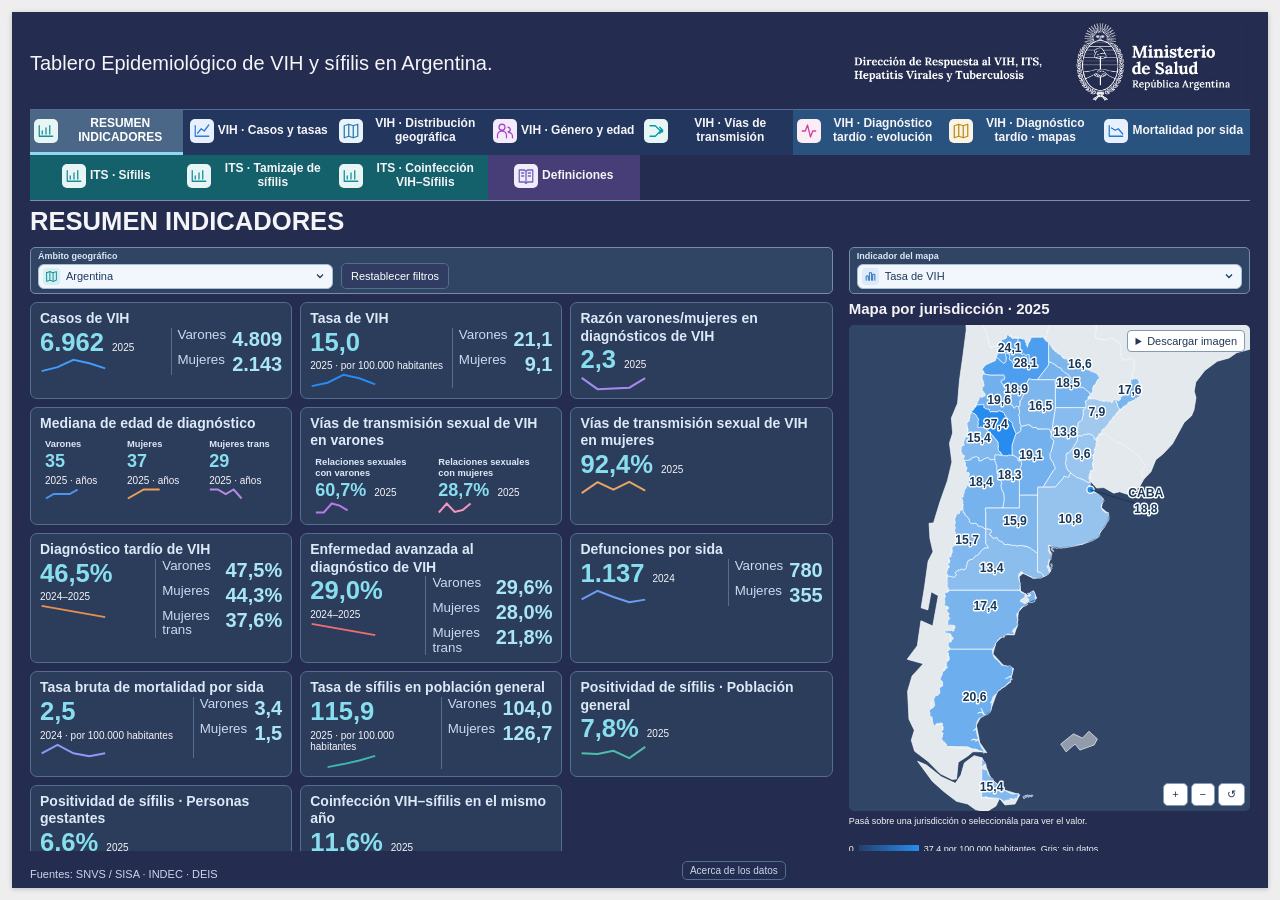
<file: Tablero epidemiológico/index.html>
<!doctype html>
<html lang="es"><head><meta charset="utf-8"><meta name="viewport" content="width=device-width,initial-scale=1"><title>Tablero Epidemiológico de VIH y sífilis en Argentina.</title><link rel="stylesheet" href="tablero.css?v=431884f5cfa60b7dfa341d20ae8c2cdc069eba09d532dc3e366a7d3e1d8f46e4"><script defer src="datos.js?v=81a93d04b8bdb5049935886898395d4b5707276c449bd73c66e94adff003c442"></script><script defer src="sifilis-local.js?v=eb937ed7e696e6b89b0c40c499ac1662954489f617b2821fdbd44c3e2dfa8a61"></script><script defer src="tablero.js?v=26ad190cf5ffae4d35c20ef2ad4037ae05ce550cdb1f5fc3b241f1e5f7ed5e86"></script></head>
<body>
<div class="reporte-viewport"><main>
<header><h1>Tablero Epidemiológico de VIH y sífilis en Argentina.</h1><div class="logo-institucional"><img src="logo-institucional.jpg?v=9d30879857f6b8a193ab15d18e3f5077c43b7bac5452ae0323095294196f23f1" alt="Dirección de Respuesta al VIH, ITS, Hepatitis Virales y Tuberculosis. Ministerio de Salud de la República Argentina."></div></header>
<nav aria-label="Secciones del tablero" id="navegacion"></nav>
<div id="demo" hidden>DEMOSTRACIÓN · Datos ficticios para verificar el funcionamiento.</div>
<div class="titulo-vista"><h2 id="titulo" tabindex="-1"></h2><button id="restablecer">Restablecer filtros</button></div>
<div id="contenido"></div>
<footer><span id="periodo">Fuente: SNVS / SISA</span><button class="acerca" id="abrir-metodologia">Acerca de los datos</button><span class="pie-derecho"><span id="fecha-exportacion"></span><small id="version-tablero" class="version-tablero" hidden></small></span></footer>
</main></div>
<dialog id="dialogo"><div class="dialogo-cabecera"><h2 id="dialogo-titulo"></h2><button id="cerrar-dialogo" aria-label="Cerrar">Cerrar ×</button></div><div id="dialogo-contenido"></div></dialog>
<template id="metodologia-casos">
  <p>La evolución compara diagnósticos de VIH por año de diagnóstico. Podés elegir casos o tasas y combinar varias geografías, sexos y edades. Cada serie conserva su propio valor. El n total cuenta una sola vez los casos incluidos en selecciones superpuestas.</p>
  <p>Las tasas dividen los diagnósticos por la población del mismo año, territorio, sexo y grupo etario, y se expresan por 100.000 habitantes. El mapa y el ranking provincial tienen sus propios filtros y muestran el año seleccionado.</p>
  <p class="nota">Fuente de casos: SNVS / SISA. Los conteos pueden actualizarse por retrasos de notificación.</p>
</template>
<template id="metodologia-geografia">
  <p>Las barras apiladas muestran cómo se distribuyen los diagnósticos de VIH entre regiones en cada año. El mapa y el ranking muestran el porcentaje correspondiente a cada provincia en el año seleccionado, sobre los diagnósticos con provincia de residencia conocida.</p>
  <p>Los filtros de género y grupo de edad se aplican a ambas vistas. El selector de año se aplica al mapa y al ranking. En esta distribución, GBA comprende CABA y 24 partidos bonaerenses. Centro comprende el resto de Buenos Aires, Córdoba, Santa Fe y Entre Ríos.</p>
  <p class="nota">Fuente: SNVS / SISA.</p>
</template>
<template id="metodologia-genero">
  <p>La solapa muestra la distribución de diagnósticos de VIH por género y edad y su evolución. La geografía se comparte. El grupo de edad filtra los gráficos de género, y el género filtra los gráficos de edad.</p>
  <p>La razón varones/mujeres divide los diagnósticos de varones por los de mujeres. La mediana se calcula a partir de las edades individuales y representa el punto que divide los diagnósticos con edad informada en dos mitades.</p>
  <p class="nota">Fuente: SNVS / SISA. El género registrado en esta solapa es una variable distinta del sexo usado para las tasas poblacionales.</p>
</template>
<template id="metodologia-vias">
  <p>El gráfico circular muestra la distribución de las vías de transmisión informadas en los diagnósticos de VIH de 2025, según la geografía, el género y la edad elegidos.</p>
  <p>Al seleccionar varones, aparece la comparación por grupo de edad. Cada barra representa el 100 % de las vías informadas en ese grupo para el año seleccionado. El n indica los diagnósticos incluidos en el cálculo.</p>
  <p class="nota">Fuente: SNVS / SISA.</p>
</template>
<template id="metodologia-diagnostico">
  <p>Los porcentajes de diagnóstico tardío y enfermedad avanzada se calculan sobre los casos con dato de oportunidad diagnóstica. La enfermedad avanzada está incluida en el diagnóstico tardío.</p>
  <p>La evolución y las comparaciones por edad, género y vía de transmisión usan los bienios 2022–2023 y 2024–2025. Los porcentajes se calculan después de sumar los casos y denominadores de cada bienio.</p>
  <p>Se muestra el porcentaje cuando al menos el 60 % de los casos del grupo tiene dato de oportunidad diagnóstica. El n indica cuántos casos tienen ese dato.</p>
  <p class="nota">Fuente: SNVS / SISA.</p>
</template>
<template id="metodologia-mapas-diagnostico">
  <p>Los dos mapas muestran diagnóstico tardío y enfermedad avanzada por jurisdicción para el bienio, género y grupo de edad seleccionados. La enfermedad avanzada es parte del diagnóstico tardío. Ambos porcentajes se calculan sobre los casos con dato de oportunidad diagnóstica de todo el bienio.</p>
  <p>Se muestra el valor cuando al menos el 55 % de los casos del grupo tiene dato. Las jurisdicciones por debajo del umbral se indican en gris.</p>
  <p>Al elegir una región se amplía el detalle territorial. GBA comprende CABA y 24 partidos bonaerenses. Centro incluye el resto de Buenos Aires, Córdoba, Santa Fe y Entre Ríos.</p>
  <p class="nota">Fuente: SNVS / SISA.</p>
</template>
<template id="metodologia-mortalidad">
  <p>La solapa reúne las defunciones por sida y las tasas de mortalidad por 100.000 habitantes. La tasa bruta divide las defunciones por la población correspondiente. La tasa ajustada por edad combina las tasas específicas usando una población estándar.</p>
  <p>La tabla resume 2020–2024. El mapa y la comparación provincial muestran 2024. Los gráficos por edad muestran las tasas y qué proporción de las defunciones corresponde a cada grupo.</p>
  <p class="nota">Fuente: DEIS / Ministerio de Salud de la Nación. Boletín N.º 43 de Respuesta al VIH y las ITS en Argentina y tablas de defunciones del tablero.</p>
</template>
<template id="metodologia-sifilis">
  <p>La evolución, el mapa provincial y las comparaciones muestran diagnósticos notificados de sífilis. Las tasas dividen los casos por las proyecciones de población del INDEC para el año, la geografía, el sexo y la edad correspondientes, y se expresan por 100.000 habitantes.</p>
  <p>La evolución recorre todos los años. El mapa y la comparación regional usan el año y el grupo de edad seleccionados y siempre muestran el país completo. La comparación por edad muestra todos los grupos visibles del año elegido. La dona muestra la distribución por sexo registrado.</p>
  <p>«Todas las edades» incluye los diagnósticos desde los 10 años y los de edad sin especificar. Su tasa usa la población de 10 años o más. «Ambos sexos» incluye los diagnósticos sin sexo informado. Las barras de edad individuales empiezan en 15–19. Centro reúne CABA, Buenos Aires, Córdoba, Entre Ríos y Santa Fe. El total de Argentina incluye casos sin jurisdicción informada.</p>
  <p class="nota">Fuente de casos: SNVS. Las tasas de sífilis empiezan en 2022 y usan la serie poblacional del INDEC basada en el Censo 2022.</p>
</template>
<template id="metodologia-sifilis-territorio">
  <p>Se muestran muestras de tamizaje de sífilis en población general y en personas gestantes. Para gestantes se suman las muestras del primer control y de controles sin especificar antes de calcular los indicadores.</p>
  <p>La positividad es el número de muestras positivas dividido por el de muestras estudiadas, multiplicado por 100. Las barras de casos separan las muestras positivas y negativas. Para calcular resultados nacionales o regionales se suman los conteos provinciales antes de dividir.</p>
  <p>El grupo de edad filtra las evoluciones. El año filtra las comparaciones por edad. «Todas las edades» incluye a menores de 10 años y muestras sin edad especificada. En gestantes, los grupos a partir de 65 años figuran en el total de todas las edades.</p>
  <p class="nota">Fuente: SNVS / SISA, reporte SNVS004, semanas epidemiológicas 1–53.</p>
</template>
<template id="metodologia-sifilis-coinfeccion">
  <p>Se cuentan los registros con un diagnóstico de VIH y uno de sífilis en el mismo año calendario. La proporción divide esos registros por todos los diagnósticos de VIH del mismo grupo y año. El segmento sin coinfección registrada es la diferencia entre ambos conteos.</p>
  <p>La comparación por edad usa la edad registrada en el archivo de coinfección, que no especifica a cuál de los diagnósticos corresponde. El total nacional incluye registros sin provincia informada. Centro incluye CABA, Buenos Aires, Córdoba, Entre Ríos y Santa Fe.</p>
  <p>«Todas las edades» y «Ambos sexos» incluyen respectivamente los registros sin edad o sin sexo informado.</p>
  <p>Cuando el recuento de coinfecciones supera el total de VIH del grupo, se omite la barra y la proporción de esa categoría. Los conteos quedan disponibles en «Ver datos».</p>
</template>
<template id="metodologia-resumen">
  <p>Las tarjetas muestran 2025 o, cuando falta ese dato, 2024. Diagnóstico tardío y enfermedad avanzada usan 2024–2025, con 2022–2023 como bienio de comparación. Las líneas anuales muestran hasta cinco años. La referencia nacional corresponde al mismo período que el valor territorial.</p>
  <p>El mapa muestra valores por provincia. Las vías de transmisión se calculan a partir de los conteos por género disponibles en el tablero e incluyen las vías desconocidas en el denominador.</p>
</template>
<template id="metodologia-definiciones">
  <p>Esta solapa reúne las definiciones de los indicadores, sus fórmulas y los criterios de disponibilidad. Consultá «Acerca de los datos» en cada solapa para ver cómo se aplican a sus gráficos.</p>
  <p>La fecha de exportación al pie de cada solapa corresponde a la base utilizada cuando la fecha está informada.</p>
</template>
<template id="metodologia-enlaces">
  <p class="fuentes-metodologia">Portales oficiales · <a href="https://sisa.msal.gov.ar/sisa/" target="_blank" rel="noopener">SISA</a> · <a href="https://www.indec.gob.ar/indec/web/Nivel3-Tema-2-24" target="_blank" rel="noopener">INDEC · Proyecciones y estimaciones de población</a></p>
</template>
<template id="metodologia-empalme">
  <p>El empalme poblacional se hace entre 2021 y 2022. Hasta 2021 se usan las proyecciones basadas en el Censo 2010. Desde 2022 se usan las estimaciones y proyecciones basadas en el Censo 2022. Cada tasa usa el denominador de su año. El cambio de base poblacional puede influir en la variación de la tasa entre esos dos años.</p>
  <p class="fuentes-metodologia"><a href="https://www.indec.gob.ar/ftp/cuadros/publicaciones/proyecciones_prov_2010_2040.pdf" target="_blank" rel="noopener">INDEC · Proyecciones provinciales de población por sexo y grupo de edad, 2010–2040 (Censo 2010)</a></p>
</template>
<template id="metodologia-poblacion-2022">
  <p class="fuentes-metodologia"><a href="https://www.indec.gob.ar/ftp/cuadros/publicaciones/proyecciones_jurisdicciones_2022_2040.pdf" target="_blank" rel="noopener">INDEC · Estimaciones y proyecciones de población por sexo y grupos de edad, jurisdicciones, 2022–2040 (Censo 2022)</a></p>
</template>
<template id="metodologia-cartografia">
  <p class="nota">Cartografía: Natural Earth y, para partidos bonaerenses, IGN / GeoRef. <a href="FUENTES.md">Fuentes cartográficas</a> · <a href="LICENCIA.md">Licencia</a>.</p>
</template>
<script src="https://metricas-tableros.estudiosymonitoreo.workers.dev/medir.js" data-pagina="epidemiologico" defer referrerpolicy="no-referrer"></script></body></html>
</file>
<file: recursos/portal.css>
:root{font-family:Arial,Helvetica,sans-serif;color:#f5f5fa;background:#242c50}*{box-sizing:border-box}body{margin:0;min-height:100vh}main{max-width:1440px;margin:0 auto;padding:30px 28px 60px}.marca-portal{position:relative;width:min(100%,550px);aspect-ratio:410/90;margin:0 auto 32px;overflow:hidden}.marca-portal img{position:absolute;top:-1px;left:0;width:100%;height:calc(100% + 2px);object-fit:cover;object-position:right;clip-path:inset(4px 2px 3px 0)}.marca-portal:after{content:'';position:absolute;bottom:0;left:0;right:0;height:1px;background:#ffffff30}h1{text-align:center;font-size:clamp(22px,2.4vw,38px);line-height:1.2;max-width:none;white-space:nowrap;margin:26px auto 16px;font-weight:600}.introduccion{text-align:center;color:#c5d7ef;font-size:18px;margin:0 0 42px}.grilla{max-width:858px;margin:0 auto;display:grid;grid-template-columns:repeat(2,minmax(0,1fr));gap:24px}.tarjeta{--acento:#377fe6;background:#fff;color:#242c50;border-radius:13.5px;border-top:4.5px solid var(--acento);padding:22.5px 18px 19.5px;display:flex;flex-direction:column;align-items:center;text-align:center;box-shadow:0 12px 28px #10162e44}.tarjeta:nth-child(2){--acento:#008f9b}.icono{width:75px;height:75px;display:grid;place-items:center;border-radius:19.5px;background:color-mix(in srgb,var(--acento) 12%,white);color:var(--acento);margin:0 0 18.75px}.icono svg{width:54px;height:54px}h2{font-size:18px;line-height:1.3;margin:0 0 22.5px;flex:1}a,.pendiente{width:100%;padding:10.5px 11.25px;border-radius:6.75px;font-size:12px;font-weight:700;display:block}a{background:var(--acento);color:white;text-decoration:none;transition:filter .15s,transform .15s}a:hover{filter:brightness(1.1);transform:translateY(-2px)}a:focus-visible{outline:3px solid #f7c93c;outline-offset:4px}.pendiente{background:#edf0f5;color:#687488}@media(max-width:760px){main{padding:18px 18px 35px}h1{font-size:27px;margin-top:22px;white-space:normal}.marca-portal{max-width:440px;margin-bottom:24px}.introduccion{font-size:16px;margin-bottom:28px}.grilla{grid-template-columns:1fr;max-width:430px;margin:auto}h2{margin-bottom:24px}.icono{margin-bottom:18px}}
:root{--tamano-qr:75px}
/* El QR comparte el tamaño de los íconos y ocupa su propio espacio inferior. */
main{display:flex;flex-direction:column;min-height:100vh;padding-bottom:20px}
.grilla,#acceso-epidemiologico{width:100%}
.qr-portal{position:relative;top:-40px;align-self:flex-end;flex:none;margin:auto 0 0;padding-top:24px;text-align:center}
.qr-portal img{display:block;width:var(--tamano-qr);height:var(--tamano-qr);margin-left:auto;background:white;image-rendering:pixelated}
.qr-portal figcaption{max-width:100px;font-size:10px;line-height:1.3;margin-top:5px;color:#c5d7ef}
@media(max-width:760px){main{padding-bottom:40px}.qr-portal{top:0;padding-top:20px}}
</file>
<file: Tablero epidemiológico/tablero.css>
:root{font-family:Arial,Helvetica,sans-serif;color:#f5f5f8;background:#eee;color-scheme:dark;--azul:#242c50;--linea:#536c91;--suave:#bcd9fa}
*{box-sizing:border-box}body{margin:0;display:flex;height:100vh;overflow:hidden}button,select,input{font:inherit}button,summary{cursor:pointer}a{color:inherit}button{border:1px solid var(--linea);background:#303c61;color:white;border-radius:5px;padding:7px 10px}button:hover{background:#405479}a:focus-visible,button:focus-visible,input:focus-visible,select:focus-visible,summary:focus-visible,[tabindex]:focus-visible{outline:2px solid #ffd337;outline-offset:2px}[hidden]{display:none!important}
/* Medidas de la navegación del tablero SVIH: tipografía de 13 px, iconos de 29 px. */
aside{display:flex;flex-direction:column;flex:0 0 240px;width:240px;height:100vh;background:#fff;color:#606469;padding:20px 0;color-scheme:light}nav button{display:flex;align-items:center;gap:13px;text-align:left;width:calc(100% - 8px);font-size:13px;font-weight:400;line-height:1.25;padding:14px 15px 14px 25px;border:0;border-radius:0 24px 24px 0;background:transparent;color:inherit}nav button[aria-current=page]{background:#bed7f5;color:#087dff;font-weight:700}nav button:hover{background:#eaf1fc}.nav-icon{width:29px;height:29px;flex:0 0 29px;padding:4px;border-radius:8px;color:var(--icono);background:var(--icono-fondo)}nav button span{white-space:normal;min-width:0}.acerca{margin:auto 16px 16px;background:#eaf1fc;color:#235a9e;border:0;text-align:left;font-size:12px;padding:12px}
.reporte-viewport{flex:1;min-width:0;height:100vh;position:relative}main{position:absolute;width:1366px;height:768px;padding:18px 24px 12px;background:var(--azul);box-shadow:0 1px 5px #0003;transform-origin:top left;display:flex;flex-direction:column;overflow:hidden}
header{height:76px;flex:none;display:flex;align-items:center;justify-content:space-between;gap:22px;border-bottom:2px solid var(--linea);padding-bottom:12px}h1{font-size:28px;font-weight:400;line-height:1.2;margin:0;max-width:850px}.logo-institucional{width:380px;height:80px;position:relative;overflow:hidden;flex:none}.logo-institucional img{display:block;width:100%;height:100%;object-fit:cover;object-position:right;clip-path:inset(4px 2px 3px 0)}
.titulo-vista{height:50px;flex:none;display:flex;align-items:center;justify-content:space-between;gap:20px}h2{font-size:22px;margin:0}h3{font-size:16px;line-height:1.25;margin:0;flex:none}#restablecer{font-size:11px}#demo{font-size:11px;flex:none;background:#f9db83;color:#332a12;padding:5px 10px;font-weight:bold}
#contenido{flex:1;min-height:0;display:flex;flex-direction:column;gap:12px}.dos,.tres{flex:1;min-height:0;display:grid;grid-template-columns:minmax(0,1fr) minmax(0,1fr);gap:16px}.panel{display:flex;flex-direction:column;gap:10px;min-width:0;min-height:0;border:1px solid #435678;border-radius:7px;background:#252f50;padding:12px}.panel>.dos{gap:10px;border:0}.controles{display:flex;align-items:flex-start;gap:8px;flex:none}.control{flex:1;min-width:0;font-size:11px}.control>span{display:block;font-weight:bold;color:var(--suave);margin-bottom:5px}.control select,.control summary{width:100%;border:1px solid var(--linea);border-radius:4px;padding:9px 8px;background:#283353;color:white;text-overflow:ellipsis;white-space:nowrap;overflow:hidden;font-size:11px;height:34px}.control details{position:relative}.control details[open]{z-index:20}.opciones{position:absolute;top:100%;left:0;width:max(100%,240px);max-width:330px;border:1px solid #7489ae;background:#283353;padding:10px;box-shadow:0 5px 14px #0006;border-radius:5px}.opciones input[type=search]{width:100%;padding:8px;margin-bottom:7px;border:1px solid var(--linea);background:#1f2946;color:white}.lista-opciones{max-height:260px;overflow:auto}.lista-opciones label{display:flex;align-items:center;gap:8px;padding:8px 4px;line-height:1.4}.lista-opciones input{accent-color:#72adff;width:16px;height:16px;flex:none}
.grafico{width:100%;flex:1;min-height:0;display:block;overflow:visible}.grafico text{font-size:12px;fill:#ebf2fc}.grafico .rejilla{stroke:#67728c;stroke-width:.5}.grafico .valor-punto,.grafico .valor-barra{font-size:13px;font-weight:600;paint-order:stroke;stroke:#252f50;stroke-width:3px;stroke-linejoin:round}.leyenda{display:flex;flex-wrap:wrap;gap:6px 14px;font-size:11px;line-height:1.4;flex:none;max-height:60px;overflow:auto}.leyenda span{display:flex;align-items:center;gap:6px}.muestra{width:10px;height:10px;border-radius:2px;flex:none}.nota{font-size:11px;line-height:1.4;color:#c6d5ed;margin:0;flex:none}.vacio{flex:1;display:grid;place-items:center;padding:20px;color:var(--suave)}
.mapa-y-ranking{flex:1;min-height:0;display:grid;grid-template-columns:minmax(0,1fr) minmax(0,1fr);gap:10px}.mapa-columna{display:flex;flex-direction:column;gap:5px;min-height:0;min-width:0}.mapa-contenedor{position:relative;background:#cce3eb;border-radius:5px;overflow:hidden;flex:1;min-height:0}.mapa{display:block;width:100%;height:100%;touch-action:none}.mapa path{stroke:#fff;stroke-width:.65;vector-effect:non-scaling-stroke}.mapa path[data-nombre]:hover,.mapa path[data-nombre]:focus{stroke:#ffd337;stroke-width:2}.mapa .valor-provincia{font-size:10px;font-weight:700;fill:#183759;paint-order:stroke;stroke:#fff;stroke-width:2.8px;stroke-linejoin:round;pointer-events:none}.mapa .linea-caba{stroke:#183759;stroke-width:1;fill:none;vector-effect:non-scaling-stroke}.zoom{position:absolute;right:5px;bottom:5px;display:flex;gap:3px}.zoom button{background:#fff;color:#253657;border-color:#829bb5;padding:4px 8px;font-size:11px}.mapa-info{font-size:10px;line-height:1.3;min-height:26px;flex:none}.escala{font-size:9px;display:flex;align-items:center;flex-wrap:wrap;gap:5px;flex:none}.gradiente{display:inline-block;width:60px;height:7px;background:linear-gradient(90deg,#bedbf6,#237bd1)}
.ranking{display:flex;flex-direction:column;justify-content:space-between;gap:3px;min-height:0;padding:1px 0}.fila-ranking{display:grid;grid-template-columns:minmax(75px,1.15fr) minmax(35px,1fr) 40px;gap:5px;align-items:center;font-size:10px;line-height:1.15;min-height:12px}.fila-ranking span{white-space:normal}.barra-ranking{height:11px;background:#1f2844}.barra-ranking i{display:block;height:100%;background:#4c94f1}.fila-ranking strong{text-align:right;font-weight:600;font-variant-numeric:tabular-nums;white-space:nowrap}
.acciones-datos{display:flex;gap:8px;align-items:center;justify-content:flex-end;flex:none;margin-top:auto}.acciones-datos button{font-size:10px;padding:5px 8px}.tabla-scroll{overflow:auto;max-height:65vh;margin-top:12px}table{border-collapse:collapse;width:100%;font-size:12px;text-align:left}th,td{padding:8px;border-bottom:1px solid #526484;white-space:nowrap}th{position:sticky;top:0;background:#303c61}
footer{height:29px;flex:none;display:flex;align-items:flex-end;justify-content:space-between;gap:20px;font-size:11px;color:#c9d7ec}dialog{color:#f5f5f8;background:#252f50;border:1px solid #7188ab;border-radius:9px;width:min(1000px,94vw);max-height:88vh;padding:20px;line-height:1.6}dialog::backdrop{background:#10162dbb}.dialogo-cabecera{display:flex;align-items:center;justify-content:space-between;gap:20px;margin-bottom:10px}dialog h2{font-size:20px}#dialogo-contenido{overflow:auto;max-height:72vh}
@media(max-width:700px){body{display:block;height:auto;overflow:auto}aside{width:100%;height:auto;padding:12px;display:block}nav{display:flex;overflow:auto}nav button{width:auto;flex:none;max-width:190px;border-radius:18px;padding:9px;font-size:12px}nav button span{max-width:125px}.acerca{display:none}.reporte-viewport{height:auto}main{position:relative;transform:none!important;left:0!important;top:0!important;width:100%;height:auto;min-height:100vh;padding:14px;overflow:visible}header{height:auto;display:block;padding-bottom:12px}h1{font-size:23px}.logo-institucional{width:300px;max-width:100%;height:74px;margin-top:8px}.titulo-vista{height:auto;padding:15px 0}h2{font-size:20px}#restablecer{max-width:100px}#contenido{display:block}.dos,.tres{display:flex;flex-direction:column;gap:14px}.panel{min-height:350px;margin-bottom:14px}.controles{flex-wrap:wrap;margin-bottom:12px}.control{flex:1 1 140px}.grafico{min-height:260px;flex:auto}.mapa-y-ranking{min-height:440px;flex:none}.mapa-contenedor{height:370px;flex:auto}.ranking{min-height:400px}.fila-ranking{font-size:9px}.leyenda{max-height:none}.acciones-datos{margin-top:10px}footer{height:auto;flex-wrap:wrap;font-size:10px;padding:14px 0;gap:8px}.opciones{max-width:260px}}
@media print{body{height:auto;overflow:visible}aside{display:none}.reporte-viewport{width:100%;height:auto}main{position:relative;transform:none!important;left:0!important;top:0!important}button{display:none}body{print-color-adjust:exact;-webkit-print-color-adjust:exact}}

/* Resumen ejecutivo aprobado: mismo fondo azul, filtros destacados e indicadores. */
main{background:#242c50}header{height:68px}h1{font-size:26px}.titulo-vista{height:44px}h2{font-size:22px}.panel{border:0;border-top:1px solid #597092;border-radius:0;background:#242c50;padding:10px 0;gap:8px}.grafico .rejilla{stroke:#6a7e9f;opacity:.35}.grafico .valor-punto,.grafico .valor-barra{stroke:#242c50}.leyenda{font-size:11px}.barra-ranking{background:transparent}.barra-ranking i{height:2px;position:relative;top:5px;background:#6289af!important}.barra-ranking i::after{content:'';position:absolute;right:-3px;top:-2px;width:6px;height:6px;border-radius:50%;background:#7ed7ef}.fila-ranking{font-size:10px}.mapa-contenedor{background:#314567}.acciones-datos button{border:1px solid #607a9b;background:#2b4065}.resumen-indicadores{display:grid;grid-template-columns:1fr 1fr 1fr;gap:14px;flex:none;height:74px}.tarjeta-resumen{display:flex;justify-content:space-between;gap:10px;align-items:center;background:#2c3c5b;border:1px solid #536e91;border-radius:8px;padding:9px 12px;min-width:0}.resumen-etiqueta{font-size:10px;color:#c2d4e9;line-height:1.3;margin:0 0 3px}.resumen-numero{font-size:26px;line-height:1.1;color:#fff;letter-spacing:-.4px;margin:0}.resumen-contexto{font-size:9px;line-height:1.3;color:#afc9e3;margin-top:4px;max-width:330px}.resumen-icono{height:24px;width:24px;color:#79d8ed;flex:none}.banda-filtros{display:flex;flex-direction:column;gap:5px;flex:none;border:1px solid #748bab;border-radius:7px;padding:8px 10px;background:#304463}.banda-filtros h3{font-size:12px;color:#e6f4ff;display:flex;align-items:center;gap:8px}.banda-filtros h3 svg{width:16px;height:16px}.banda-filtros .controles{margin:0}.banda-filtros .control{font-size:11px}.banda-filtros .control>span{color:#d9e8f7;font-size:11px}.banda-filtros .control select,.banda-filtros .control summary{border:1px solid #a4bed8;background:#edf5fc;color:#203a5e;font-size:12px;height:32px;padding:8px 9px}.banda-filtros .control details{color:#e7f5ff}.banda-doble{display:grid;grid-template-columns:1fr 1fr;gap:16px;flex:none}.filtro-alcance{margin-left:auto;font-size:9px;font-weight:400;color:#c5dbf1}.titulo-vista:after{display:none}#contenido{gap:9px}.mapa-info{font-size:9px;min-height:23px}.escala{font-size:9px}.mapa .valor-provincia{font-size:10px}.miniNota{color:#c2d6ed;font-size:10px}
.ranking{gap:2px}.fila-ranking{grid-template-columns:100px minmax(25px,1fr) 36px;font-size:9.5px;min-height:10px}.resumen-numero{white-space:nowrap}
#contenido{row-gap:12px}.resumen-indicadores{height:78px}.tarjeta-resumen{min-height:78px}.barra-ranking{position:relative}.ranking.con-referencia .barra-ranking:before{content:'';position:absolute;left:var(--referencia);top:-1px;height:14px;border-left:1px dashed #e5cc84;z-index:2}.nota-referencia{color:#f2d597;font-size:9px;line-height:1.3;margin-top:2px}

.banda-filtros select{color-scheme:light}.fila-ranking.sin-dato .barra-ranking i{visibility:hidden}
@media(max-width:700px){
 .banda-doble{grid-template-columns:1fr;gap:12px;margin-bottom:12px}
 .banda-filtros{margin-bottom:12px}.banda-filtros h3{flex-wrap:wrap}
 .filtro-alcance{margin-left:0;width:100%}
 .resumen-indicadores{grid-template-columns:1fr;height:auto;gap:8px;margin-bottom:14px}
 .tarjeta-resumen{min-height:78px}.resumen-numero{font-size:24px}
 .panel{padding:12px 0}.ranking{min-height:400px}
 .fila-ranking{grid-template-columns:minmax(65px,1.2fr) minmax(25px,1fr) 36px;font-size:9px}
}

/* Navegación superior, como el tablero SVIH: todas las solapas a la vista. */
#navegacion{display:flex;flex:none;height:44px;border-bottom:1px solid #7890ae;gap:0;align-items:stretch}
#navegacion button{flex:1;width:auto;min-width:0;justify-content:center;text-align:center;gap:5px;padding:5px 6px;border-radius:0;font-size:12px;font-weight:600;color:#f5f5f8;line-height:1.15;border-bottom:3px solid transparent}
#navegacion button[aria-current=page]{background:#3f587b;border-bottom-color:#8bd9f5;color:#fff}
#navegacion button:hover{background:#344867}
#navegacion button[data-pagina]{--fondo-solapa:#23365e;background:var(--fondo-solapa)}
#navegacion button[data-pagina^="sifilis"]{--fondo-solapa:#14606b}
#navegacion button:is([data-pagina="diagnostico"],[data-pagina="mapas-diagnostico"],[data-pagina="mortalidad"]){--fondo-solapa:#2a527e}
#navegacion button[data-pagina="definiciones"]{--fondo-solapa:#473d77}
#navegacion button[data-pagina]:hover{background:color-mix(in srgb,var(--fondo-solapa),white 9%)}
#navegacion button[data-pagina][aria-current=page]{background:color-mix(in srgb,var(--fondo-solapa),white 16%)}
#navegacion .nav-icon{width:22px;height:22px;flex-basis:22px;padding:3px;border-radius:5px}
footer .acerca{margin:0;padding:3px 7px;font-size:10px;white-space:nowrap;background:transparent;color:#c9d7ec;border:1px solid #536c91;display:block}
@media(max-width:700px){#navegacion{height:auto;overflow-x:auto;min-height:50px}#navegacion button{flex:0 0 155px}#navegacion button span{max-width:120px}}

.diagnostico-vias{display:flex;flex:1;min-height:0;flex-direction:column;justify-content:space-evenly;gap:5px}.via-diagnostico{display:grid;grid-template-columns:175px minmax(0,1fr);gap:10px;align-items:center}.via-nombre{font-size:11px;line-height:1.2}.via-barras{display:flex;flex-direction:column;gap:3px}.via-metrica{display:grid;grid-template-columns:minmax(0,1fr) 58px;gap:8px;align-items:center;font-size:11px}.via-pista{background:#1f2844;height:9px}.via-pista i{display:block;height:100%}.via-metrica strong{text-align:right;font-weight:600;white-space:nowrap}
@media(max-width:700px){header{height:auto}.via-diagnostico{grid-template-columns:110px minmax(0,1fr)}.diagnostico-vias{min-height:290px;flex:auto}.via-nombre,.via-metrica{font-size:10px}}

.leyenda span{min-width:0;max-width:100%;overflow-wrap:anywhere}.via-diagnostico{flex:1;min-height:0}.via-barras{gap:2px}.via-metrica{font-size:10px;line-height:1.1}.via-pista{height:7px}.diagnostico-vias{gap:3px}.via-nombre{font-size:10px}

/* Muestra efectiva, con la misma tipografía de las leyendas. */
.muestra-n{font-size:11px;line-height:1.4;margin:0;color:#e6eef9;flex:none}.sin-datos-suficientes{font-size:11px;fill:#d6dbe4}.fila-ranking.insuficiente{grid-template-columns:100px minmax(0,1fr)}.aviso-insuficiente{font-size:10px;color:#d6dbe4;line-height:1.15}.fila-ranking .aviso-insuficiente{white-space:nowrap}.mapa .valor-provincia{vector-effect:non-scaling-stroke}
@media(max-width:700px){.muestra-n{font-size:11px}.fila-ranking.insuficiente{grid-template-columns:minmax(75px,1fr) minmax(0,1.4fr)}}
/* Reservar espacio al n sin perder las 24 provincias (25 divisiones en GBA). */
#contenido{row-gap:9px}.panel{gap:6px}.ranking{gap:1px}.fila-ranking{font-size:9px;line-height:1;min-height:8px}.fila-ranking .aviso-insuficiente{font-size:9px;line-height:1}.resumen-indicadores{height:74px}.tarjeta-resumen{min-height:74px}.resumen-numero{font-size:25px}
.ranking .barra-ranking{height:8px}.ranking .barra-ranking i{top:3px}.ranking.con-referencia .barra-ranking:before{height:10px}

/* Franja superior compacta: deja al menos tres cuartos del alto para los gráficos. */
main{padding:8px 18px 8px}header{height:42px;padding-bottom:4px;border-bottom-width:1px}h1{font-size:20px}.logo-institucional{width:240px;height:46px}
#navegacion{height:30px}#navegacion button{font-size:10px;padding:2px 4px;gap:4px;line-height:1.05}#navegacion .nav-icon{width:20px;height:20px;flex-basis:20px;padding:3px}#navegacion #restablecer{flex:0 0 104px;font-size:9px;font-weight:400;background:transparent}
.titulo-vista{height:0;overflow:hidden;position:absolute;width:1px;clip-path:inset(50%)}
.banda-filtros{padding:4px 7px;gap:0;border-radius:5px}.banda-filtros h3{display:none}.banda-filtros .control>span{font-size:9px;margin-bottom:2px;line-height:1.1}.banda-filtros .control select,.banda-filtros .control summary{height:25px;padding:4px 7px;font-size:11px}
#contenido{row-gap:5px;padding-top:5px}.banda-doble{gap:16px}.resumen-indicadores{height:40px;gap:12px}.tarjeta-resumen{min-height:40px;padding:3px 8px;border-radius:5px;gap:5px}.tarjeta-resumen>div{display:grid;grid-template-columns:minmax(0,1fr) auto;column-gap:9px;align-items:center;min-width:0;flex:1}.resumen-etiqueta{font-size:9px;margin:0;line-height:1.1}.resumen-numero{font-size:20px;grid-column:2;grid-row:1 / 3;line-height:1}.resumen-contexto{font-size:8px;line-height:1.1;margin:1px 0 0;grid-column:1;max-width:none}.resumen-icono{width:16px;height:16px}.panel{padding-top:8px}h3{font-size:15px}
.una{display:flex;flex:1;min-height:0}.una>.panel{flex:1}
.matriz-vias{display:grid;grid-template-columns:minmax(145px,1.7fr) repeat(var(--anios),minmax(35px,1fr));grid-auto-rows:minmax(25px,1fr);gap:5px;flex:1;min-height:0;align-items:stretch}.matriz-cabecera{font-size:11px;font-weight:bold;display:flex;align-items:center;justify-content:center}.matriz-cabecera:first-child{justify-content:flex-start}.matriz-via{font-size:11px;line-height:1.2;display:flex;align-items:center}.matriz-valor{display:flex;align-items:center;justify-content:center;border:1px solid #587492;border-radius:4px;font-size:12px;font-weight:600;font-variant-numeric:tabular-nums}
@media(max-width:700px){main{padding:12px}header{height:auto}h1{font-size:21px}.logo-institucional{width:260px;height:64px}#navegacion{height:auto;min-height:38px}#navegacion button{flex:0 0 145px;font-size:11px;padding:5px}.resumen-indicadores{height:auto}.tarjeta-resumen{min-height:48px}.resumen-numero{font-size:21px}.banda-filtros .control>span{font-size:10px}.banda-filtros .control select,.banda-filtros .control summary{height:32px;font-size:12px}.banda-filtros{padding:7px}.matriz-vias{min-height:300px;grid-template-columns:minmax(90px,1.6fr) repeat(var(--anios),minmax(25px,1fr));gap:3px}.matriz-valor,.matriz-via,.matriz-cabecera{font-size:9px}.una{display:block}}
#demo{position:absolute;top:0;left:0;right:0;height:13px;padding:1px 5px;font-size:9px;line-height:11px;z-index:3}

.matriz-vias{grid-template-rows:24px repeat(var(--vias),minmax(25px,1fr))}
.evolucion-vias{display:flex;flex-direction:column;justify-content:space-evenly;flex:1;min-height:0;gap:7px}.grupo-via{display:grid;grid-template-columns:170px minmax(0,1fr);gap:12px;align-items:center}.nombre-via{font-size:11px;line-height:1.2}.barras-anuales{display:flex;flex-direction:column;gap:3px}.barra-anual{display:grid;grid-template-columns:minmax(0,1fr) 48px;gap:8px;align-items:center;font-size:11px;line-height:1}.pista-anual{height:8px;background:#1f2844}.pista-anual i{display:block;height:100%}.barra-anual strong{text-align:right;white-space:nowrap;font-weight:600}.diagnostico-vias .via-pista{height:12px}.diagnostico-vias .via-barras{gap:5px}
@media(max-width:700px){.evolucion-vias{min-height:430px}.grupo-via{grid-template-columns:110px minmax(0,1fr);gap:7px}.nombre-via,.barra-anual{font-size:10px}}
.evolucion-vias{gap:5px}.barras-anuales{gap:2px}.barra-anual{font-size:10px}.pista-anual{height:7px}

/* Selectores visuales: iconos por dimensión y selección múltiple destacada. */
.selector-visual{position:relative}.selector-icono{position:absolute;left:5px;top:4px;width:17px;height:17px;padding:2px;border-radius:4px;color:#246baf;background:#dceafb;pointer-events:none}.control[data-tipo=genero] .selector-icono{color:#8b3cb0;background:#f1e4f8}.control[data-tipo=edad] .selector-icono{color:#218556;background:#ddf3e7}.control[data-tipo=anio] .selector-icono{color:#a36c06;background:#fff0d1}.control[data-tipo=region] .selector-icono,.control[data-tipo=geografia] .selector-icono{color:#008b96;background:#d6f0f1}
.banda-filtros .selector-visual select,.banda-filtros .selector-visual summary{appearance:none;padding-left:27px;padding-right:20px;border-radius:6px;background-color:#f1f7fd;background-image:url("data:image/svg+xml,%3Csvg xmlns='http://www.w3.org/2000/svg' width='12' height='12' viewBox='0 0 24 24' fill='none' stroke='%23203a5e' stroke-width='2.5'%3E%3Cpath d='m6 9 6 6 6-6'/%3E%3C/svg%3E");background-repeat:no-repeat;background-position:right 6px center;box-shadow:0 1px 2px #101b301a}.selector-visual summary{list-style:none}.selector-visual summary::-webkit-details-marker{display:none}.banda-filtros .selector-visual select:hover,.banda-filtros .selector-visual summary:hover{border-color:#73d4ef;background-color:#fff}.selector-visual details[open]>summary{border-color:#73d4ef!important;box-shadow:0 0 0 2px #73d4ef35!important}.cantidad-selecciones{display:inline-block;font-size:8px;border-radius:8px;padding:0 4px;margin-left:5px;background:#76cddd;color:#16374d}.lista-opciones label:has(input:checked){background:#3b5475;border-radius:4px}.lista-opciones input{accent-color:#73d4ef}
/* Solo la fila de indicadores crece un 50% respecto de su tamaño compacto. */
.resumen-indicadores{height:60px;gap:18px}.tarjeta-resumen{min-height:60px;padding:4.5px 12px;border-radius:7.5px;gap:7.5px}.tarjeta-resumen>div{column-gap:13.5px}.resumen-etiqueta{font-size:13.5px}.resumen-numero{font-size:30px}.resumen-contexto{font-size:12px;margin-top:1.5px}.resumen-icono{width:24px;height:24px}
@media(max-width:700px){.resumen-indicadores{height:auto}.tarjeta-resumen{min-height:72px}.resumen-numero{font-size:31.5px}.selector-icono{top:7px}}

/* Año como grupo; el color identifica la vía en todos los años. */
.evolucion-vias .grupo-via{grid-template-columns:42px minmax(0,1fr)}.evolucion-vias .nombre-via{font-weight:600;font-size:12px}

/* El ranking conserva el mismo color que el mapa y su escala. */
.ranking .barra-ranking i{background:var(--color-mapa,#6289af)!important}.ranking .barra-ranking i::after{background:var(--color-mapa,#7ed7ef)}

/* Los filtros comunes se leen una sola vez, sin una referencia de color. */
.contexto-series{font-size:11px;line-height:1.35;color:#d1dfef;margin:0;flex:none}

/* Vista adaptable: ocupa el ancho y alto reales, sin imponer una proporción 16:9. */
@media(min-width:701px){
 .reporte-viewport{padding:12px;display:flex;height:100vh;height:100dvh}
 main{position:relative;left:auto;top:auto;transform:none;width:100%;height:100%;min-width:0;min-height:0}
 .grafico{height:0;flex:1 1 0;min-height:0}
}
@media(min-width:701px) and (max-height:760px){header{height:36px}.logo-institucional{height:38px}#navegacion{height:26px}}
/* Diagnóstico sin comparación por vía: ancho moderado y centrado. */
.diagnostico-acotado>.panel{max-width:1100px;width:100%;margin-inline:auto}
.definiciones-grid{display:grid;grid-template-columns:minmax(0,1fr) minmax(0,1fr);grid-template-rows:1fr 1fr;gap:18px;flex:1;min-height:0}.definiciones-grid .panel{gap:12px}.definiciones-grid h3{font-size:18px}.definiciones-grid p{font-size:14px;line-height:1.5;margin:0}.definiciones-grid .formula-definicion{font-size:15px;background:#304463;border-radius:5px;padding:12px;color:#d6f2fc}.definiciones-grid .nota{font-size:12px}
@media(max-width:700px){.definiciones-grid{display:flex;flex-direction:column}.definiciones-grid .panel{min-height:0}.definiciones-grid p{font-size:13px}.definiciones-grid h3{font-size:17px}}
.diagnostico-acotado>.panel{max-width:1400px;width:85%}.definiciones-grid .panel{gap:8px}.definiciones-grid h3{font-size:16px}.definiciones-grid p{font-size:13px;line-height:1.35}.definiciones-grid .formula-definicion{font-size:13px;padding:8px}.definiciones-grid .nota{font-size:11px}
@media(max-width:700px){.diagnostico-acotado>.panel{width:100%}}
@media(min-width:701px) and (max-height:760px){.evolucion-vias{gap:3px}.evolucion-vias .barras-anuales{gap:1px}.evolucion-vias .barra-anual{font-size:9px}.evolucion-vias .pista-anual{height:6px}}
.diagnostico-acotado>.panel{flex:0 1 85%}

/* La evolución de vías se centra al 65% cuando no se selecciona Varones. */
@media(min-width:701px){.vias-acotadas>.panel{flex:0 1 65%;width:65%;margin-inline:auto}}

.torta .valor-torta{font-size:13px;font-weight:600;fill:#fff;paint-order:stroke;stroke:#242c50;stroke-width:3px;stroke-linejoin:round}.torta .porcion-torta:hover,.torta .porcion-torta:focus{stroke:#fff;stroke-width:2px}.torta .linea-torta{pointer-events:none}

.pie-derecho{display:flex;flex-direction:row;align-items:baseline;gap:18px;text-align:right}.pie-derecho>span,.version-tablero{white-space:nowrap}.version-tablero{font-size:9px;line-height:1;color:#b9c9df;font-weight:400}

/* Tabla de mortalidad: cinco años siempre visibles mediante desplazamiento. */
.tabla-mortalidad{overflow:auto;max-height:360px}.tabla-mortalidad table{border-collapse:collapse;width:100%;font-size:14px}.tabla-mortalidad th,.tabla-mortalidad td{padding:7px 12px;border-bottom:1px solid #dae7f5;text-align:right}.tabla-mortalidad th:first-child{text-align:left}.tabla-mortalidad thead{position:sticky;top:0;background:#303c61}.tabla-mortalidad tbody tr:nth-child(even){background:#2b385a}

.control[data-tipo=sexo] select,.control[data-tipo=tipo] select{padding-left:28px}

.panel-mortalidad .ranking .barra-ranking i{height:8px;top:0}.panel-mortalidad .ranking .barra-ranking i::after{display:none}

/* Mortalidad: filtros y tarjeta sobre la tabla; barras y mapa desde la tarjeta. */
.mortalidad-columnas{display:grid;grid-template-columns:minmax(0,1.08fr) minmax(0,1fr) minmax(0,1fr);grid-template-rows:auto 60px minmax(0,1fr);gap:10px 32px;flex:1;min-height:0}
.mortalidad-columnas>.controles{grid-column:1;grid-row:1;gap:10px}
.resumen-mortalidad{grid-template-columns:minmax(0,1fr);width:100%;grid-column:1;grid-row:2}
.resumen-mortalidad .resumen-etiqueta{font-size:12px}
.resumen-mortalidad .resumen-contexto{font-size:11px}
.mortalidad-columnas>.panel{height:100%;min-height:0}
.mortalidad-columnas>.panel:has(.tabla-mortalidad){grid-column:1;grid-row:3}
.mortalidad-columnas>.barras-mortalidad{grid-column:2;grid-row:2 / 4}
.mortalidad-columnas>.panel-mortalidad{grid-column:3;grid-row:2 / 4}
.mortalidad-columnas .tabla-mortalidad{flex:1;min-height:0;max-height:none}
.mortalidad-columnas .tabla-mortalidad table{font-size:11px;table-layout:fixed}
.mortalidad-columnas .tabla-mortalidad th,.mortalidad-columnas .tabla-mortalidad td{padding:5px 4px}
.mortalidad-columnas .tabla-mortalidad th:first-child{width:34%}
.mortalidad-columnas tbody th{position:static;white-space:normal}
.mortalidad-columnas .ranking{flex:1;min-height:0;overflow:auto}
.barras-mortalidad .fila-ranking{grid-template-columns:minmax(85px,1fr) minmax(50px,1.4fr) 28px;font-size:11px;min-height:17px;flex-shrink:0}
.barras-mortalidad .ranking .barra-ranking i{height:9px;top:0}
.barras-mortalidad .ranking .barra-ranking i::after{display:none}
.panel-mortalidad .mapa-y-ranking{display:flex;flex-direction:column}
.panel-mortalidad .mapa-columna{flex:1}
@media(max-width:700px){
 .mortalidad-columnas{display:flex;flex-direction:column;gap:14px}
 .mortalidad-columnas>.panel{height:auto;min-height:0}
 .mortalidad-columnas>.controles{flex-wrap:nowrap}
 .mortalidad-columnas>.controles .control{flex:1;min-width:0}
 .mortalidad-columnas .tabla-mortalidad{max-height:650px;flex:auto}
 .barras-mortalidad .ranking{min-height:650px}
 .panel-mortalidad .mapa-y-ranking{height:650px;min-height:650px}
}

/* La barra gana filas cuando el zoom reduce el ancho disponible. */
#navegacion{display:grid;grid-template-columns:repeat(auto-fill,minmax(min(100%,max(8.5rem,calc(100% / 12))),1fr));height:auto;min-height:0;overflow:visible}
#navegacion button{width:100%;min-height:45px;max-width:none;font-size:12px;padding:5px 4px;line-height:1.15}
#navegacion button span{max-width:none;overflow-wrap:anywhere}
#navegacion .nav-icon{width:24px;height:24px;flex-basis:24px}

@media(min-width:701px){
 .definiciones-grid{grid-template-columns:repeat(3,minmax(0,1fr))}
 .definiciones-grid>.panel:first-child{grid-column:3;grid-row:1 / 3}
}

/* El mapa ocupa también la altura del pie de datos del ranking. */
.mapa-extendido{grid-template-rows:minmax(0,1fr) auto auto;row-gap:6px}
.mapa-extendido>.mapa-columna{grid-column:1;grid-row:1 / 4}
.mapa-extendido>.ranking{grid-column:2;grid-row:1;overflow:auto}
.mapa-extendido>.muestra-n{grid-column:2;grid-row:2}
.mapa-extendido>.acciones-datos{grid-column:2;grid-row:3;flex-wrap:wrap}
.mapa-extendido .mapa-info{min-height:12px}
.mapa-extendido .nota-referencia{margin:0}

/* Un único encabezado para las dos representaciones provinciales de mortalidad. */
.mortalidad-comparacion{grid-column:2 / 4;grid-row:2 / 4;display:grid;grid-template-columns:minmax(0,1fr) minmax(0,1fr);grid-template-rows:auto minmax(0,1fr);gap:8px 32px;min-width:0;min-height:0;border-top:1px solid #597092;padding-top:8px}.mortalidad-comparacion>h3{grid-column:1 / -1}.mortalidad-comparacion>.panel{border-top:0;padding-top:0;min-height:0}
@media(max-width:700px){.mortalidad-comparacion{display:flex;flex-direction:column;gap:14px}.mortalidad-comparacion>.panel{height:auto;min-height:0}}

/* Mortalidad: tabla, barras provinciales, mapa y dos gráficos nacionales por edad. */
@media(min-width:701px){
 .mortalidad-columnas{grid-template-columns:minmax(0,1.08fr) minmax(0,.78fr) minmax(0,.78fr) minmax(0,1.02fr);column-gap:18px}
 .mortalidad-comparacion{grid-template-columns:minmax(0,1fr) minmax(0,1fr);column-gap:18px}
 .mortalidad-edad-columna{grid-column:4;grid-row:2 / 4;display:grid;grid-template-rows:minmax(0,1fr) minmax(0,1fr);gap:12px;min-width:0;min-height:0}
 .mortalidad-edad-columna .panel{min-height:0;overflow:hidden}
 .barras-mortalidad .fila-ranking{grid-template-columns:minmax(72px,1.05fr) minmax(36px,1fr) 26px;font-size:10px;min-height:18px}
 .panel-mortalidad .mapa{width:100%;height:100%}
}
.mortalidad-edad-columna h3{font-size:13px;line-height:1.2}.mortalidad-edad-columna .panel{gap:5px}.mortalidad-edad-columna .nota{font-size:10px}
.lista-tasas-edad{list-style:none;margin:0;padding:0;display:flex;flex:1;min-height:0;flex-direction:column;justify-content:space-between;gap:2px}
.fila-tasa-edad{display:grid;grid-template-columns:83px minmax(0,1fr) 26px;gap:6px;align-items:center;min-height:12px;font-size:10px;line-height:1.1}.fila-tasa-edad strong{text-align:right}
.pista-tasa-edad{height:8px;background:#1f2844}.pista-tasa-edad i{display:block;height:100%}
.dona-mortalidad .rotulo-dona{font-size:11px;fill:#f3f6ff}.dona-mortalidad .centro-dona{font-size:13px;font-weight:600}.dona-mortalidad .centro-dona-nota{font-size:8px;fill:#c6d5ed}
.porcion-dona:hover,.porcion-dona:focus{stroke:white;stroke-width:2px}.mortalidad-edad-columna .acciones-datos{gap:5px}.mortalidad-edad-columna .acciones-datos button{font-size:9px;padding:3px 6px}
@media(max-width:700px){.mortalidad-edad-columna{display:flex;flex-direction:column;gap:14px}.mortalidad-edad-columna .panel{min-height:0}.lista-tasas-edad{min-height:220px;flex:auto}.mortalidad-edad-columna .dona-mortalidad{height:260px;min-height:260px;flex:auto}}

/* Género y edad: filtros e indicadores laterales para liberar altura de gráficos. */
.geografia-demografia{width:25%;min-width:240px;align-self:flex-start}
.demografia-bloques{display:grid;grid-template-columns:repeat(2,minmax(0,1fr));gap:14px;flex:1;min-height:0}
.bloque-demografia{display:grid;grid-template-columns:minmax(140px,.23fr) minmax(0,1fr);grid-template-rows:auto minmax(0,1.4fr) minmax(0,1fr);gap:6px 9px;border:1px solid #779db8;border-radius:8px;padding:8px;min-width:0;min-height:0}
.cabecera-demografia{grid-column:1 / -1;min-width:0}.cabecera-demografia h2{font-size:18px;margin:0}
.indicadores-demografia{width:auto;height:auto;flex:none;background:transparent;color:inherit;padding:0;grid-column:1;grid-row:2 / 4;display:flex;flex-direction:column;min-height:0;min-width:0;border-right:1px solid #657e9c;padding-right:8px}
.indicadores-demografia>.banda-filtros{padding:0 0 8px;border:0;border-radius:0;background:transparent}.indicadores-demografia .control{flex:1;min-width:0}.indicadores-demografia .control>span{font-size:10px;margin-bottom:5px}.indicadores-demografia .control select{height:29px;font-size:10px;padding-left:24px}.indicadores-demografia .selector-icono{left:4px;width:14px;height:14px;top:6px}
.demografia-bloques .resumen-indicadores{display:grid;grid-template-columns:1fr;grid-template-rows:repeat(3,minmax(0,1fr));height:auto;flex:1;gap:0;min-height:0}
.bloque-edad .resumen-indicadores{grid-template-rows:repeat(4,minmax(0,1fr))}
.demografia-bloques .tarjeta-resumen{display:flex;align-items:center;min-height:0;min-width:0;padding:10px 2px;border:0;border-top:1px solid #657e9c;border-radius:0;background:transparent;overflow:hidden}.demografia-bloques .tarjeta-resumen>div{display:flex;flex-direction:column;align-items:flex-start;gap:5px;min-width:0}
.demografia-bloques .resumen-etiqueta{font-size:12px;line-height:1.2;margin:0}.demografia-bloques .resumen-numero{font-size:clamp(22px,2vw,30px);color:#79d8ed;white-space:nowrap;margin:0;letter-spacing:-.5px}.demografia-bloques .resumen-contexto{font-size:10px;line-height:1.25;white-space:normal;overflow-wrap:anywhere;margin:0}.demografia-bloques .resumen-icono{display:none}
.demografia-bloques .panel{grid-column:2;padding:4px 0 0;gap:4px;overflow:hidden}.demografia-distribucion{grid-row:2}.demografia-tendencia{grid-row:3}
.demografia-titulo{display:flex;align-items:flex-start;gap:6px;flex:none;min-width:0}.demografia-titulo h3{flex:1;min-width:0;font-size:12px;line-height:1.15}.demografia-titulo .acciones-datos{flex:none;gap:4px}.demografia-titulo .acciones-datos button{font-size:9px;padding:3px 4px}
.demografia-bloques .grafico text{font-size:11px}.demografia-bloques .grafico .valor-punto{font-size:12px}
.demografia-pie{display:flex;align-items:baseline;flex-wrap:wrap;gap:3px 9px;flex:none;min-width:0}.demografia-pie .leyenda{display:contents;font-size:10px}.demografia-pie .leyenda span{font-size:10px;gap:4px}.demografia-pie .muestra-n{font-size:10px;margin-left:auto;white-space:nowrap}
@media(min-width:1600px){.demografia-titulo h3{font-size:14px}.demografia-titulo .acciones-datos button{font-size:10px}}
@media(max-width:700px){.geografia-demografia{width:100%;min-width:0}.demografia-bloques{display:flex;flex-direction:column}.bloque-demografia{display:flex;flex-direction:column;min-height:0}.indicadores-demografia{border:0;border-bottom:1px solid #657e9c;padding:0 0 8px}.demografia-bloques .resumen-indicadores{grid-template-columns:repeat(3,minmax(0,1fr));grid-template-rows:auto;flex:none}.demografia-bloques .tarjeta-resumen{padding:8px 4px;min-height:0}.demografia-bloques .resumen-etiqueta{font-size:10px}.demografia-bloques .resumen-numero{font-size:20px}.demografia-bloques .resumen-contexto{font-size:9px}.demografia-bloques .demografia-distribucion{height:380px;min-height:380px}.demografia-bloques .demografia-tendencia{height:260px;min-height:260px}.demografia-bloques .grafico{height:0;flex:1;min-height:0}.demografia-titulo .acciones-datos button{font-size:10px;padding:4px}}
@media(max-width:700px){.demografia-bloques .bloque-edad .resumen-indicadores{grid-template-columns:repeat(2,minmax(0,1fr));grid-template-rows:auto}}

.diagnostico-evolucion{flex:1;min-height:0;display:grid;grid-template-columns:repeat(3,minmax(0,1fr));gap:20px}
.diagnostico-izquierda{display:grid;min-width:0;min-height:0;grid-template-rows:minmax(0,1fr);gap:12px}
.diagnostico-con-vias .diagnostico-izquierda{grid-template-rows:minmax(0,1.25fr) minmax(0,1fr)}
.diagnostico-evolucion .panel{gap:7px;padding:12px 8px 8px}
.diagnostico-evolucion h3{font-size:17px}
.diagnostico-evolucion h3 small{display:block;font-size:12px;font-weight:400;color:var(--suave);margin-top:4px}
.diagnostico-evolucion:not(.diagnostico-con-vias) .diagnostico-anual>.grafico{flex:.75 1 0}
.diagnostico-por-genero>.grafico{flex:.84 1 0}
.diagnostico-pie{display:flex;justify-content:space-between;align-items:center;flex-wrap:wrap;gap:3px 8px}
.diagnostico-pie .acciones-datos{margin:0 0 0 auto}
.diagnostico-evolucion .nota{font-size:10px}
.diagnostico-evolucion .muestra-n .nota{margin-left:8px}
.diagnostico-evolucion .via-diagnostico{grid-template-columns:minmax(112px,25%) minmax(0,1fr);gap:6px;flex-basis:auto}
.diagnostico-evolucion .via-metrica{grid-template-columns:minmax(0,1fr) 42px;gap:5px}
.diagnostico-evolucion .diagnostico-vias .via-pista{height:7px}
.diagnostico-evolucion .diagnostico-vias .via-barras{gap:2px}
.grafico-bienios text{font-size:11px}
.grafico-bienios .grupo-bienio,.grafico-bienios .total-bienio{font-weight:700}
.grafico-bienios .valor-bienio{font-size:10px;fill:#131e39;font-weight:700;pointer-events:none}
@media(min-width:701px) and (max-height:820px){
 .diagnostico-evolucion .panel{gap:4px;padding-block:7px 4px}
 .diagnostico-evolucion h3{font-size:15px}
 .diagnostico-evolucion h3 small{margin-top:2px}
 .diagnostico-izquierda{gap:8px}
 .diagnostico-con-vias .diagnostico-izquierda{grid-template-rows:minmax(0,1.08fr) minmax(0,1fr)}
 .diagnostico-evolucion .diagnostico-vias{gap:2px}
 .diagnostico-evolucion .diagnostico-vias .via-pista{height:6px}
}
@media(max-width:700px){
 .diagnostico-evolucion,.diagnostico-izquierda{display:flex;flex-direction:column}
 .diagnostico-evolucion .panel{min-height:0}
 .diagnostico-evolucion .panel>.grafico,.diagnostico-evolucion:not(.diagnostico-con-vias) .diagnostico-anual>.grafico{flex:none;height:280px}
 .diagnostico-evolucion .panel>.grafico-bienios{height:385px}
 .diagnostico-evolucion .diagnostico-por-genero>.grafico-bienios{height:215px;min-height:0}
 .diagnostico-evolucion .diagnostico-vias{min-height:160px}
}

.sifilis-columnas {
  display: grid;
  grid-template-columns: repeat(3, minmax(0, 1fr));
  gap: 24px;
}
.sifilis-columnas .panel { min-width: 0; }
.metodologia-solapa { display: grid; gap: 10px; }
.metodologia-solapa p { margin: 0; }
.sifilis-columnas .grafico { height: 285px; min-height: 285px; flex: none; }
.sifilis-izquierda, .sifilis-centro { display: grid; align-content: start; gap: 5px; min-width: 0; }
.sifilis-izquierda .panel, .sifilis-centro .panel { padding-bottom: 5px; }
.sifilis-izquierda .pie-sifilis, .sifilis-centro .pie-sifilis { margin-top: 3px; }
.sifilis-izquierda .panel-evolucion-sifilis .grafico { height: 252px; min-height: 252px; }
.sifilis-centro .grafico { height: 188px; min-height: 188px; }
.sifilis-izquierda .distribucion-sifilis { min-height: 0; }
.sifilis-izquierda .distribucion-sifilis svg { width: min(43%, 132px); }
.sifilis-centro .grafico text { font-size: 10px; }
.mapas-sifilis { display: grid; gap: 10px; }
.mapas-sifilis-por-sexo { grid-template-columns: repeat(2, minmax(0, 1fr)); }
.mapa-sifilis { min-width: 0; }
.mapa-sifilis h4 { margin: 0 0 4px; font-size: 12px; }
.mapa-sifilis .mapa-contenedor { height: 410px; flex: none; }
.mapas-sifilis-por-sexo .mapa-contenedor { height: 335px; }
.tamizaje-columnas { display: grid; grid-template-columns: repeat(2, minmax(0, 1fr)); gap: 24px; }
.tamizaje-poblacion { display: grid; align-content: start; min-width: 0; gap: 4px; }
.tamizaje-poblacion-titulo { margin: 3px 0 0; }
.panel-tamizaje-sifilis .grafico { height: 206px; min-height: 206px; flex: none; }
.tamizaje-evolucion .grafico { height: 206px; min-height: 206px; }
.tamizaje-comparacion-edad .grafico { width: 94%; margin-inline: auto; }
.pie-grafico { display: flex; align-items: center; justify-content: space-between; gap: 8px; }
.pie-grafico .acciones-datos { margin: 0 0 0 auto; }
.filtro-anio-tamizaje .control { max-width: 260px; }
.marco-positividad {
  flex: none;
  overflow-x: auto;
}
.panel-tamizaje-sifilis .marco-positividad .grafico {
  width: 100%;
  min-width: 325px;
  max-width: 440px;
  height: auto;
  min-height: 0;
  margin-inline: auto;
  aspect-ratio: 2 / 1;
}
.panel-tamizaje-sifilis .valor-apilado {
  font-weight: 600;
  paint-order: stroke;
  stroke: #242c50;
  stroke-width: 2px;
  stroke-linejoin: round;
}
.pagina-sifilis .resumen-sifilis { grid-template-columns: repeat(auto-fit, minmax(min(100%, 220px), 1fr)); margin: 0; }
.sifilis-columnas h3 { min-height: 2.7em; }
.pie-sifilis { margin-top: 14px; }
.distribucion-sifilis {
  display: flex;
  flex-direction: row;
  align-items: center;
  justify-content: center;
  min-height: 285px;
  gap: 12px;
}
.distribucion-sifilis svg { width: min(100%, 205px); }
.porcentaje-sifilis {
  fill: #fff;
  font-size: 17px;
  font-weight: 700;
  paint-order: stroke;
  stroke: #242c50;
  stroke-width: 2.5px;
  stroke-linejoin: round;
}
.leyenda-sifilis { list-style: none; padding: 0; margin: 0; }
.leyenda-sifilis li { display: flex; align-items: center; gap: 8px; margin: 4px 0; font-size: 11px; }
.leyenda-sifilis i { display: inline-block; width: 12px; height: 12px; border-radius: 3px; }
@media (min-width: 701px) {
  #contenido.pagina-sifilis { overflow-y: auto; }
}
@media (max-width: 700px) {
  .sifilis-columnas { grid-template-columns: minmax(0, 1fr); margin-top: 14px; }
  .tamizaje-columnas { grid-template-columns: minmax(0, 1fr); }
  .sifilis-columnas h3 { min-height: 0; }
  .sifilis-izquierda .panel, .sifilis-centro .panel { min-height: 0; }
  .pagina-sifilis .resumen-sifilis { height: auto; margin-bottom: 12px; }
  .mapas-sifilis-por-sexo .mapa-contenedor { height: 280px; }
}
.fuentes-metodologia a{color:#9ee7ff}
.tabla-scroll .celda-numerica{text-align:right;font-variant-numeric:tabular-nums}
#contenido:has(>.definiciones-grid){overflow-y:auto}
.definiciones-grid{flex:0 0 auto}
#contenido>section.fuentes-metodologia{flex:none;font-size:12px;line-height:1.4}
#contenido>section.fuentes-metodologia p{margin:5px 0}
.coinfeccion-columnas{display:grid;grid-template-columns:repeat(3,minmax(0,1fr));gap:18px}
.coinfeccion-columnas .grafico-coinfeccion{width:100%;height:clamp(230px,42vh,430px);flex:none}
.coinfeccion-columnas h3{min-height:2.4em}
.controles-con-restablecer{align-items:flex-end}
.controles-con-restablecer .control{min-width:0;flex:1 1 0}
.controles-con-restablecer #restablecer{flex:0 0 auto;margin-left:auto;white-space:nowrap;padding:6px 9px}
.controles-coinfeccion .control[data-tipo=anio]{flex-grow:.65}
.resumen-coinfeccion,.indicadores-tamizaje{display:grid;gap:8px;align-content:start}
.resumen-coinfeccion{grid-template-columns:repeat(2,minmax(0,1fr))}
.resumen-coinfeccion-evolucion{grid-template-columns:repeat(3,minmax(0,1fr))}
.indicadores-tamizaje{grid-template-columns:repeat(auto-fit,minmax(min(100%,210px),1fr))}
.resumen-coinfeccion .resumen-numero,.indicadores-tamizaje .resumen-numero{color:#79d8ed;font-size:clamp(18px,2vw,28px);white-space:normal}
.resumen-coinfeccion .resumen-icono{display:none}
@media(min-width:951px){
 .coinfeccion-columnas{row-gap:6px}
 .coinfeccion-columnas>.panel{display:grid;grid-template-rows:subgrid;grid-row:span 7}
 .coinfeccion-columnas>.panel>h3{grid-row:1}
 .coinfeccion-columnas .grafico-coinfeccion{grid-row:2}
 .coinfeccion-columnas>.panel>.leyenda{grid-row:3}
 .coinfeccion-columnas>.panel>.muestra-n{grid-row:4}
 .coinfeccion-columnas>.panel>.acciones-datos{grid-row:5;margin-top:0;align-self:start}
 .coinfeccion-columnas .resumen-coinfeccion{grid-row:6}
 .coinfeccion-columnas>.panel>:is(.nota,.vacio){grid-row:7}
}
.nota-coinfeccion{margin-top:auto;padding-top:8px}
@media(max-width:700px){.controles-con-restablecer{flex-wrap:wrap!important}.controles-con-restablecer .control{flex-basis:120px}}
@media(max-width:950px){.coinfeccion-columnas{grid-template-columns:1fr}}
.tablero-portada header{height:90px}
.tablero-portada .logo-institucional{width:min(480px,50vw);height:92px}
.tablero-portada .titulo-vista{height:auto;overflow:visible;position:static;width:auto;clip-path:none;padding:6px 0}
.tablero-portada .titulo-vista h2{font-size:clamp(19px,2vw,30px);font-weight:700}
#navegacion button[data-pagina=resumen]{--fondo-solapa:#284a70;font-weight:700}
.tablero-portada #contenido{overflow-y:auto}
.portada-resumen{display:grid;grid-template-columns:minmax(0,2fr) minmax(0,1fr);gap:16px;align-items:start}
.portada-indicadores{display:grid;grid-template-columns:repeat(3,minmax(0,1fr));gap:8px;container-type:inline-size}
.portada-tarjeta,.portada-genero{background:#2c3c5b;border:1px solid var(--borde-geografia,#536e91);border-radius:7px;min-width:0;padding:7px 9px}
.portada-tarjeta h3,.portada-genero h3{font-size:14px;font-weight:600;color:#dce9f7}
.portada-cifra{display:flex;align-items:baseline;flex-wrap:wrap;gap:4px 8px}
.portada-cifra strong{font-size:clamp(18px,2vw,29px);color:#88deef;line-height:1.12}
.portada-cifra span,.portada-referencia{font-size:10px}
.portada-referencia{color:#ffdc92;margin:2px 0}
.portada-izquierda{display:grid;gap:8px;min-width:0}
.portada-geografia .control{max-width:37.5%}
.portada-geografia #restablecer{margin-left:0}
.portada-cuerpo{display:flex;justify-content:space-between;gap:6px}
.portada-principal{min-width:0}
.portada-desglose{display:grid;align-content:start;gap:3px;padding-left:6px;border-left:1px solid var(--borde-geografia,#536e91);font-size:20px;line-height:1.1;color:#cbdaf0}
.portada-desglose-fila{display:flex;justify-content:space-between;gap:6px}
.portada-desglose-fila span{font-size:calc(2em / 3)}
.portada-desglose-fila strong{color:#a9e6f4;white-space:nowrap}
.portada-tarjeta .portada-sin-datos{font-size:50%}
.portada-cifra:has(.portada-sin-datos){font-size:clamp(18px,2vw,29px)}
.portada-genero-series .portada-cifra:has(.portada-sin-datos){font-size:18px}
.portada-mini{width:8.333cqw;max-width:100%;height:15px;display:block;margin-top:2px}
.portada-genero-series{display:grid;grid-template-columns:repeat(2,minmax(0,1fr));gap:4px;margin-top:4px}
.portada-medianas{grid-template-columns:repeat(3,minmax(0,1fr))}
.portada-genero-series .portada-tarjeta{padding:3px 5px;border:0;border-radius:0;background:transparent}
.portada-genero-series .portada-tarjeta h3{font-size:calc(14px * 2 / 3)}
.portada-genero-series .portada-cifra strong{font-size:18px}
.portada-genero-series .portada-cifra .portada-sin-datos{font-size:50%}
.portada-genero-series .portada-mini{width:4.167cqw;height:12px}
.portada-mapa{padding-top:0;border-top:0}
.portada-mapa .mapa-contenedor{height:clamp(360px,54vh,630px);flex:none}
.portada-mapa .mapa{height:100%;width:100%}
@media(max-width:800px){.portada-resumen{grid-template-columns:1fr}.tablero-portada header{height:auto}.tablero-portada .logo-institucional{width:min(480px,100%);height:80px}}
@media(max-width:600px){.portada-geografia .control{max-width:none}.portada-desglose-fila{flex-wrap:wrap;gap:2px}}
@media(max-width:600px){.portada-indicadores{grid-template-columns:repeat(2,minmax(0,1fr))}}
@media(max-width:360px){.portada-indicadores{grid-template-columns:1fr}}

.descarga-mapa{position:absolute;top:5px;right:5px;max-width:calc(100% - 10px);background:#fff;color:#253657;border:1px solid #829bb5;border-radius:4px;font-size:11px}
.descarga-mapa summary{cursor:pointer;padding:4px 7px}
.descarga-mapa button{display:block;width:100%;background:#fff;color:#253657;border-color:#829bb5;padding:4px 7px;font-size:11px}
.descarga-mapa-conjunta{position:static;align-self:flex-end;flex:none}

.acciones-datos{flex-wrap:wrap}
.descarga-grafico{position:relative;flex:none}
.descarga-grafico summary{cursor:pointer;white-space:nowrap;background:#344768;color:#f5f5f8;border:1px solid #829bb5;border-radius:4px;font-size:10px;padding:5px 8px}
.resoluciones-grafico{position:absolute;z-index:5;right:0;bottom:calc(100% + 3px);width:max-content;background:#242c50;border:1px solid #829bb5;border-radius:4px}
.resoluciones-grafico button{display:block;width:100%}
.demografia-pie{flex-wrap:wrap}
.demografia-pie .acciones-datos{margin-left:auto}
.estado-descarga-grafico{position:fixed;right:16px;bottom:16px;z-index:10;margin:0}
.estado-descarga-grafico:not(:empty){padding:8px;background:#242c50;border:1px solid #829bb5}
</file>
